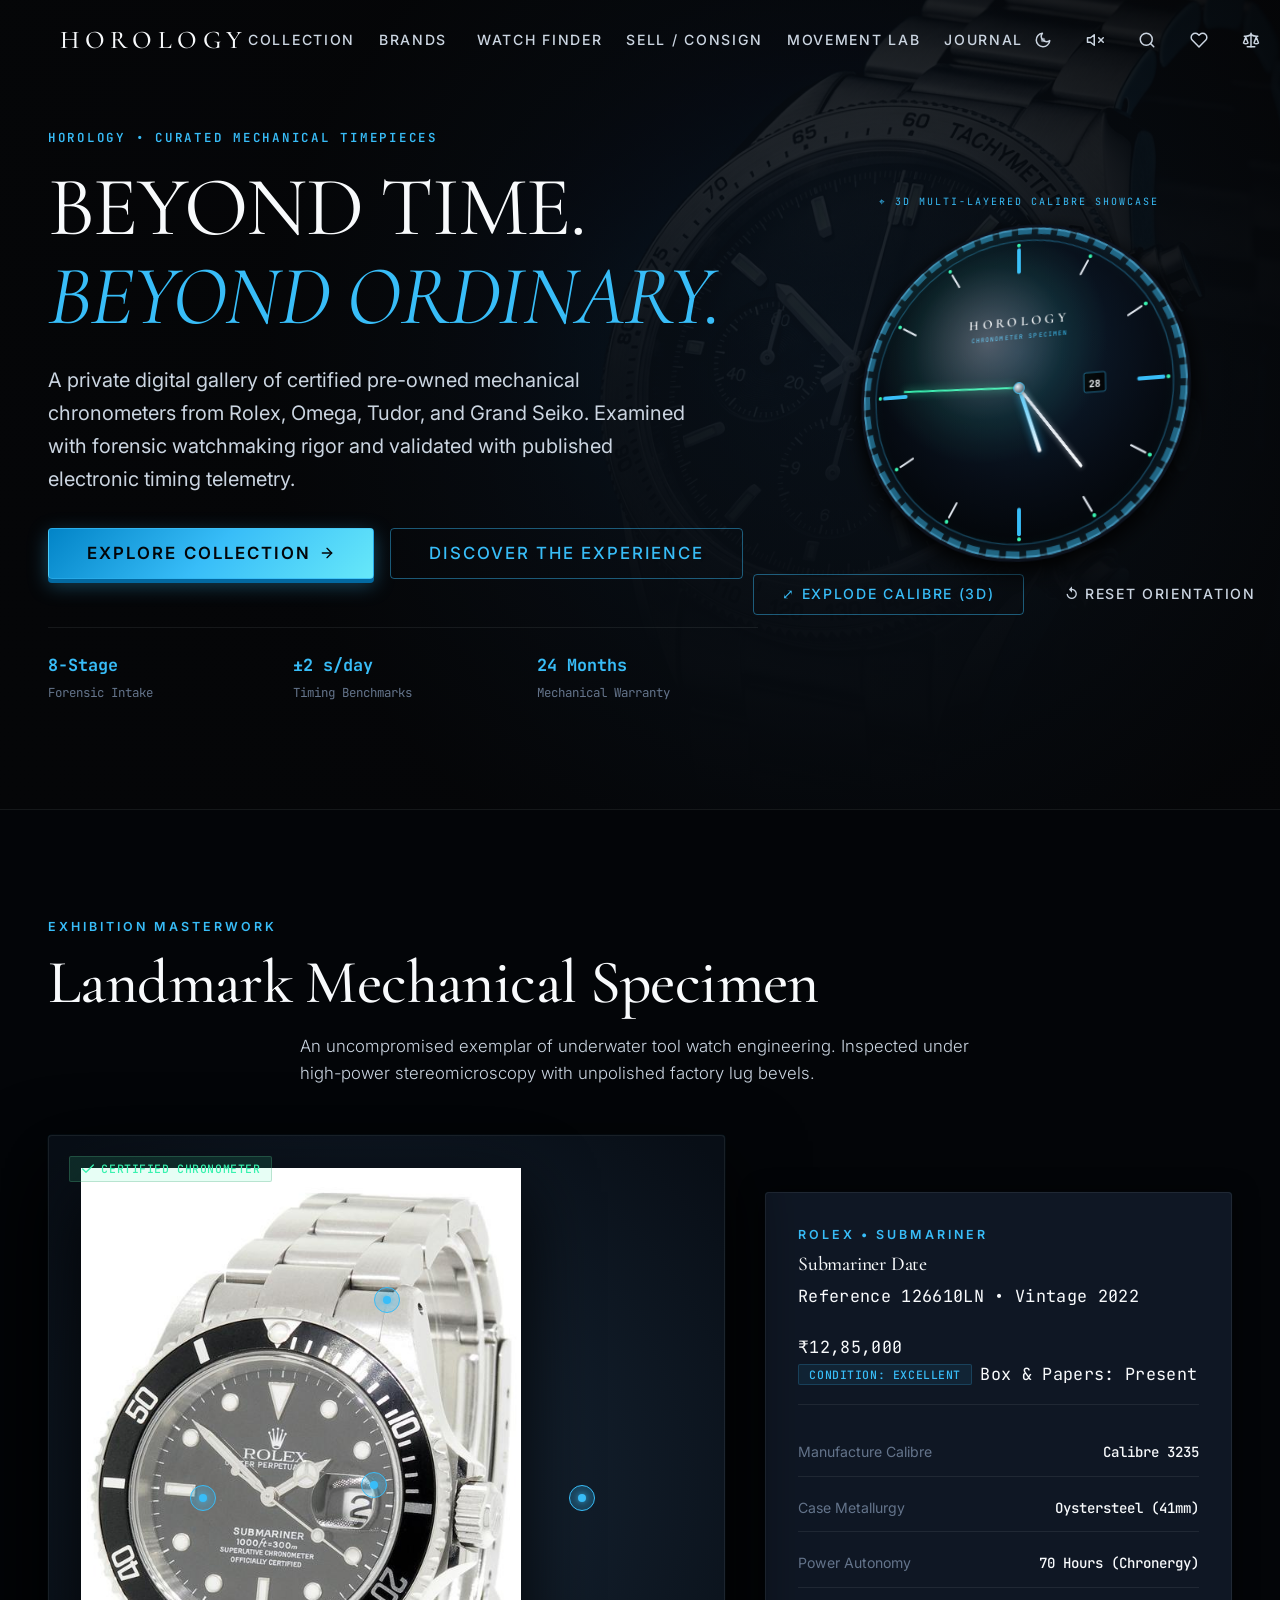
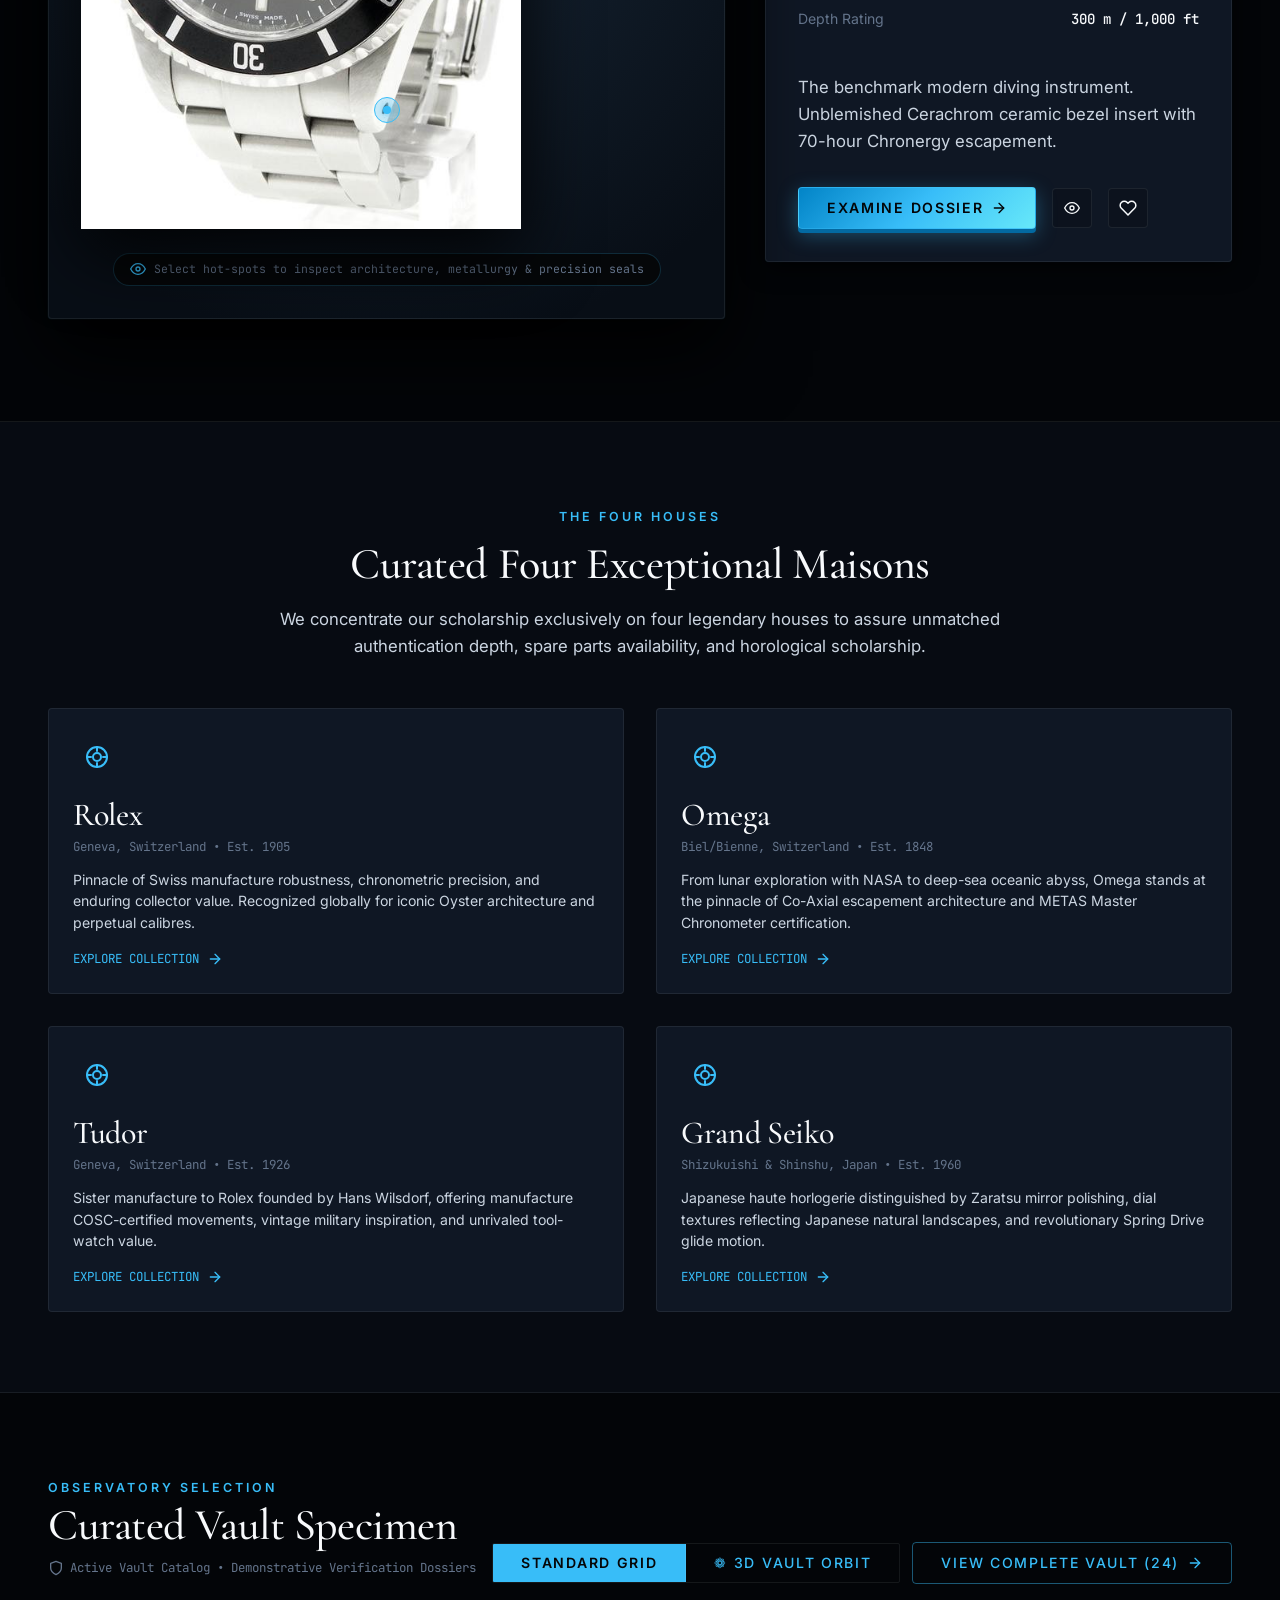
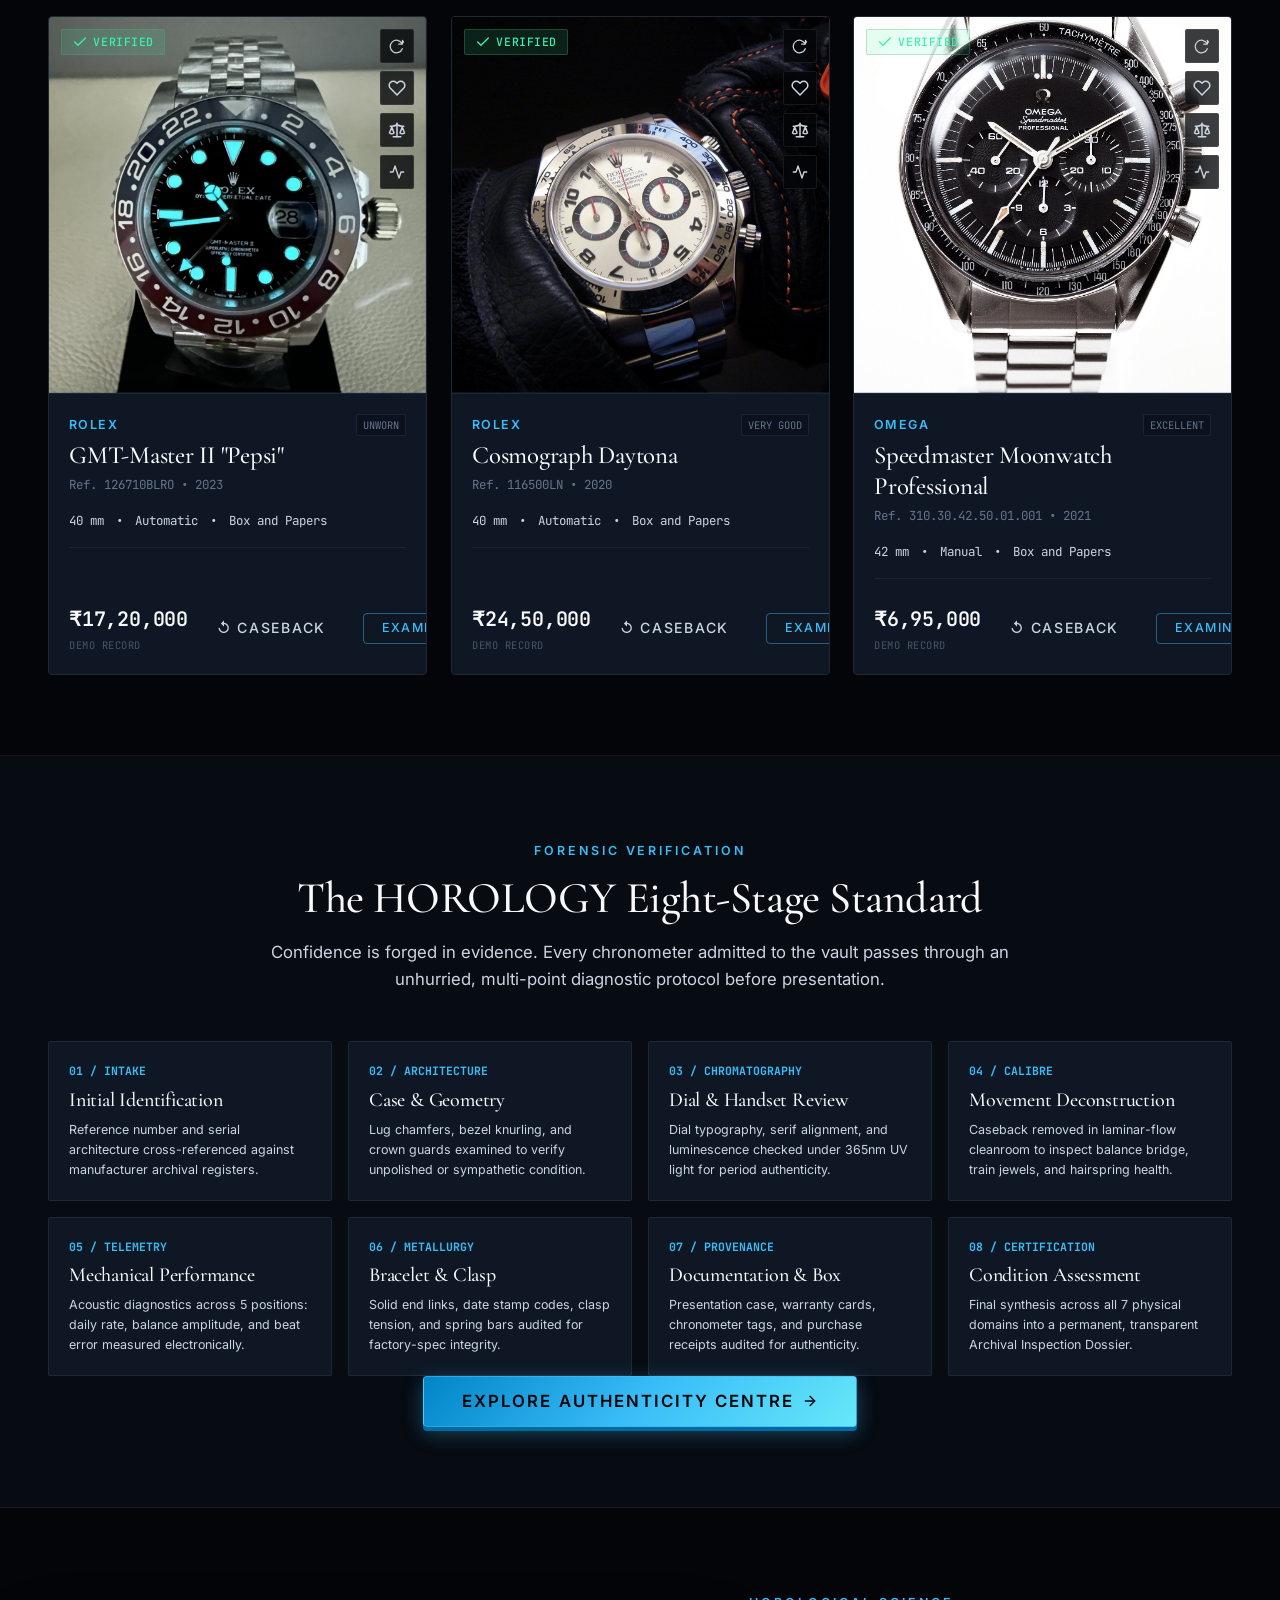
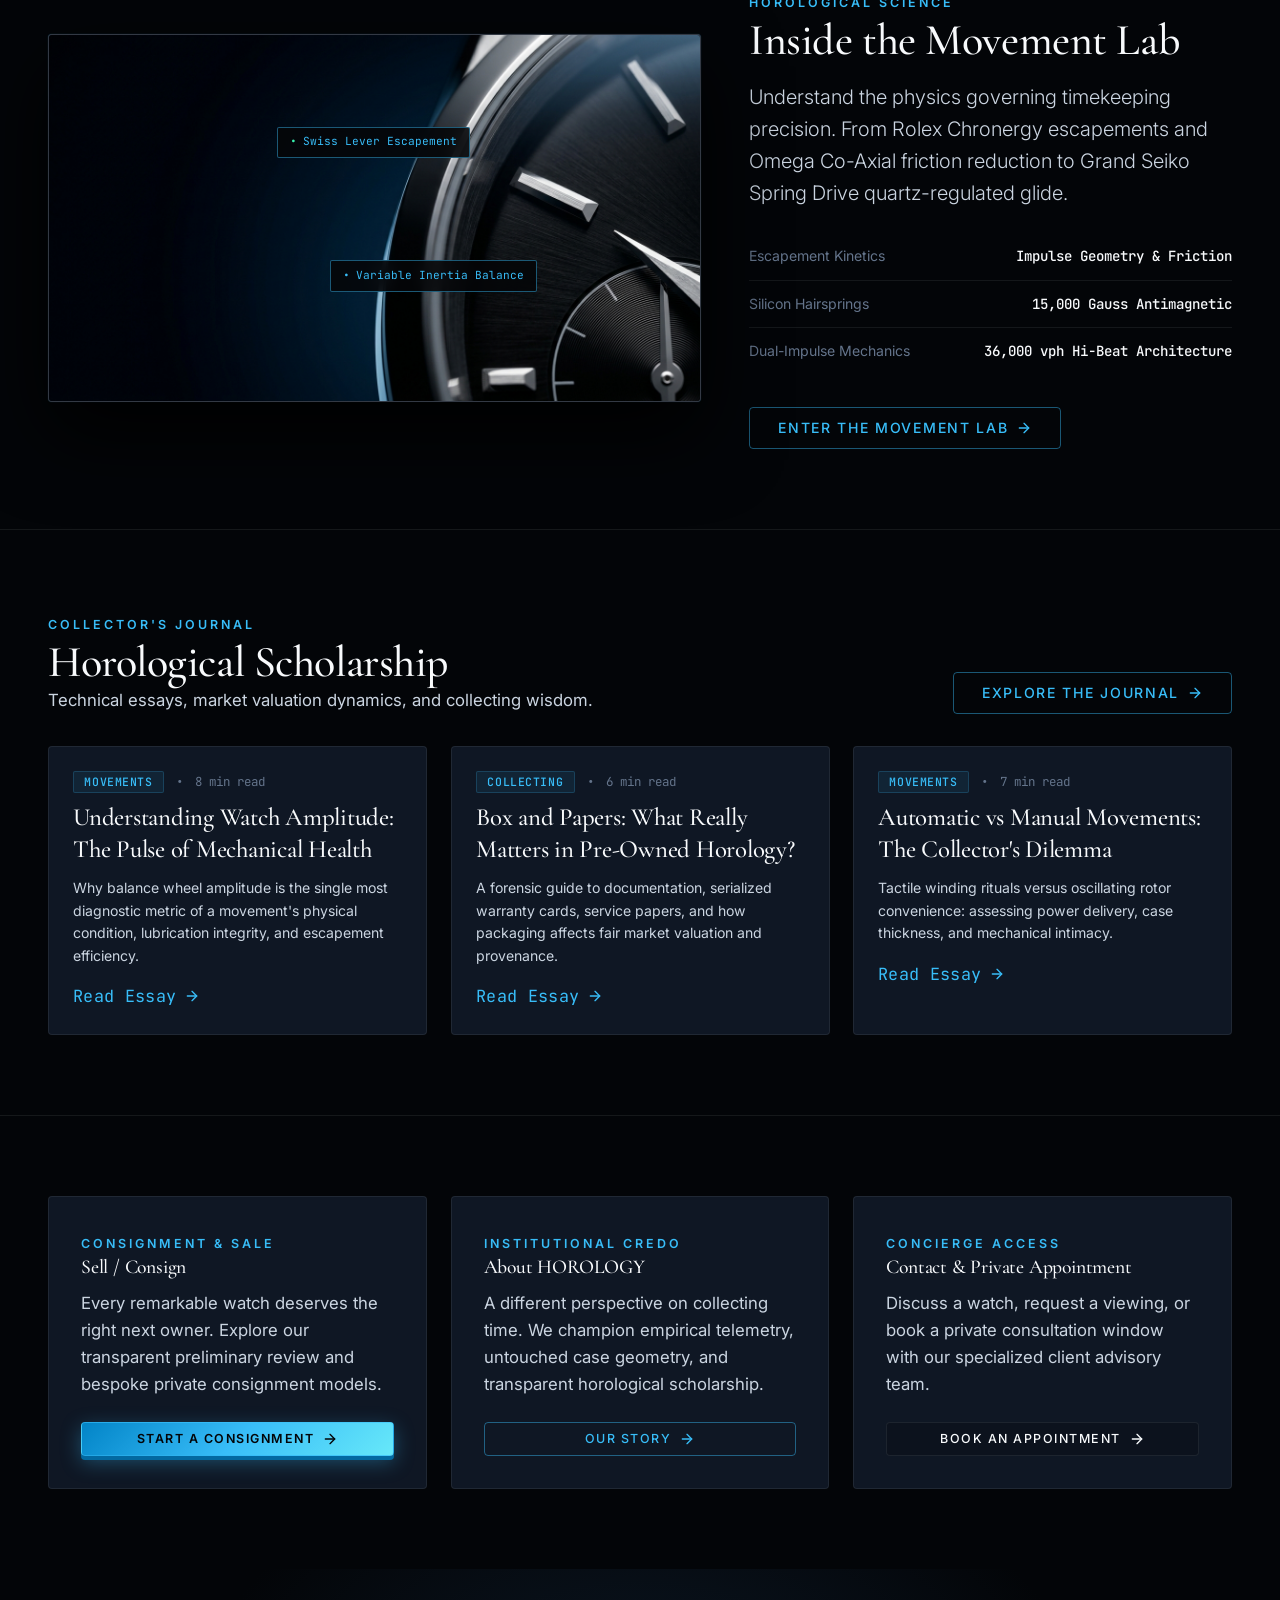
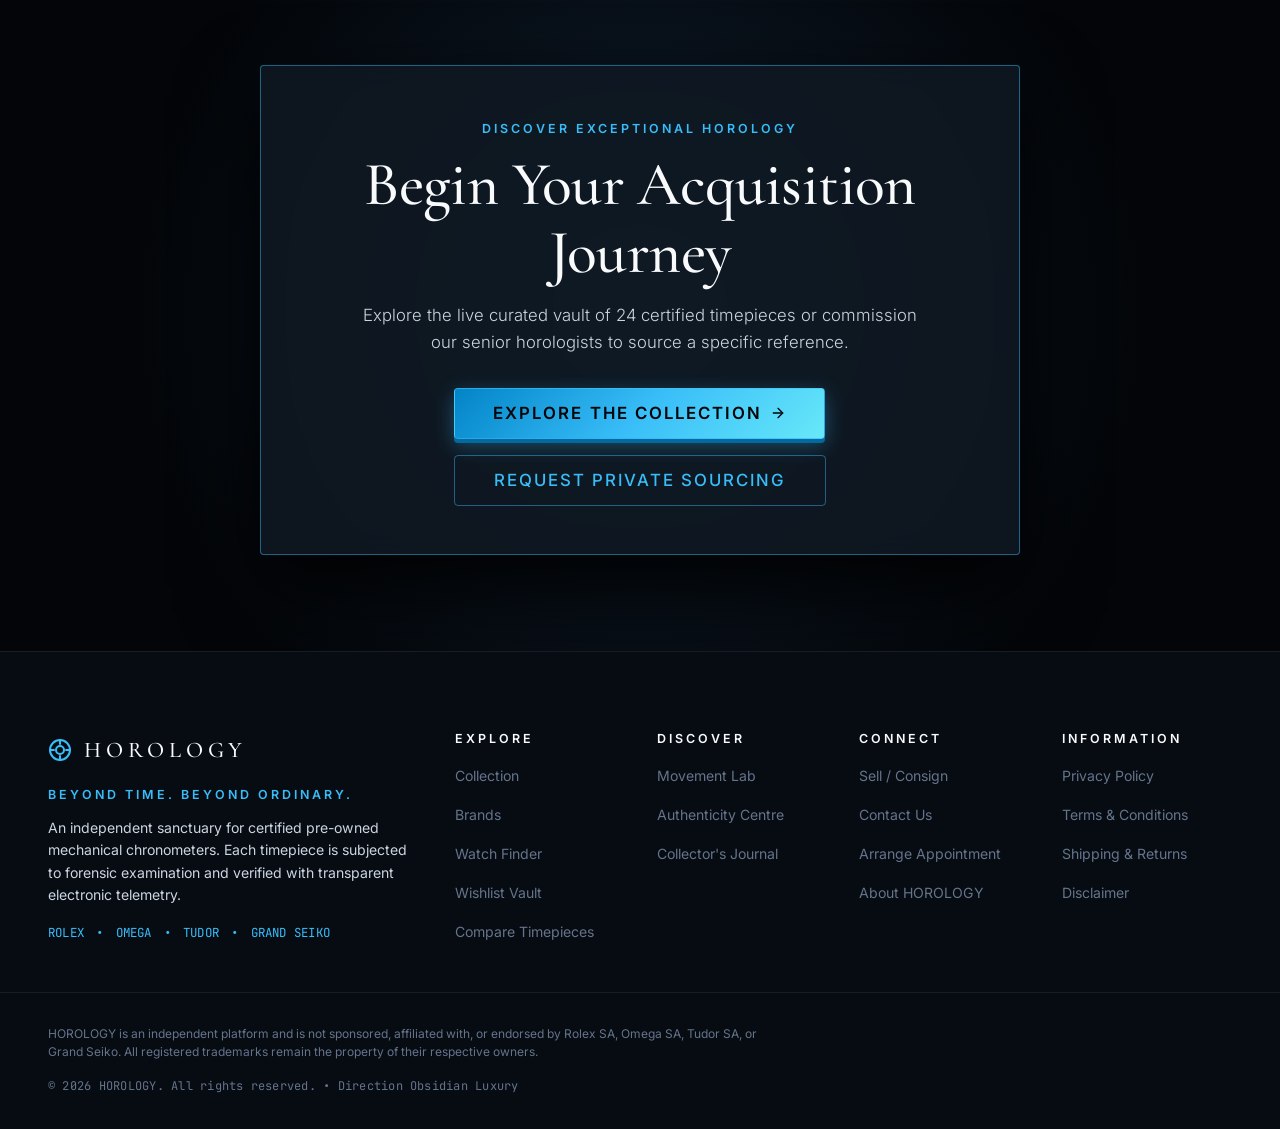
<file: index.html>
<!DOCTYPE html>
<html lang="en">
<head>
  <meta charset="UTF-8">
  <meta name="viewport" content="width=device-width, initial-scale=1.0">
  <title>HOROLOGY — Beyond Time. Beyond Ordinary.</title>
  <meta name="description" content="HOROLOGY: A considered sanctuary of certified pre-owned mechanical chronometers. Verified with forensic horological rigor and transparent timegrapher telemetry.">
  <meta name="theme-color" content="#050608">

  <!-- OpenGraph Metadata -->
  <meta property="og:title" content="HOROLOGY — Beyond Time. Beyond Ordinary.">
  <meta property="og:description" content="Certified luxury mechanical timepieces from Rolex, Omega, Tudor, and Grand Seiko. Forensic authentication & archival dossiers.">
  <meta property="og:type" content="website">
  <meta property="og:image" content="./assets/images/og/og-card-1200x630.png">

  <!-- Favicon SVG (Obsidian Luxury Balance Wheel Emblem) -->
  <link rel="icon" type="image/svg+xml" href="data:image/svg+xml,<svg xmlns='http://www.w3.org/2000/svg' viewBox='0 0 32 32'><rect width='32' height='32' fill='%23050608' rx='4'/><circle cx='16' cy='16' r='10' fill='none' stroke='%23D4AF37' stroke-width='2'/><circle cx='16' cy='16' r='3' fill='%23D4AF37'/><line x1='16' y1='6' x2='16' y2='10' stroke='%23D4AF37' stroke-width='2'/><line x1='16' y1='22' x2='16' y2='26' stroke='%23D4AF37' stroke-width='2'/><line x1='6' y1='16' x2='10' y2='16' stroke='%23D4AF37' stroke-width='2'/><line x1='22' y1='16' x2='26' y2='16' stroke='%23D4AF37' stroke-width='2'/></svg>">

  <!-- Google Fonts (Editorial Serif + Technical Sans + Chronometer Mono) -->
  <link rel="preconnect" href="https://fonts.googleapis.com">
  <link rel="preconnect" href="https://fonts.gstatic.com" crossorigin>
  <link href="https://fonts.googleapis.com/css2?family=Cormorant+Garamond:ital,wght@0,400;0,500;0,600;1,400;1,600&family=Inter:wght@300;400;500;600;700&family=JetBrains+Mono:wght@400;500;600&display=swap" rel="stylesheet">

  <!-- Cascade Layered Modular Stylesheets (Direction Obsidian Luxury) -->
  <link rel="stylesheet" href="./css/tokens.css">
  <link rel="stylesheet" href="./css/reset.css">
  <link rel="stylesheet" href="./css/typography.css">
  <link rel="stylesheet" href="./css/global.css">
  <link rel="stylesheet" href="./css/layout.css">
  <link rel="stylesheet" href="./css/components.css">
  <link rel="stylesheet" href="./css/home.css">
  <link rel="stylesheet" href="./css/marketplace.css">
  <link rel="stylesheet" href="./css/watch-detail.css">
  <link rel="stylesheet" href="./css/inspection-dossier.css">
  <link rel="stylesheet" href="./css/collector-tools.css">
  <link rel="stylesheet" href="./css/business-forms.css">
  <link rel="stylesheet" href="./css/navigation.css">
  <link rel="stylesheet" href="./css/animations.css">
  <link rel="stylesheet" href="./css/responsive.css">
  <link rel="stylesheet" href="./css/print.css">
</head>
<body class="site-wrapper">
  <!-- Accessibility Skip-to-Content Link -->
  <a href="#app" class="sr-only">Skip to main content</a>

  <!-- Application Initialization Loader (Fades out when router mounts) -->
  <div id="appLoader" class="app-loader" role="status" aria-live="polite" aria-label="Loading HOROLOGY">
    <div class="app-loader-content">
      <div class="brand-wordmark mb-3 animate-pulse" style="font-size: 2.2rem; justify-content: center;">
        <span style="color: var(--accent-primary); margin-right: 8px;">⌖</span>
        <span>HOROLOGY</span>
      </div>
      <p class="body-muted font-mono" style="font-size: var(--text-xs); letter-spacing: 0.15em; text-transform: uppercase;">
        Beyond Time. Beyond Ordinary.
      </p>
      <div id="loaderStatus" class="font-mono text-2xs" style="color: var(--text-muted); margin-top: 16px; min-height: 18px; font-size: 11px;">
        Initializing Observatory...
      </div>
      <div id="loaderRecovery" style="display: none; margin-top: 20px;">
        <p id="loaderErrorMessage" style="color: var(--accent-primary); font-size: 12px; font-family: var(--font-mono); margin-bottom: 14px; line-height: 1.5;">
          Initialization timeout. Click below to proceed.
        </p>
        <div style="display: flex; gap: 8px; justify-content: center; flex-wrap: wrap;">
          <button type="button" class="btn btn-primary btn-sm" id="btnForceDismissLoader" style="font-size: 11px;">
            Enter Observatory
          </button>
          <button type="button" class="btn btn-outline btn-sm" onclick="window.location.reload()" style="font-size: 11px;">
            Reload Page
          </button>
        </div>
      </div>
    </div>
  </div>

  <!-- Global Persistent Header Mount -->
  <header id="siteHeader" class="site-header" role="banner"></header>

  <!-- Global Search Overlay Portal -->
  <div id="searchOverlay" class="search-overlay"></div>

  <!-- Mobile Drawer Navigation Portal -->
  <div id="mobileDrawer" class="mobile-drawer"></div>

  <!-- Main View Container (Client Hash Router Mount) -->
  <main id="app" class="site-main" role="main" tabindex="-1"></main>

  <!-- Global Persistent Footer Mount -->
  <footer id="siteFooter" class="site-footer" role="contentinfo"></footer>

  <!-- Modal Dialog Portal -->
  <div id="modalPortal" class="modal-portal"></div>

  <!-- Accessible Toast Notification Region -->
  <div id="toastRegion" class="toast-container" aria-live="polite" aria-atomic="true"></div>

  <!-- Non-Module Inline Guardian Script (Guarantees Loader Dismissal & Diagnostics Even on Network/CORS Issues) -->
  <script>
    (function() {
      // Diagnostic check: running directly from file:// protocol
      if (window.location.protocol === 'file:') {
        var statusEl = document.getElementById('loaderStatus');
        var recoveryEl = document.getElementById('loaderRecovery');
        var errorMsg = document.getElementById('loaderErrorMessage');
        if (statusEl) statusEl.textContent = 'Local File Protocol Detected';
        if (errorMsg) {
          errorMsg.innerHTML = 'Browsers block JavaScript ES modules on <code>file:///</code> URLs.<br>Please open via a local server (e.g. <code>powershell -File .\\scratch\\server.ps1</code> or <code>npx serve</code>) or GitHub Pages.';
        }
        if (recoveryEl) recoveryEl.style.display = 'block';
      }

      // Safety timeout: If app hasn't signaled ready within 3.5s, surface recovery options
      setTimeout(function() {
        if (!window.__HOROLOGY_READY__) {
          var recoveryEl = document.getElementById('loaderRecovery');
          var statusEl = document.getElementById('loaderStatus');
          if (statusEl) statusEl.textContent = 'Initialization Timeout';
          if (recoveryEl) recoveryEl.style.display = 'block';
        }
      }, 3500);

      // Force Dismiss Button
      var forceBtn = document.getElementById('btnForceDismissLoader');
      if (forceBtn) {
        forceBtn.addEventListener('click', function() {
          var loader = document.getElementById('appLoader');
          if (loader) {
            loader.classList.add('app-loader-hidden');
            setTimeout(function() { loader.style.display = 'none'; }, 350);
          }
        });
      }
    })();
  </script>

  <!-- ES Module Application Bootstrap -->
  <script type="module" src="./js/app.js"></script>
</body>
</html>
</file>
<file: css/tokens.css>
/**
 * HOROLOGY — Design Tokens
 * Direction: OBSIDIAN TITANIUM & ICE CYAN EDITION (Strict Luxury Horology)
 * Ultra-Smooth Tactile Precision & Spatial Architecture
 * STRICTLY NO GOLD
 */

:root {
  /* =========================================================================
     1. SURFACES & FOUNDATION (Pitch Obsidian, Deep Basalt & Titanium Slate)
     ========================================================================= */
  --bg-primary: #030508;          /* Pure Pitch Obsidian Canvas */
  --bg-secondary: #070B12;        /* Deep Basalt Slate */
  --bg-surface: #0C121D;          /* Elevated Titanium Surface */
  --bg-card: #0F1724;             /* Specimen Stage / Card Base */
  --bg-inset: #05080E;            /* Inset Recessed Surface */
  --bg-surface-hover: #141F30;    /* Interactive Surface Lift */
  --bg-surface-active: #19283D;   /* Interactive Depressed State */
  --bg-overlay: rgba(3, 5, 8, 0.88);
  --bg-overlay-heavy: rgba(3, 5, 8, 0.96);
  --bg-glass: rgba(11, 18, 29, 0.88);
  --bg-glass-subtle: rgba(15, 23, 36, 0.70);

  /* =========================================================================
     2. TECHNICAL METALLIC ACCENTS (Brushed Platinum, Titanium, Ice Cyan & Lume)
     STRICTLY NO GOLD
     ========================================================================= */
  --accent-primary: #38BDF8;       /* Electric Ice Cyan — Primary Technical Accent */
  --accent-cyan: #38BDF8;          /* Canonical Ice Cyan */
  --accent-secondary: #E2E8F0;     /* Brushed Platinum / Titanium */
  --accent-platinum: #E2E8F0;      /* Canonical Brushed Platinum */
  --accent-lume: #38F2AF;          /* Super-LumiNova Precision Cyan-Green */
  --accent-steel: #94A3B8;         /* Polished Surgical Steel */
  --accent-subtle: rgba(56, 189, 248, 0.12); /* Subtle Ice Cyan Wash */
  --accent-hover: #67E8F9;         /* Luminous Aqua Cyan Hover */
  --accent-active: #0284C7;        /* Deep Cobalt Blue Pressed */
  --accent-glow: rgba(56, 189, 248, 0.28);
  --accent-petrol: #0B1E32;        /* Deep Petrol Basalt */
  --accent-petrol-glow: rgba(56, 189, 248, 0.15);

  /* Clean Forwarding Aliases (Never Render Gold) */
  --accent-gold: #38BDF8;          /* Remapped to Ice Cyan */
  --accent-rosegold: #E2E8F0;      /* Remapped to Brushed Platinum */
  --accent-gilt: #94A3B8;          /* Remapped to Polished Steel */

  /* =========================================================================
     3. TYPOGRAPHY COLORS (Pure White Alabaster, Icy Slate & Super-LumiNova)
     ========================================================================= */
  --text-primary: #F8FAFC;         /* Pure Crisp Alabaster White — Headings */
  --text-secondary: #CBD5E1;       /* Icy Titanium Slate — High Legibility */
  --text-body: #94A3B8;            /* Calm Cool Steel Body */
  --text-muted: #64748B;           /* Neutral Technical Metadata */
  --text-dim: #475569;             /* Hairline Sub-Markings & Annotations */
  --text-inverse: #030508;         /* Text on Bright Accents */
  --text-accent: #38BDF8;          /* Technical Ice Cyan Callouts */
  --text-cyan: #38BDF8;            /* Canonical Ice Cyan */
  --text-platinum: #E2E8F0;        /* Brushed Platinum Heading Accent */
  --text-lume: #38F2AF;            /* Super-LumiNova Precision Accent */
  --text-gold: #38BDF8;            /* Remapped from Gold to Technical Ice Cyan */
  --text-gilt: #E2E8F0;            /* Remapped from Gilt to Platinum */
  --text-rosegold: #CBD5E1;        /* Remapped from Rosegold to Titanium */

  /* =========================================================================
     4. BORDERS & FINE RULED SEPARATORS (Titanium Hairlines & Cyan Beams)
     ========================================================================= */
  --border-subtle: rgba(226, 232, 240, 0.08); /* Minimal Titanium Hairline */
  --border-strong: rgba(226, 232, 240, 0.18); /* Defined Titanium Perimeter */
  --border-hairline: rgba(56, 189, 248, 0.20); /* Cyan Hairline Accent */
  --border-accent: rgba(56, 189, 248, 0.45);   /* Electric Cyan Border */
  --border-platinum: rgba(226, 232, 240, 0.35); /* Brushed Platinum Border */
  --border-rosegold: rgba(226, 232, 240, 0.20);

  /* =========================================================================
     5. STATUS & VERIFICATION SEMANTICS
     ========================================================================= */
  --status-verified: #38F2AF;       /* Super-LumiNova Green-Cyan */
  --status-verified-bg: rgba(56, 242, 175, 0.12);
  --status-reserved: #38BDF8;       /* Electric Ice Reserved */
  --status-reserved-bg: rgba(56, 189, 248, 0.12);
  --status-archived: #64748B;
  --status-archived-bg: rgba(100, 116, 139, 0.12);
  --status-danger: #F43F5E;
  --status-danger-bg: rgba(244, 63, 94, 0.12);

  /* =========================================================================
     6. ATMOSPHERIC GRADIENTS & SAPPHIRE SPECULAR REFLECTIONS
     ========================================================================= */
  --gradient-obsidian-hero: radial-gradient(130% 90% at 50% -10%, #0B192A 0%, #030508 85%);
  --gradient-card-vignette: radial-gradient(circle at 50% 35%, rgba(20, 32, 48, 0.45) 0%, #0C121D 100%);
  --gradient-cyan-sheen: linear-gradient(135deg, rgba(56, 189, 248, 0.16) 0%, rgba(226, 232, 240, 0.05) 60%, transparent 100%);
  --gradient-sapphire: linear-gradient(115deg, transparent 20%, rgba(255, 255, 255, 0.12) 45%, rgba(56, 189, 248, 0.20) 50%, transparent 60%);
  --gradient-cyan-button: linear-gradient(135deg, #0284C7 0%, #38BDF8 50%, #67E8F9 100%);
  --gradient-platinum-button: linear-gradient(135deg, #F8FAFC 0%, #E2E8F0 50%, #CBD5E1 100%);
  --gradient-titanium-button: linear-gradient(135deg, #1E293B 0%, #0F172A 100%);
  --gradient-gold-sheen: var(--gradient-cyan-sheen);
  --gradient-gold-button: var(--gradient-cyan-button);

  /* =========================================================================
     7. TYPOGRAPHY STACKS & SCALES
     ========================================================================= */
  --font-serif: 'Cormorant Garamond', 'Instrument Serif', 'Times New Roman', Georgia, serif;
  --font-sans: 'Inter', 'Plus Jakarta Sans', -apple-system, BlinkMacSystemFont, 'Segoe UI', Roboto, sans-serif;
  --font-mono: 'JetBrains Mono', 'Space Mono', 'SF Mono', Menlo, Consolas, monospace;

  /* Fluid Typography Scale */
  --text-xs: clamp(0.72rem, 0.68rem + 0.2vw, 0.78rem);
  --text-sm: clamp(0.82rem, 0.78rem + 0.2vw, 0.88rem);
  --text-base: clamp(0.95rem, 0.9rem + 0.25vw, 1.05rem);
  --text-lg: clamp(1.12rem, 1.05rem + 0.35vw, 1.25rem);
  --text-xl: clamp(1.35rem, 1.25rem + 0.5vw, 1.55rem);
  --text-2xl: clamp(1.65rem, 1.5rem + 0.75vw, 2.0rem);
  --text-3xl: clamp(2.1rem, 1.85rem + 1.25vw, 2.75rem);
  --text-4xl: clamp(2.75rem, 2.3rem + 2.25vw, 3.85rem);
  --text-hero: clamp(3.2rem, 2.8rem + 3.2vw, 5.25rem);

  /* Letter Spacing */
  --tracking-tight: -0.02em;
  --tracking-normal: 0em;
  --tracking-wide: 0.05em;
  --tracking-wider: 0.12em;
  --tracking-widest: 0.24em;

  /* =========================================================================
     8. SPACING & CONTAINER SCALES
     ========================================================================= */
  --space-1: 0.25rem;  /* 4px */
  --space-2: 0.5rem;   /* 8px */
  --space-3: 0.75rem;  /* 12px */
  --space-4: 1rem;     /* 16px */
  --space-5: 1.25rem;  /* 20px */
  --space-6: 1.5rem;   /* 24px */
  --space-8: 2rem;     /* 32px */
  --space-10: 2.5rem;  /* 40px */
  --space-12: 3rem;    /* 48px */
  --space-16: 4rem;    /* 64px */
  --space-20: 5rem;    /* 80px */
  --space-24: 6rem;    /* 96px */
  --space-32: 8rem;    /* 128px */
  --space-editorial: clamp(5rem, 8vw, 12rem);

  /* Containers & Layout */
  --container-max: 1320px;
  --container-wide: 1540px;
  --container-narrow: 880px;
  --container-pad: clamp(1.25rem, 4vw, 3rem);

  /* Hairline Radii */
  --radius-xs: 2px;
  --radius-sm: 4px;
  --radius-md: 6px;
  --radius-lg: 8px;
  --radius-full: 9999px;

  /* =========================================================================
     9. ELEVATION, SHADOWS & LUMINESCENCE
     ========================================================================= */
  --shadow-card: 0 4px 24px rgba(0, 0, 0, 0.75), 0 0 1px rgba(56, 189, 248, 0.2);
  --shadow-card-hover: 0 18px 48px rgba(0, 0, 0, 0.9), 0 0 28px rgba(56, 189, 248, 0.25);
  --shadow-dropdown: 0 16px 44px rgba(0, 0, 0, 0.95), 0 0 0 1px var(--border-strong);
  --shadow-modal: 0 32px 80px rgba(0, 0, 0, 0.98), 0 0 1px var(--border-accent);
  --shadow-glow: 0 0 32px var(--accent-glow);
  --shadow-cyan-glow: 0 0 24px rgba(56, 189, 248, 0.45);
  --shadow-platinum-inset: inset 0 1px 0 rgba(255, 255, 255, 0.3);
  --shadow-gold-inset: var(--shadow-platinum-inset);

  /* =========================================================================
     10. MOTION TIMING & SPRINGS (Ultra-Smooth Horological Curves)
     ========================================================================= */
  --transition-fast: 160ms cubic-bezier(0.16, 1, 0.3, 1);
  --transition-base: 280ms cubic-bezier(0.16, 1, 0.3, 1);
  --transition-smooth: 420ms cubic-bezier(0.16, 1, 0.3, 1);
  --transition-slow: 700ms cubic-bezier(0.16, 1, 0.3, 1);
  --transition-drawer: 380ms cubic-bezier(0.2, 0.8, 0.2, 1);
  --ease-out-spring: cubic-bezier(0.16, 1, 0.3, 1);
  --ease-elastic: cubic-bezier(0.34, 1.56, 0.64, 1);

  /* =========================================================================
     11. LAYERING / Z-INDEX
     ========================================================================= */
  --z-base: 1;
  --z-sticky: 50;
  --z-header: 100;
  --z-dropdown: 150;
  --z-drawer: 200;
  --z-overlay: 300;
  --z-modal: 400;
  --z-toast: 500;

  /* =========================================================================
     12. BACKWARD COMPATIBILITY ALIASES (Clean Migration Layer)
     ========================================================================= */
  --color-bg-base: var(--bg-primary);
  --color-bg-surface: var(--bg-secondary);
  --color-bg-card: var(--bg-surface);
  --color-bg-card-hover: var(--bg-surface-hover);
  --color-accent-primary: var(--accent-primary);
  --color-accent-secondary: var(--accent-secondary);
  --color-accent-subtle: var(--accent-subtle);
  --color-text-primary: var(--text-primary);
  --color-text-secondary: var(--text-secondary);
  --color-text-muted: var(--text-muted);
  --color-text-inverse: var(--text-inverse);
  --color-border-default: var(--border-subtle);
  --color-border-hairline: var(--border-subtle);
  --color-status-verified: var(--status-verified);
  --color-status-reserved: var(--status-reserved);
  --gold: var(--accent-primary);
}
</file>
<file: css/typography.css>
/**
 * HOROLOGY — Typography Stylesheet
 * Direction C — Midnight Navy Editorial System
 */

/* Editorial Headings (Cormorant Garamond) */
h1,
h2,
h3,
h4,
h5,
h6,
.font-serif,
.heading-display,
.heading-1,
.heading-2,
.heading-3 {
  font-family: var(--font-serif);
  font-weight: 500;
  line-height: 1.15;
  color: var(--text-primary);
  letter-spacing: -0.01em;
}

.heading-display {
  font-size: var(--text-hero);
  font-weight: 400;
  letter-spacing: -0.02em;
  line-height: 1.05;
}

.heading-1 {
  font-size: var(--text-4xl);
  font-weight: 500;
  line-height: 1.1;
}

.heading-2 {
  font-size: var(--text-3xl);
  font-weight: 500;
  line-height: 1.15;
}

.heading-3 {
  font-size: var(--text-2xl);
  font-weight: 500;
  line-height: 1.25;
}

.heading-4 {
  font-size: var(--text-xl);
  font-weight: 600;
  line-height: 1.3;
}

/* Technical Monospace & Spec Data (JetBrains Mono) */
code,
kbd,
samp,
pre,
.font-mono,
.tabular-spec,
.timegrapher-readout,
.price-display,
.reference-badge,
.badge-mono {
  font-family: var(--font-mono);
  font-feature-settings: 'tnum' on, 'zero' on;
  letter-spacing: 0.02em;
}

/* Small Caps & Editorial Overlines */
.overline,
.section-kicker,
.meta-label {
  font-family: var(--font-sans);
  font-size: var(--text-xs);
  font-weight: 600;
  letter-spacing: var(--tracking-widest);
  text-transform: uppercase;
  color: var(--accent-primary);
  display: inline-block;
}

.brand-wordmark {
  font-family: var(--font-serif);
  font-size: 1.6rem;
  font-weight: 500;
  letter-spacing: 0.22em;
  text-transform: uppercase;
  color: var(--text-primary);
  display: inline-flex;
  align-items: center;
  gap: 0.75rem;
}

.lead-text {
  font-size: var(--text-lg);
  line-height: 1.6;
  color: var(--text-secondary);
  font-weight: 300;
  max-width: 720px;
  margin-left: auto;
  margin-right: auto;
}

.body-muted {
  color: var(--text-secondary);
  opacity: 1;
}

.text-accent,
.text-cyan {
  color: var(--accent-primary);
}

.text-platinum {
  color: var(--accent-secondary);
}

.text-lume {
  color: var(--accent-lume);
}

.text-verified {
  color: var(--status-verified);
}

.text-gold {
  color: var(--accent-primary); /* Remapped from gold to technical ice cyan */
}

.text-center {
  text-align: center;
}

.text-right {
  text-align: right;
}

.text-left {
  text-align: left;
}
</file>
<file: css/global.css>
﻿/**
 * HOROLOGY — Global Canvas & Utility Stylesheet
 * Direction: OBSIDIAN LUXURY EDITION (Phase 08)
 * Atmospheric Vignettes, Sapphire Crystal Refraction, Structural Rhythms
 */

body.site-wrapper {
  background-color: var(--bg-primary);
  color: var(--text-primary);
  display: flex;
  flex-direction: column;
  min-height: 100vh;
  position: relative;
  overflow-x: hidden;
}

.site-main {
  flex: 1 0 auto;
  position: relative;
  width: 100%;
  max-width: 100%;
  box-sizing: border-box;
  padding-top: 110px; /* Clearance for fixed navbar (80px) + 30px breathing room */
}

/* Homepage has its own full-bleed hero that integrates underneath the transparent header */
.site-main:has(.homepage-view),
.site-main.is-homepage {
  padding-top: 0;
}

/* Custom Luxury Scrollbars (Obsidian / Ice Cyan) */
::-webkit-scrollbar {
  width: 7px;
  height: 7px;
}

::-webkit-scrollbar-track {
  background: var(--bg-primary);
}

::-webkit-scrollbar-thumb {
  background: var(--border-subtle);
  border-radius: var(--radius-xs);
  border: 1px solid var(--bg-primary);
}

::-webkit-scrollbar-thumb:hover {
  background: var(--accent-primary);
}

/* Luxury Hairline Dividers */
.divider-subtle {
  height: 1px;
  background-color: var(--border-subtle);
  border: none;
  margin: var(--space-8) 0;
  width: 100%;
}

.divider-accent {
  height: 1px;
  background: linear-gradient(90deg, transparent, var(--accent-primary), transparent);
  border: none;
  margin: var(--space-8) 0;
  width: 100%;
  opacity: 0.7;
}

.divider-hairline {
  height: 1px;
  background-color: var(--border-hairline);
  border: none;
  margin: var(--space-6) 0;
  width: 100%;
}

/* Atmospheric Background Gradients */
.bg-deep {
  background-color: var(--bg-primary);
}

.bg-surface {
  background-color: var(--bg-surface);
}

.bg-secondary {
  background-color: var(--bg-secondary);
}

.bg-card {
  background-color: var(--bg-card);
}

.bg-inset {
  background-color: var(--bg-inset);
}

.bg-gradient-radial {
  background: radial-gradient(ellipse at 50% 15%, #0F1E2E 0%, var(--bg-primary) 80%);
}

.bg-gradient-hero {
  background: linear-gradient(180deg, rgba(5, 6, 8, 0.45) 0%, rgba(5, 6, 8, 0.96) 100%);
}

.bg-gradient-petrol {
  background: radial-gradient(100% 80% at 50% 0%, #0E1B28 0%, var(--bg-primary) 100%);
}

.bg-gradient-vignette {
  background: radial-gradient(circle at 50% 50%, transparent 40%, rgba(5, 6, 8, 0.85) 100%);
}

/* Section Spacing — High-End Editorial Hierarchy */
.section-spacer {
  padding-top: var(--space-20);
  padding-bottom: var(--space-20);
}

.section-spacer-sm {
  padding-top: var(--space-12);
  padding-bottom: var(--space-12);
}

.section-spacer-lg {
  padding-top: var(--space-24);
  padding-bottom: var(--space-24);
}

.section-spacer-editorial {
  padding-top: var(--space-editorial);
  padding-bottom: var(--space-editorial);
}

/* Flex Utilities */
.flex { display: flex; }
.inline-flex { display: inline-flex; }
.flex-col { flex-direction: column; }
.items-center { align-items: center; }
.items-start { align-items: flex-start; }
.items-end { align-items: flex-end; }
.justify-between { justify-content: space-between; }
.justify-center { justify-content: center; }
.justify-end { justify-content: flex-end; }
.flex-wrap { flex-wrap: wrap; }
.gap-1 { gap: var(--space-1); }
.gap-2 { gap: var(--space-2); }
.gap-3 { gap: var(--space-3); }
.gap-4 { gap: var(--space-4); }
.gap-6 { gap: var(--space-6); }
.gap-8 { gap: var(--space-8); }
.gap-12 { gap: var(--space-12); }

/* Grid & Positioning Helpers */
.grid { display: grid; }
.w-full { width: 100%; }
.min-w-0 { min-width: 0; }
.max-w-narrow { max-width: var(--container-narrow); margin-left: auto; margin-right: auto; }
.mx-auto { margin-left: auto; margin-right: auto; }
.relative { position: relative; }
.absolute { position: absolute; }
.overflow-hidden { overflow: hidden; }
.z-10 { position: relative; z-index: 10; }
.z-20 { position: relative; z-index: 20; }
.text-center { text-align: center; }
.text-left { text-align: left; }
.text-right { text-align: right; }
.block { display: block; }
.hidden { display: none; }

/* Spacing Helpers */
.p-8 { padding: var(--space-8); }
.p-6 { padding: var(--space-6); }
.p-5 { padding: var(--space-5); }
.p-4 { padding: var(--space-4); }
.p-3 { padding: var(--space-3); }
.p-2 { padding: var(--space-2); }
.py-2 { padding-top: var(--space-2); padding-bottom: var(--space-2); }
.py-3 { padding-top: var(--space-3); padding-bottom: var(--space-3); }
.py-4 { padding-top: var(--space-4); padding-bottom: var(--space-4); }
.pt-4 { padding-top: var(--space-4); }
.mt-4 { margin-top: var(--space-4); }
.mb-12 { margin-bottom: var(--space-12); }
.mb-10 { margin-bottom: var(--space-10); }
.mb-8 { margin-bottom: var(--space-8); }
.mb-6 { margin-bottom: var(--space-6); }
.mb-4 { margin-bottom: var(--space-4); }
.mb-3 { margin-bottom: var(--space-3); }
.mb-2 { margin-bottom: var(--space-2); }
.mb-1 { margin-bottom: var(--space-1); }

/* Borders & Dividers */
.border { border: 1px solid var(--border-subtle); }
.border-top { border-top: 1px solid var(--border-subtle); }

/* Image Framing & Ratio */
.aspect-16-9 { aspect-ratio: 16 / 9; }
.aspect-4-3 { aspect-ratio: 4 / 3; }
.aspect-1-1 { aspect-ratio: 1 / 1; }
.aspect-3-4 { aspect-ratio: 3 / 4; }
.object-cover { object-fit: cover; }
.object-contain { object-fit: contain; }

/* Section Header Motif */
.section-header {
  margin-bottom: var(--space-12);
}
.section-header.text-center {
  margin-left: auto;
  margin-right: auto;
  max-width: 760px;
}
.section-header .section-kicker {
  margin-bottom: var(--space-3);
}
.section-header h2 {
  margin-bottom: var(--space-4);
}
.section-header p {
  color: var(--text-secondary);
  font-size: var(--text-base);
  line-height: 1.6;
}

/* =========================================================================
   SAPPHIRE REFRACTION SPECULAR EFFECT (Phase 08 Micro-Interaction)
   ========================================================================= */
.sapphire-refraction {
  position: relative;
  overflow: hidden;
}

.sapphire-refraction::after {
  content: '';
  position: absolute;
  top: -50%;
  left: -50%;
  width: 200%;
  height: 200%;
  background: linear-gradient(
    115deg,
    transparent 35%,
    rgba(255, 255, 255, 0.04) 46%,
    rgba(56, 189, 248, 0.12) 50%,
    rgba(255, 255, 255, 0.04) 54%,
    transparent 65%
  );
  transform: translateX(-100%) rotate(25deg);
  pointer-events: none;
  transition: transform 900ms cubic-bezier(0.16, 1, 0.3, 1);
  opacity: 0;
  z-index: 2;
}

.sapphire-refraction:hover::after {
  transform: translateX(100%) rotate(25deg);
  opacity: 1;
}

@media (prefers-reduced-motion: reduce) {
  .sapphire-refraction::after {
    display: none;
  }
}

/* =========================================================================
   APPLICATION LOADING & LIFECYCLE OVERLAY
   ========================================================================= */
.app-loader {
  position: fixed;
  inset: 0;
  z-index: 99999;
  background-color: #050608;
  background-image: 
    radial-gradient(ellipse 80% 50% at 50% -20%, rgba(56, 189, 248, 0.08), transparent 70%),
    radial-gradient(circle 600px at 100% 40%, rgba(27, 52, 75, 0.3), transparent),
    radial-gradient(circle 500px at 0% 80%, rgba(16, 25, 35, 0.4), transparent);
  display: flex;
  align-items: center;
  justify-content: center;
  flex-direction: column;
  padding: 24px;
  transition: opacity 0.35s cubic-bezier(0.16, 1, 0.3, 1), visibility 0.35s ease;
  opacity: 1;
  visibility: visible;
}

.app-loader.app-loader-hidden {
  opacity: 0;
  visibility: hidden;
  pointer-events: none;
}

.app-loader-content {
  text-align: center;
  max-width: 480px;
}
</file>
<file: css/layout.css>
/**
 * HOROLOGY — Layout & Grid Stylesheet
 * 12-Column Responsive Layout & Container Rhythm
 */

.container {
  width: 100%;
  max-width: var(--container-max);
  margin-left: auto;
  margin-right: auto;
  padding-left: var(--container-pad);
  padding-right: var(--container-pad);
  box-sizing: border-box;
}

.container-wide {
  width: 100%;
  max-width: var(--container-wide);
  margin-left: auto;
  margin-right: auto;
  padding-left: var(--container-pad);
  padding-right: var(--container-pad);
  box-sizing: border-box;
}

.container-narrow {
  width: 100%;
  max-width: var(--container-narrow);
  margin-left: auto;
  margin-right: auto;
  padding-left: var(--container-pad);
  padding-right: var(--container-pad);
  box-sizing: border-box;
}

.container-fluid {
  width: 100%;
  padding-left: var(--container-pad);
  padding-right: var(--container-pad);
  box-sizing: border-box;
}

/* 12-Column Fluid Grid System */
.grid-12 {
  display: grid;
  grid-template-columns: repeat(12, minmax(0, 1fr));
  gap: var(--space-6);
  width: 100%;
  max-width: 100%;
  box-sizing: border-box;
}

.col-span-12 { grid-column: span 12 / span 12; min-width: 0; max-width: 100%; box-sizing: border-box; }
.col-span-8  { grid-column: span 8 / span 12; min-width: 0; max-width: 100%; box-sizing: border-box; }
.col-span-7  { grid-column: span 7 / span 12; min-width: 0; max-width: 100%; box-sizing: border-box; }
.col-span-6  { grid-column: span 6 / span 12; min-width: 0; max-width: 100%; box-sizing: border-box; }
.col-span-5  { grid-column: span 5 / span 12; min-width: 0; max-width: 100%; box-sizing: border-box; }
.col-span-4  { grid-column: span 4 / span 12; min-width: 0; max-width: 100%; box-sizing: border-box; }
.col-span-3  { grid-column: span 3 / span 12; min-width: 0; max-width: 100%; box-sizing: border-box; }

/* Grid Presets */
.grid-3 {
  display: grid;
  grid-template-columns: repeat(3, minmax(0, 1fr));
  gap: var(--space-4);
  width: 100%;
  box-sizing: border-box;
}

.grid-2 {
  display: grid;
  grid-template-columns: repeat(2, minmax(0, 1fr));
  gap: var(--space-6);
  width: 100%;
  box-sizing: border-box;
}

/* Dedicated Grid Presets */
.watch-grid {
  display: grid;
  grid-template-columns: repeat(auto-fill, minmax(280px, 1fr));
  gap: var(--space-6);
  width: 100%;
  box-sizing: border-box;
}

.brand-grid {
  display: grid;
  grid-template-columns: repeat(auto-fill, minmax(260px, 1fr));
  gap: var(--space-6);
  width: 100%;
  box-sizing: border-box;
}

.feature-grid {
  display: grid;
  grid-template-columns: repeat(auto-fit, minmax(240px, 1fr));
  gap: var(--space-6);
  width: 100%;
  box-sizing: border-box;
}

.feature-grid > * {
  min-width: 0;
  max-width: 100%;
  box-sizing: border-box;
}

.journal-grid {
  display: grid;
  grid-template-columns: repeat(auto-fill, minmax(320px, 1fr));
  gap: var(--space-8);
  width: 100%;
  box-sizing: border-box;
}

.journal-grid > * {
  min-width: 0;
  max-width: 100%;
  box-sizing: border-box;
}

/* Catalog Sidebar + Listing Layout */
.catalog-layout {
  display: grid;
  grid-template-columns: 280px 1fr;
  gap: var(--space-8);
  align-items: start;
  width: 100%;
  box-sizing: border-box;
}

/* Two-Column Editorial Layout */
.two-column-split {
  display: grid;
  grid-template-columns: 1fr 1fr;
  gap: var(--space-12);
  align-items: center;
  width: 100%;
  box-sizing: border-box;
}

.two-column-split > * {
  min-width: 0;
  max-width: 100%;
  box-sizing: border-box;
}

.watch-detail-layout {
  display: grid;
  grid-template-columns: 1.15fr 0.85fr;
  gap: var(--space-12);
  align-items: start;
  width: 100%;
  box-sizing: border-box;
}

.watch-detail-layout > * {
  min-width: 0;
  max-width: 100%;
  box-sizing: border-box;
}
}
</file>
<file: css/components.css>
﻿/**
 * HOROLOGY — Component Library Stylesheet
 * Direction: OBSIDIAN LUXURY EDITION (Phase 08)
 * Curated Vault Cards, Timing Telemetry Drawers, Interactive Hotspots, Metallic Hierarchy
 */

/* ==========================================================================
   Buttons (Metallic Hierarchy & Tactile Luxury)
   ========================================================================== */
.btn {
  display: inline-flex;
  align-items: center;
  justify-content: center;
  gap: var(--space-2);
  padding: 0.75rem 1.75rem;
  font-family: var(--font-sans);
  font-size: var(--text-sm);
  font-weight: 500;
  letter-spacing: var(--tracking-wider);
  text-transform: uppercase;
  border-radius: var(--radius-sm);
  transition: all var(--transition-base);
  text-decoration: none;
  line-height: 1;
  white-space: nowrap;
  user-select: none;
  border: 1px solid transparent;
  cursor: pointer;
}

.btn-primary,
.btn-cyan {
  background: var(--gradient-cyan-button);
  color: #030508;
  border-color: rgba(56, 189, 248, 0.6);
  font-weight: 600;
  position: relative;
  overflow: hidden;
  box-shadow: 0 4px 0 #0369a1, 0 6px 20px rgba(56, 189, 248, 0.35);
  transition: transform 0.15s cubic-bezier(0.16, 1, 0.3, 1), box-shadow 0.15s cubic-bezier(0.16, 1, 0.3, 1), background 0.2s ease;
  will-change: transform, box-shadow;
}

.btn-primary:hover,
.btn-cyan:hover {
  background: linear-gradient(135deg, #0ea5e9 0%, #38bdf8 50%, #67e8f9 100%);
  border-color: #67e8f9;
  transform: translateY(-2px);
  box-shadow: 0 6px 0 #0369a1, 0 12px 28px rgba(56, 189, 248, 0.5);
}

.btn-primary:active,
.btn-cyan:active {
  transform: translateY(3px);
  box-shadow: 0 1px 0 #0369a1, 0 3px 8px rgba(0, 0, 0, 0.5);
}

.btn-gold,
.btn-platinum {
  background: var(--gradient-platinum-button);
  color: #030508;
  border-color: #cbd5e1;
  font-weight: 600;
  position: relative;
  overflow: hidden;
  box-shadow: 0 4px 0 #94a3b8, 0 8px 22px rgba(226, 232, 240, 0.25);
  transition: transform 0.15s cubic-bezier(0.16, 1, 0.3, 1), box-shadow 0.15s cubic-bezier(0.16, 1, 0.3, 1), filter 0.2s ease;
  will-change: transform, box-shadow;
}

.btn-gold:hover,
.btn-platinum:hover {
  filter: brightness(1.08);
  transform: translateY(-2px);
  box-shadow: 0 6px 0 #94a3b8, 0 14px 30px rgba(226, 232, 240, 0.45);
}

.btn-gold:active,
.btn-platinum:active {
  transform: translateY(3px);
  box-shadow: 0 1px 0 #94a3b8, 0 4px 10px rgba(0, 0, 0, 0.4);
}

/* 3D Specular Highlight Sheen on Buttons (Tracks Cursor) */
.btn-primary::after,
.btn-cyan::after,
.btn-gold::after,
.btn-platinum::after {
  content: '';
  position: absolute;
  inset: 0;
  background: radial-gradient(circle 90px at var(--btn-x, 50%) var(--btn-y, 50%), rgba(255, 255, 255, 0.38) 0%, transparent 80%);
  pointer-events: none;
  opacity: 0;
  transition: opacity 0.25s ease;
  mix-blend-mode: overlay;
}

.btn-primary:hover::after,
.btn-cyan:hover::after,
.btn-gold:hover::after,
.btn-platinum:hover::after {
  opacity: 1;
}

/* 3D Floating Glassmorphic Tooltip */
.glass-tooltip-3d {
  position: absolute;
  padding: 8px 14px;
  background: rgba(6, 11, 16, 0.88);
  backdrop-filter: blur(14px);
  -webkit-backdrop-filter: blur(14px);
  border: 1px solid rgba(56, 189, 248, 0.35);
  border-radius: var(--radius-xs);
  box-shadow: 0 8px 24px rgba(0, 0, 0, 0.7), 0 0 12px rgba(56, 189, 248, 0.15);
  color: var(--text-primary);
  font-family: var(--font-mono);
  font-size: 0.72rem;
  letter-spacing: 0.05em;
  pointer-events: none;
  transform: translateZ(24px);
  z-index: 100;
  opacity: 0;
  transition: opacity 0.2s ease, transform 0.2s cubic-bezier(0.2, 0.8, 0.4, 1);
}

.has-glass-tooltip:hover .glass-tooltip-3d {
  opacity: 1;
  transform: translateZ(30px) translateY(-4px);
}

.btn-secondary {
  background-color: var(--bg-surface);
  color: var(--text-primary);
  border-color: var(--border-subtle);
}

.btn-secondary:hover {
  background-color: var(--bg-surface-hover);
  border-color: var(--border-accent);
  color: var(--accent-primary);
}

.btn-outline {
  background: transparent;
  color: var(--accent-primary);
  border-color: var(--border-accent);
}

.btn-outline:hover {
  background-color: var(--accent-subtle);
  border-color: var(--accent-primary);
  color: var(--text-primary);
  box-shadow: 0 0 16px rgba(56, 189, 248, 0.2);
}

.btn-ghost {
  background: transparent;
  color: var(--text-secondary);
  border-color: transparent;
}

.btn-ghost:hover {
  color: var(--text-primary);
  background-color: rgba(255, 255, 255, 0.05);
}

.btn-sm {
  padding: 0.5rem 1.1rem;
  font-size: var(--text-xs);
}

.btn-lg {
  padding: 1rem 2.4rem;
  font-size: var(--text-base);
}

.btn-icon {
  width: 40px;
  height: 40px;
  padding: 0;
  border-radius: var(--radius-sm);
  display: inline-flex;
  align-items: center;
  justify-content: center;
}

.btn:disabled,
.btn[aria-disabled="true"] {
  opacity: 0.45;
  cursor: not-allowed;
  pointer-events: none;
}

/* ==========================================================================
   Curated Vault Watch Cards (Phase 08 Redesign + 3D Flip Architecture)
   ========================================================================== */
.card-watch {
  background-color: transparent;
  border: none;
  border-radius: var(--radius-sm);
  perspective: 1200px;
  position: relative;
  box-sizing: border-box;
  height: 100%;
}

.card-watch-3d-flipper {
  position: relative;
  width: 100%;
  height: 100%;
  transform-style: preserve-3d;
  transition: transform 0.75s cubic-bezier(0.2, 0.8, 0.2, 1);
  will-change: transform;
}

.card-watch.is-flipped .card-watch-3d-flipper {
  transform: rotateY(180deg);
}

.card-face {
  backface-visibility: hidden;
  -webkit-backface-visibility: hidden;
  border-radius: var(--radius-sm);
  overflow: hidden;
  background-color: var(--bg-card);
  border: 1px solid var(--border-subtle);
  transition: border-color var(--transition-base), box-shadow var(--transition-base), transform var(--transition-base);
  box-sizing: border-box;
}

.card-face-front {
  transform: rotateY(0deg);
  display: flex;
  flex-direction: column;
  justify-content: space-between;
  height: 100%;
  transform-style: preserve-3d;
  box-shadow: 0 4px 16px rgba(0, 0, 0, 0.4);
}

.card-watch:hover .card-face-front {
  transform: translateY(-4px);
  border-color: rgba(56, 189, 248, 0.35);
  box-shadow: var(--shadow-card-hover);
}

/* Floating Elevated Status Badge (3D translateZ) */
.card-face-front .card-watch-status {
  transform: translateZ(24px);
  transform-style: preserve-3d;
  z-index: 10;
}

/* Back Face: Exhibition Sapphire Caseback */
.card-face-back {
  position: absolute;
  inset: 0;
  transform: rotateY(180deg);
  display: flex;
  flex-direction: column;
  justify-content: space-between;
  padding: var(--space-5);
  background: radial-gradient(circle at 50% 25%, #101925 0%, #06090f 100%);
  border: 1px solid rgba(56, 189, 248, 0.35);
  box-shadow: 0 10px 30px rgba(0, 0, 0, 0.7), inset 0 0 40px rgba(0, 0, 0, 0.8);
  z-index: 1;
}

.card-watch.is-flipped .card-face-back {
  z-index: 3;
  border-color: rgba(56, 189, 248, 0.65);
  box-shadow: 0 16px 40px rgba(0, 0, 0, 0.85), 0 0 24px rgba(56, 189, 248, 0.25);
}

/* Exhibition Caseback Components */
.caseback-view {
  display: flex;
  flex-direction: column;
  justify-content: space-between;
  height: 100%;
  gap: var(--space-3);
}

.caseback-porthole {
  position: relative;
  width: 140px;
  height: 140px;
  margin: 0 auto;
  border-radius: 50%;
  background: radial-gradient(circle at 50% 40%, #152233 0%, #080d14 75%);
  border: 4px dashed rgba(56, 189, 248, 0.4);
  box-shadow: inset 0 0 20px rgba(0, 0, 0, 0.9), 0 0 0 2px #050608, 0 6px 18px rgba(0, 0, 0, 0.6);
  display: flex;
  flex-direction: column;
  align-items: center;
  justify-content: center;
  overflow: hidden;
}

.caseback-porthole::before {
  content: '';
  position: absolute;
  inset: 6px;
  border-radius: 50%;
  border: 1px solid rgba(56, 189, 248, 0.25);
  background: repeating-radial-gradient(circle at 50% 50%, transparent 0, transparent 8px, rgba(56, 189, 248, 0.05) 9px, transparent 10px);
}

.caseback-rotor-ring {
  position: absolute;
  top: 10px;
  left: 10px;
  right: 10px;
  bottom: 10px;
  border-radius: 50%;
  border-top: 3px solid var(--accent-primary);
  border-right: 3px solid transparent;
  border-bottom: 3px solid transparent;
  border-left: 3px solid transparent;
  animation: balanceRotate 3s infinite ease-in-out;
}

.caseback-jewels-cluster {
  display: flex;
  gap: 8px;
  z-index: 2;
  margin-bottom: 6px;
}

.caseback-jewel {
  width: 9px;
  height: 9px;
  border-radius: 50%;
  background: radial-gradient(circle at 30% 30%, #f43f5e 0%, #881337 100%);
  border: 1px solid rgba(226, 232, 240, 0.4);
  box-shadow: 0 0 6px rgba(244, 63, 94, 0.6);
}

.caseback-aperture-label {
  text-align: center;
  z-index: 2;
  display: flex;
  flex-direction: column;
  align-items: center;
}

.caseback-aperture-label span {
  font-family: var(--font-mono);
  font-size: 0.58rem;
  color: var(--text-muted);
  letter-spacing: 0.12em;
}

.caseback-aperture-label strong {
  font-family: var(--font-mono);
  font-size: 0.72rem;
  color: var(--accent-primary);
  letter-spacing: 0.08em;
}

.caseback-telemetry-grid {
  display: grid;
  grid-template-columns: repeat(2, 1fr);
  gap: var(--space-2);
  background: rgba(5, 6, 8, 0.6);
  border: 1px solid var(--border-subtle);
  border-radius: var(--radius-xs);
  padding: var(--space-3);
}

.caseback-metric-item {
  display: flex;
  flex-direction: column;
}

.caseback-metric-item .metric-label {
  font-family: var(--font-mono);
  font-size: 0.58rem;
  color: var(--text-muted);
  letter-spacing: 0.08em;
}

.caseback-metric-item .metric-value {
  font-family: var(--font-mono);
  font-size: 0.82rem;
  font-weight: 700;
  color: var(--text-primary);
}

.caseback-metric-item .metric-sub {
  font-family: var(--font-mono);
  font-size: 0.56rem;
  color: var(--text-muted);
}

.caseback-power-bar {
  width: 100%;
  height: 4px;
  background: rgba(255, 255, 255, 0.1);
  border-radius: 2px;
  overflow: hidden;
  margin-top: 3px;
}

.caseback-power-fill {
  height: 100%;
  background: linear-gradient(90deg, #0284c7, #38bdf8, #38f2af);
  border-radius: 2px;
}

.caseback-footer {
  display: flex;
  align-items: center;
  justify-content: space-between;
  gap: var(--space-2);
  padding-top: var(--space-2);
  border-top: 1px solid rgba(255, 255, 255, 0.08);
}

.card-watch-media {
  position: relative;
  width: 100%;
  aspect-ratio: 1 / 1;
  background-color: #0b0f17;
  background-image: radial-gradient(circle at 50% 35%, #141c28 0%, #0b0f17 100%);
  overflow: hidden;
  display: flex;
  align-items: center;
  justify-content: center;
  border-bottom: 1px solid var(--border-subtle);
  flex-shrink: 0;
  box-sizing: border-box;
}

.card-watch-img-link {
  display: flex;
  align-items: center;
  justify-content: center;
  width: 100%;
  height: 100%;
}

.card-watch-img {
  width: 100%;
  height: 100%;
  object-fit: cover;
  transition: transform 0.4s cubic-bezier(0.16, 1, 0.3, 1);
  will-change: transform;
}

.card-watch:hover .card-watch-img {
  transform: scale(1.04);
}

.card-watch-actions {
  position: absolute;
  top: 12px;
  right: 12px;
  display: flex;
  flex-direction: column;
  gap: 8px;
  z-index: 10;
}

.action-badge-btn {
  width: 34px;
  height: 34px;
  border-radius: var(--radius-xs);
  background-color: rgba(5, 6, 8, 0.78);
  backdrop-filter: blur(8px);
  border: 1px solid var(--border-subtle);
  color: var(--text-secondary);
  display: inline-flex;
  align-items: center;
  justify-content: center;
  transition: all var(--transition-fast);
  cursor: pointer;
}

.action-badge-btn:hover {
  color: var(--accent-primary);
  border-color: var(--accent-primary);
  background-color: rgba(5, 6, 8, 0.95);
  box-shadow: 0 0 12px rgba(56, 189, 248, 0.2);
}

.action-badge-btn.active {
  color: var(--accent-secondary);
  border-color: rgba(183, 110, 121, 0.6);
  background-color: rgba(183, 110, 121, 0.15);
}

.card-watch-status {
  position: absolute;
  top: 12px;
  left: 12px;
  z-index: 10;
}

.card-watch-quickview-btn {
  position: absolute;
  bottom: 0;
  left: 0;
  right: 0;
  background: rgba(5, 6, 8, 0.9);
  backdrop-filter: blur(8px);
  border: none;
  border-top: 1px solid var(--border-subtle);
  color: var(--text-primary);
  font-family: var(--font-sans);
  font-size: var(--text-xs);
  letter-spacing: var(--tracking-wider);
  text-transform: uppercase;
  padding: 0.6rem;
  display: flex;
  align-items: center;
  justify-content: center;
  gap: 6px;
  transform: translateY(100%);
  transition: transform var(--transition-base), background-color var(--transition-fast);
  z-index: 12;
  cursor: pointer;
}

.card-watch:hover .card-watch-quickview-btn {
  transform: translateY(0);
}

.card-watch-quickview-btn:hover {
  background: var(--accent-primary);
  color: #050608;
  font-weight: 600;
}

/* ==========================================================================
   Timing Telemetry Drawer (Curated Vault Card Drawer)
   ========================================================================== */
.card-telemetry-drawer {
  position: absolute;
  inset: 0;
  width: 100%;
  height: 100%;
  background: rgba(5, 6, 8, 0.95);
  backdrop-filter: blur(12px);
  -webkit-backdrop-filter: blur(12px);
  border: 1px solid rgba(56, 189, 248, 0.3);
  padding: var(--space-4);
  display: flex;
  flex-direction: column;
  justify-content: space-between;
  box-sizing: border-box;
  transform: translateY(100%);
  transition: transform var(--transition-smooth), opacity var(--transition-smooth);
  opacity: 0;
  z-index: 15;
  pointer-events: none;
}

.card-watch:hover .card-telemetry-drawer,
.card-watch:focus-within .card-telemetry-drawer,
.card-watch.telemetry-open .card-telemetry-drawer {
  transform: translateY(0);
  opacity: 1;
  pointer-events: auto;
}

.card-telemetry-header {
  display: flex;
  align-items: center;
  justify-content: space-between;
  margin-bottom: var(--space-2);
}

.telemetry-title {
  font-family: var(--font-mono);
  font-size: 0.7rem;
  text-transform: uppercase;
  letter-spacing: 0.1em;
  color: var(--text-muted);
}

.telemetry-chip {
  font-family: var(--font-mono);
  font-size: 0.65rem;
  padding: 2px 6px;
  border-radius: var(--radius-xs);
  text-transform: uppercase;
  letter-spacing: 0.05em;
}

.telemetry-chip.verified {
  background: var(--status-verified-bg);
  color: var(--status-verified);
  border: 1px solid rgba(78, 168, 122, 0.3);
}

.telemetry-chip.unavail {
  background: rgba(56, 189, 248, 0.08);
  color: var(--accent-primary);
  border: 1px solid var(--border-hairline);
}

.card-telemetry-metrics {
  display: grid;
  grid-template-columns: repeat(3, 1fr);
  gap: var(--space-2);
  text-align: center;
  margin-bottom: var(--space-2);
}

.telemetry-metric {
  background: rgba(16, 25, 35, 0.7);
  border: 1px solid var(--border-subtle);
  border-radius: var(--radius-xs);
  padding: var(--space-1) var(--space-2);
}

.telemetry-metric-label {
  display: block;
  font-family: var(--font-sans);
  font-size: 0.65rem;
  color: var(--text-muted);
  text-transform: uppercase;
  letter-spacing: 0.05em;
}

.telemetry-metric-val {
  display: block;
  font-family: var(--font-mono);
  font-size: 0.85rem;
  font-weight: 600;
  color: var(--text-primary);
}

.telemetry-footer-note {
  font-family: var(--font-mono);
  font-size: 0.68rem;
  color: var(--text-dim);
  text-align: center;
}

.telemetry-unavail-body {
  padding: var(--space-1) 0;
}

.telemetry-unavail-text {
  font-family: var(--font-sans);
  font-size: 0.72rem;
  color: var(--text-muted);
  line-height: 1.4;
  margin: 0;
}

/* Card Body & Typography */
.card-watch-body {
  padding: var(--space-5);
  display: flex;
  flex-direction: column;
  justify-content: space-between;
  flex: 1 1 auto;
  background-color: var(--bg-card);
  box-sizing: border-box;
}

.card-watch-brand {
  font-family: var(--font-sans);
  font-size: var(--text-xs);
  text-transform: uppercase;
  letter-spacing: var(--tracking-wider);
  color: var(--accent-primary);
  font-weight: 600;
}

.card-watch-condition-pill {
  font-family: var(--font-mono);
  font-size: 0.68rem;
  color: var(--text-muted);
  background: var(--bg-surface);
  border: 1px solid var(--border-subtle);
  padding: 2px 6px;
  border-radius: var(--radius-xs);
}

.card-watch-title {
  font-family: var(--font-serif);
  font-size: var(--text-xl);
  font-weight: 500;
  color: var(--text-primary);
  margin-bottom: var(--space-1);
  line-height: 1.25;
}

.card-watch-title a {
  color: inherit;
  text-decoration: none;
  transition: color var(--transition-fast);
}

.card-watch-title a:hover {
  color: var(--accent-primary);
}

.card-watch-ref {
  font-family: var(--font-mono);
  font-size: var(--text-xs);
  color: var(--text-muted);
  margin-bottom: var(--space-4);
}

.card-watch-specs {
  display: flex;
  align-items: center;
  gap: var(--space-3);
  font-family: var(--font-mono);
  font-size: var(--text-xs);
  color: var(--text-secondary);
  margin-bottom: var(--space-4);
  padding-bottom: var(--space-4);
  border-bottom: 1px solid rgba(255, 255, 255, 0.05);
}

.card-watch-footer {
  margin-top: auto;
  display: flex;
  align-items: center;
  justify-content: space-between;
  padding-top: var(--space-2);
}

.card-watch-price {
  font-family: var(--font-mono);
  font-size: var(--text-lg);
  font-weight: 600;
  color: var(--text-primary);
  letter-spacing: -0.01em;
}

.card-watch-demo-label {
  font-family: var(--font-mono);
  font-size: 0.68rem;
  color: var(--text-dim);
  text-transform: uppercase;
}

/* ==========================================================================
   Brand Cards
   ========================================================================== */
.card-brand {
  background-color: var(--bg-card);
  border: 1px solid var(--border-subtle);
  border-radius: var(--radius-sm);
  padding: var(--space-6);
  display: flex;
  flex-direction: column;
  align-items: flex-start;
  transition: all var(--transition-base);
  text-decoration: none;
  position: relative;
  overflow: hidden;
}

.card-brand::before {
  content: '';
  position: absolute;
  top: 0;
  left: 0;
  right: 0;
  height: 2px;
  background: transparent;
  transition: background var(--transition-base);
}

.card-brand:hover {
  transform: translateY(-3px);
  border-color: rgba(56, 189, 248, 0.35);
  box-shadow: var(--shadow-card-hover);
}

.card-brand:hover::before {
  background: var(--accent-primary);
}

.card-brand-emblem {
  width: 48px;
  height: 48px;
  display: flex;
  align-items: center;
  justify-content: center;
  margin-bottom: var(--space-4);
  color: var(--accent-primary);
}

.card-brand-title {
  font-family: var(--font-serif);
  font-size: var(--text-2xl);
  font-weight: 500;
  color: var(--text-primary);
  margin-bottom: var(--space-1);
}

.card-brand-meta {
  font-family: var(--font-mono);
  font-size: var(--text-xs);
  color: var(--text-muted);
  margin-bottom: var(--space-3);
}

.card-brand-desc {
  font-size: var(--text-sm);
  color: var(--text-secondary);
  line-height: 1.5;
  margin-bottom: var(--space-4);
}

/* ==========================================================================
   Editorial Journal Cards
   ========================================================================== */
.card-editorial {
  background-color: var(--bg-card);
  border: 1px solid var(--border-subtle);
  border-radius: var(--radius-sm);
  overflow: hidden;
  display: flex;
  flex-direction: column;
  transition: all var(--transition-base);
  text-decoration: none;
}

.card-editorial:hover {
  transform: translateY(-3px);
  border-color: rgba(56, 189, 248, 0.35);
  box-shadow: var(--shadow-card-hover);
}

.card-editorial-media {
  aspect-ratio: 16 / 9;
  width: 100%;
  background-color: var(--bg-secondary);
  overflow: hidden;
}

.card-editorial-media img {
  width: 100%;
  height: 100%;
  object-fit: cover;
  transition: transform var(--transition-smooth);
}

.card-editorial:hover .card-editorial-media img {
  transform: scale(1.04);
}

.card-editorial-body {
  padding: var(--space-6);
  display: flex;
  flex-direction: column;
  flex: 1;
}

.card-editorial-meta {
  display: flex;
  align-items: center;
  gap: var(--space-3);
  font-family: var(--font-mono);
  font-size: var(--text-xs);
  color: var(--text-muted);
  margin-bottom: var(--space-2);
}

.card-editorial-title {
  font-family: var(--font-serif);
  font-size: var(--text-xl);
  font-weight: 500;
  color: var(--text-primary);
  margin-bottom: var(--space-3);
  line-height: 1.3;
}

.card-editorial-snippet {
  font-size: var(--text-sm);
  color: var(--text-secondary);
  line-height: 1.6;
}

/* ==========================================================================
   Interactive Watch Hotspots (Phase 08)
   ========================================================================== */
.hotspot-stage {
  position: relative;
  width: 100%;
  overflow: visible;
}

.hotspot-item {
  position: absolute;
  transform: translate(-50%, -50%);
  z-index: 25;
}

.hotspot-beacon {
  width: 26px;
  height: 26px;
  border-radius: 50%;
  background: rgba(56, 189, 248, 0.25);
  border: 1px solid var(--accent-primary);
  display: flex;
  align-items: center;
  justify-content: center;
  cursor: pointer;
  padding: 0;
  outline: none;
  transition: transform var(--transition-fast), background var(--transition-fast);
}

.hotspot-beacon:hover,
.hotspot-beacon:focus {
  transform: scale(1.18);
  background: rgba(56, 189, 248, 0.45);
}

.hotspot-beacon-dot {
  width: 8px;
  height: 8px;
  border-radius: 50%;
  background-color: var(--accent-primary);
  box-shadow: 0 0 6px rgba(56, 189, 248, 0.8);
}

.hotspot-popover {
  position: absolute;
  bottom: calc(100% + 12px);
  left: 50%;
  transform: translateX(-50%) translateY(6px);
  width: 250px;
  background: var(--bg-surface);
  border: 1px solid var(--border-accent);
  border-radius: var(--radius-xs);
  padding: var(--space-4);
  box-shadow: 0 12px 36px rgba(0, 0, 0, 0.9), 0 0 16px rgba(56, 189, 248, 0.15);
  opacity: 0;
  visibility: hidden;
  pointer-events: none;
  transition: opacity var(--transition-base), transform var(--transition-base), visibility var(--transition-base);
  z-index: 30;
}

.hotspot-item:hover .hotspot-popover,
.hotspot-item:focus-within .hotspot-popover,
.hotspot-item.active .hotspot-popover {
  opacity: 1;
  visibility: visible;
  pointer-events: auto;
  transform: translateX(-50%) translateY(0);
}

.hotspot-popover-title {
  font-family: var(--font-serif);
  font-size: var(--text-base);
  font-weight: 600;
  color: var(--text-primary);
  margin-bottom: var(--space-1);
}

.hotspot-popover-spec {
  font-family: var(--font-mono);
  font-size: 0.7rem;
  color: var(--accent-primary);
  margin-bottom: var(--space-2);
}

.hotspot-popover-desc {
  font-family: var(--font-sans);
  font-size: var(--text-xs);
  color: var(--text-secondary);
  line-height: 1.45;
  margin: 0;
}

/* ==========================================================================
   Status Badges
   ========================================================================== */
.badge {
  display: inline-flex;
  align-items: center;
  gap: 5px;
  padding: 0.25rem 0.65rem;
  font-family: var(--font-mono);
  font-size: 0.72rem;
  font-weight: 500;
  letter-spacing: 0.05em;
  text-transform: uppercase;
  border-radius: var(--radius-xs);
  border: 1px solid transparent;
  line-height: 1;
}

.badge-verified {
  background-color: var(--status-verified-bg);
  color: var(--status-verified);
  border-color: rgba(78, 168, 122, 0.3);
}

.badge-reserved {
  background-color: var(--status-reserved-bg);
  color: var(--status-reserved);
  border-color: rgba(56, 189, 248, 0.3);
}

.badge-archived {
  background-color: var(--status-archived-bg);
  color: var(--status-archived);
  border-color: rgba(118, 129, 148, 0.3);
}

.badge-danger {
  background-color: var(--status-danger-bg);
  color: var(--status-danger);
  border-color: rgba(217, 100, 100, 0.3);
}

.badge-subtle {
  background-color: rgba(56, 189, 248, 0.08);
  color: var(--accent-primary);
  border-color: var(--border-hairline);
}

/* ==========================================================================
   Breadcrumb
   ========================================================================== */
.breadcrumb-nav {
  padding: var(--space-4) 0;
  margin-bottom: var(--space-6);
}

.breadcrumb-list {
  display: flex;
  align-items: center;
  flex-wrap: wrap;
  gap: var(--space-2);
  font-family: var(--font-mono);
  font-size: var(--text-xs);
  color: var(--text-muted);
}

.breadcrumb-item {
  display: inline-flex;
  align-items: center;
  gap: var(--space-2);
}

.breadcrumb-item a {
  color: var(--text-muted);
  transition: color var(--transition-fast);
  text-decoration: none;
}

.breadcrumb-item a:hover {
  color: var(--accent-primary);
}

.breadcrumb-item[aria-current="page"] {
  color: var(--text-secondary);
}

.breadcrumb-sep {
  color: var(--border-strong);
}

/* ==========================================================================
   Specification Table & Rows
   ========================================================================== */
.spec-list {
  display: flex;
  flex-direction: column;
  width: 100%;
}

.spec-row {
  display: flex;
  justify-content: space-between;
  align-items: center;
  padding: var(--space-3) 0;
  border-bottom: 1px solid var(--border-subtle);
  font-size: var(--text-sm);
}

.spec-row:last-child {
  border-bottom: none;
}

.spec-label {
  color: var(--text-muted);
  font-family: var(--font-sans);
}

.spec-value {
  color: var(--text-primary);
  font-family: var(--font-mono);
  text-align: right;
  font-weight: 500;
}

/* ==========================================================================
   Form Controls
   ========================================================================== */
.form-group {
  display: flex;
  flex-direction: column;
  gap: var(--space-2);
  margin-bottom: var(--space-4);
}

.form-label {
  font-family: var(--font-sans);
  font-size: var(--text-xs);
  font-weight: 600;
  text-transform: uppercase;
  letter-spacing: var(--tracking-wider);
  color: var(--text-secondary);
}

.form-input,
.form-select,
.form-textarea {
  width: 100%;
  padding: 0.85rem 1rem;
  background-color: var(--bg-secondary);
  border: 1px solid var(--border-subtle);
  border-radius: var(--radius-sm);
  color: var(--text-primary);
  font-family: var(--font-sans);
  font-size: var(--text-sm);
  transition: border-color var(--transition-fast), box-shadow var(--transition-fast);
}

.form-input:focus,
.form-select:focus,
.form-textarea:focus {
  border-color: var(--accent-primary);
  outline: none;
  box-shadow: 0 0 0 2px rgba(56, 189, 248, 0.2);
}

.form-input::placeholder,
.form-textarea::placeholder {
  color: var(--text-dim);
}

.form-error {
  font-size: var(--text-xs);
  color: var(--status-danger);
  font-family: var(--font-mono);
}

/* ==========================================================================
   Modals & Portals
   ========================================================================== */
.modal-portal {
  position: fixed;
  inset: 0;
  z-index: var(--z-modal);
  display: flex;
  align-items: center;
  justify-content: center;
  padding: var(--space-4);
  visibility: hidden;
  opacity: 0;
  transition: opacity var(--transition-base), visibility var(--transition-base);
}

.modal-portal.open {
  visibility: visible;
  opacity: 1;
}

.modal-backdrop {
  position: absolute;
  inset: 0;
  background-color: var(--bg-overlay-heavy);
  backdrop-filter: blur(12px);
}

.modal-dialog {
  position: relative;
  background-color: var(--bg-surface);
  border: 1px solid var(--border-strong);
  border-radius: var(--radius-md);
  box-shadow: var(--shadow-modal);
  width: 100%;
  max-width: 640px;
  max-height: 90vh;
  overflow-y: auto;
  z-index: 10;
  display: flex;
  flex-direction: column;
}

.modal-header {
  padding: var(--space-5) var(--space-6);
  border-bottom: 1px solid var(--border-subtle);
  display: flex;
  align-items: center;
  justify-content: space-between;
}

.modal-title {
  font-family: var(--font-serif);
  font-size: var(--text-2xl);
  font-weight: 500;
  color: var(--text-primary);
}

.modal-body {
  padding: var(--space-6);
  flex: 1;
}

.modal-footer {
  padding: var(--space-4) var(--space-6);
  border-top: 1px solid var(--border-subtle);
  display: flex;
  align-items: center;
  justify-content: flex-end;
  gap: var(--space-3);
}

/* ==========================================================================
   Toast Notifications
   ========================================================================== */
.toast-container {
  position: fixed;
  bottom: var(--space-6);
  right: var(--space-6);
  z-index: var(--z-toast);
  display: flex;
  flex-direction: column;
  gap: var(--space-2);
  max-width: 420px;
  pointer-events: none;
}

.toast-item {
  background-color: var(--bg-surface);
  border: 1px solid var(--border-accent);
  border-radius: var(--radius-sm);
  padding: var(--space-4) var(--space-5);
  box-shadow: var(--shadow-card-hover);
  display: flex;
  align-items: center;
  gap: var(--space-3);
  color: var(--text-primary);
  font-size: var(--text-sm);
  pointer-events: auto;
  animation: toastSlideIn 250ms ease-out;
}

@keyframes toastSlideIn {
  from { transform: translateX(100%); opacity: 0; }
  to { transform: translateX(0); opacity: 1; }
}

/* ==========================================================================
   Empty, Loading & Error States
   ========================================================================== */
.empty-state {
  text-align: center;
  padding: var(--space-16) var(--space-6);
  background-color: var(--bg-surface);
  border: 1px dashed var(--border-strong);
  border-radius: var(--radius-sm);
  max-width: 640px;
  margin: var(--space-10) auto;
}

.empty-state-icon {
  width: 64px;
  height: 64px;
  margin: 0 auto var(--space-4);
  color: var(--accent-primary);
  opacity: 0.85;
}

.empty-state-title {
  font-family: var(--font-serif);
  font-size: var(--text-2xl);
  margin-bottom: var(--space-2);
  color: var(--text-primary);
}

.empty-state-desc {
  color: var(--text-muted);
  font-size: var(--text-sm);
  margin-bottom: var(--space-6);
  line-height: 1.5;
}

.skeleton {
  background: linear-gradient(90deg, #101923 25%, #162330 50%, #101923 75%);
  background-size: 200% 100%;
  animation: skeletonShimmer 1.8s infinite;
  border-radius: var(--radius-xs);
}

@keyframes skeletonShimmer {
  0% { background-position: 200% 0; }
  100% { background-position: -200% 0; }
}
</file>
<file: css/home.css>
/**
 * HOROLOGY — Scoped Stylesheet: Homepage (Phase 08)
 * Direction: OBSIDIAN LUXURY EDITION
 * Cinematic Hero, Asymmetric Masterwork Showcase, Interactive Hotspots, Editorial Rhythms
 */

/* ==========================================================================
   Section 01: Cinematic Hero
   ========================================================================== */
.home-hero-band {
  position: relative;
  min-height: clamp(620px, 90vh, 960px);
  display: flex;
  align-items: center;
  background-color: var(--bg-primary);
  overflow: hidden;
  border-bottom: 1px solid var(--border-subtle);
}

.home-hero-backdrop {
  position: absolute;
  inset: 0;
  z-index: 1;
}

.home-hero-bg-img {
  width: 100%;
  height: 100%;
  object-fit: cover;
  object-position: center 38%;
  filter: brightness(0.55) contrast(1.15);
  transform: scale(1.02);
  transition: transform var(--transition-slow);
}

.home-hero-scrim {
  position: absolute;
  inset: 0;
  background: radial-gradient(circle at 65% 45%, rgba(15, 31, 48, 0.45) 0%, rgba(5, 6, 8, 0.88) 60%, rgba(5, 6, 8, 0.98) 100%),
              linear-gradient(180deg, rgba(5, 6, 8, 0.4) 0%, rgba(5, 6, 8, 0.92) 75%, var(--bg-primary) 100%);
  pointer-events: none;
}

.home-hero-content {
  position: relative;
  z-index: 10;
  padding-top: var(--space-20);
  padding-bottom: var(--space-16);
  max-width: 820px;
}

.home-hero-eyebrow {
  margin-bottom: var(--space-4);
  letter-spacing: 0.22em;
  font-family: var(--font-mono);
}

.home-hero-title {
  font-size: var(--text-hero);
  font-weight: 400;
  line-height: 1.05;
  letter-spacing: -0.02em;
  margin-bottom: var(--space-6);
  color: var(--text-primary);
}

.home-hero-title em {
  font-style: italic;
  color: var(--accent-primary);
  font-family: var(--font-serif);
}

.home-hero-lead {
  font-size: var(--text-lg);
  line-height: 1.65;
  color: var(--text-secondary);
  margin-bottom: var(--space-8);
  max-width: 650px;
}

.home-hero-actions {
  display: flex;
  align-items: center;
  gap: var(--space-4);
  flex-wrap: wrap;
  margin-bottom: var(--space-12);
}

.home-hero-pillars {
  display: grid;
  grid-template-columns: repeat(3, 1fr);
  gap: var(--space-6);
  padding-top: var(--space-6);
  border-top: 1px solid var(--border-subtle);
  font-family: var(--font-mono);
  font-size: var(--text-xs);
  color: var(--text-muted);
}

.home-hero-pillar-item strong {
  display: block;
  font-size: var(--text-base);
  color: var(--accent-primary);
  margin-bottom: var(--space-1);
}

/* ==========================================================================
   Section 02: Featured Masterwork Showcase (Asymmetrical Museum Exhibit)
   ========================================================================== */
.home-masterwork-band {
  background-color: var(--bg-primary);
  border-bottom: 1px solid var(--border-subtle);
  position: relative;
  overflow: hidden;
}

.masterwork-asymmetric-grid {
  display: grid;
  grid-template-columns: 1.45fr 1fr;
  gap: var(--space-10);
  align-items: center;
}

.masterwork-stage-frame {
  position: relative;
  background: radial-gradient(circle at 50% 45%, #182737 0%, #080E16 85%);
  border: 1px solid var(--border-subtle);
  border-radius: var(--radius-sm);
  padding: var(--space-8);
  display: flex;
  flex-direction: column;
  align-items: center;
  justify-content: center;
  min-height: 520px;
  box-shadow: var(--shadow-modal);
}

.masterwork-stage-badge {
  position: absolute;
  top: var(--space-5);
  left: var(--space-5);
  z-index: 10;
}

.masterwork-image {
  width: 100%;
  max-width: 440px;
  height: auto;
  object-fit: contain;
  filter: drop-shadow(0 24px 36px rgba(0, 0, 0, 0.9));
  transition: transform var(--transition-smooth);
}

.masterwork-stage-frame:hover .masterwork-image {
  transform: scale(1.02);
}

.masterwork-hint-bar {
  margin-top: var(--space-6);
  font-family: var(--font-mono);
  font-size: 0.72rem;
  color: var(--text-muted);
  display: inline-flex;
  align-items: center;
  gap: 8px;
  padding: 0.4rem 1rem;
  background: rgba(5, 6, 8, 0.85);
  border: 1px solid var(--border-hairline);
  border-radius: var(--radius-full);
}

.masterwork-info-panel {
  padding: var(--space-8);
  background: var(--bg-card);
  border: 1px solid var(--border-subtle);
  border-radius: var(--radius-sm);
  display: flex;
  flex-direction: column;
  box-shadow: var(--shadow-card);
}

.masterwork-price-block {
  padding-bottom: var(--space-4);
  border-bottom: 1px solid var(--border-subtle);
}

.masterwork-specs-checklist {
  display: flex;
  flex-direction: column;
  gap: var(--space-2);
}

/* ==========================================================================
   Section 03: Asymmetric Manufacturer Showcase Grid
   ========================================================================== */
.home-brands-band {
  background-color: var(--bg-secondary);
  border-bottom: 1px solid var(--border-subtle);
}

.brands-asymmetric-grid {
  display: grid;
  grid-template-columns: repeat(2, 1fr);
  gap: var(--space-8);
}

/* ==========================================================================
   Section 04: Featured Curated Timepieces (Watch Grid)
   ========================================================================== */
.home-featured-band {
  background-color: var(--bg-primary);
  border-bottom: 1px solid var(--border-subtle);
}

.featured-demo-notice {
  font-family: var(--font-mono);
  font-size: var(--text-xs);
  color: var(--text-muted);
  display: inline-flex;
  align-items: center;
  gap: 6px;
  margin-top: var(--space-2);
}

.home-featured-band .watch-grid {
  display: grid;
  grid-template-columns: repeat(3, minmax(0, 1fr));
  gap: var(--space-6);
  width: 100%;
}

.home-featured-band .watch-grid .card-watch {
  height: 100%;
  display: flex;
  flex-direction: column;
  justify-content: space-between;
}

/* ==========================================================================
   Section 05: The HOROLOGY Standard (8-Stage Forensic Timeline)
   ========================================================================== */
.home-standard-band {
  background-color: var(--bg-secondary);
  border-bottom: 1px solid var(--border-subtle);
  position: relative;
}

.standard-schematic-grid {
  display: grid;
  grid-template-columns: repeat(4, 1fr);
  gap: var(--space-4);
  margin-top: var(--space-8);
}

.standard-schematic-item {
  padding: var(--space-5);
  background-color: var(--bg-card);
  border: 1px solid var(--border-subtle);
  border-radius: var(--radius-xs);
  position: relative;
  overflow: hidden;
  transition: border-color var(--transition-fast), transform var(--transition-fast);
}

.standard-schematic-item:hover {
  border-color: var(--border-accent);
  transform: translateY(-2px);
}

.standard-schematic-num {
  font-family: var(--font-mono);
  font-size: 0.72rem;
  font-weight: 700;
  color: var(--accent-primary);
  margin-bottom: var(--space-2);
}

.standard-schematic-title {
  font-family: var(--font-serif);
  font-size: var(--text-lg);
  font-weight: 500;
  color: var(--text-primary);
  margin-bottom: var(--space-2);
}

.standard-schematic-desc {
  font-size: var(--text-xs);
  color: var(--text-secondary);
  line-height: 1.6;
}

/* ==========================================================================
   Section 06: Movement Lab Preview
   ========================================================================== */
.home-movement-band {
  background-color: var(--bg-primary);
  border-bottom: 1px solid var(--border-subtle);
}

.movement-preview-split {
  display: grid;
  grid-template-columns: 1.15fr 0.85fr;
  gap: var(--space-12);
  align-items: center;
}

.movement-preview-stage {
  position: relative;
  border: 1px solid var(--border-strong);
  border-radius: var(--radius-sm);
  overflow: hidden;
  box-shadow: var(--shadow-modal);
  background-color: var(--bg-surface);
}

.movement-pin {
  position: absolute;
  padding: 0.35rem 0.75rem;
  background-color: rgba(5, 6, 8, 0.88);
  backdrop-filter: blur(8px);
  border: 1px solid var(--border-accent);
  border-radius: var(--radius-xs);
  font-family: var(--font-mono);
  font-size: 0.7rem;
  color: var(--accent-primary);
  display: flex;
  align-items: center;
  gap: 6px;
}

/* ==========================================================================
   Section 07: Editorial Preview Strip
   ========================================================================== */
.home-journal-band {
  background-color: var(--bg-primary);
  border-bottom: 1px solid var(--border-subtle);
}

.journal-grid {
  display: grid;
  grid-template-columns: repeat(3, 1fr);
  gap: var(--space-6);
}

/* ==========================================================================
   Section 09: Final Architectural Closing Chamber
   ========================================================================== */
.home-closing-chamber {
  background: radial-gradient(circle at 50% 50%, #0F1F30 0%, var(--bg-primary) 70%);
  padding-top: var(--space-24);
  padding-bottom: var(--space-24);
  text-align: center;
  position: relative;
}

.closing-chamber-box {
  max-width: 760px;
  margin: 0 auto;
  padding: var(--space-12) var(--space-8);
  border: 1px solid var(--border-accent);
  border-radius: var(--radius-sm);
  background-color: rgba(16, 25, 35, 0.85);
  backdrop-filter: blur(14px);
  box-shadow: var(--shadow-modal);
}

/* Responsive adjustments for homepage */
@media (max-width: 1024px) {
  .masterwork-asymmetric-grid {
    grid-template-columns: 1fr;
    gap: var(--space-8);
  }

  .brands-asymmetric-grid {
    grid-template-columns: 1fr;
  }

  .home-featured-band .watch-grid {
    grid-template-columns: repeat(3, minmax(0, 1fr));
  }

  @media (max-width: 900px) {
    .home-featured-band .watch-grid {
      grid-template-columns: 1fr;
      max-width: 520px;
      margin-left: auto;
      margin-right: auto;
    }
  }

  .standard-schematic-grid {
    grid-template-columns: repeat(2, 1fr);
  }

  .movement-preview-split {
    grid-template-columns: 1fr;
  }

  .journal-grid {
    grid-template-columns: repeat(2, 1fr);
  }
}

@media (max-width: 640px) {
  .watch-grid {
    grid-template-columns: 1fr;
  }

  .standard-schematic-grid {
    grid-template-columns: 1fr;
  }

  .journal-grid {
    grid-template-columns: 1fr;
  }

  .home-hero-pillars {
    grid-template-columns: 1fr;
    gap: var(--space-4);
  }

  .home-hero-layout {
    grid-template-columns: 1fr !important;
    gap: var(--space-8) !important;
  }

  .home-hero-chronometer-col {
    display: none !important;
  }
}
</file>
<file: css/marketplace.css>
﻿/**
 * HOROLOGY — Scoped Stylesheet: Watch Collection & Marketplace
 * Direction C — Midnight Navy Precision
 */

/* ==========================================================================
   Collection Header & Control Bar
   ========================================================================== */
.marketplace-header {
  margin-bottom: var(--space-8);
}

.marketplace-toolbar {
  display: flex;
  align-items: center;
  gap: var(--space-4);
  margin-bottom: var(--space-6);
  flex-wrap: wrap;
}

.marketplace-search-box {
  position: relative;
  flex: 1 1 320px;
}

.marketplace-search-input {
  width: 100%;
  padding: 0.85rem 2.75rem 0.85rem 2.75rem;
  background-color: var(--bg-surface);
  border: 1px solid var(--border-subtle);
  border-radius: var(--radius-sm);
  color: var(--text-primary);
  font-family: var(--font-sans);
  font-size: var(--text-sm);
  transition: all var(--transition-fast);
}

.marketplace-search-input:focus {
  border-color: var(--accent-primary);
  outline: none;
  box-shadow: 0 0 0 2px rgba(56, 189, 248, 0.2);
}

.marketplace-search-icon {
  position: absolute;
  left: 1rem;
  top: 50%;
  transform: translateY(-50%);
  color: var(--text-muted);
  pointer-events: none;
}

.marketplace-search-clear {
  position: absolute;
  right: 0.85rem;
  top: 50%;
  transform: translateY(-50%);
  color: var(--text-muted);
  width: 24px;
  height: 24px;
  display: flex;
  align-items: center;
  justify-content: center;
  border-radius: var(--radius-xs);
  transition: color var(--transition-fast);
}

.marketplace-search-clear:hover {
  color: var(--text-primary);
}

.marketplace-sort-wrapper {
  display: flex;
  align-items: center;
  gap: var(--space-2);
}

.marketplace-sort-select {
  padding: 0.85rem 2.25rem 0.85rem 1rem;
  background-color: var(--bg-surface);
  border: 1px solid var(--border-subtle);
  border-radius: var(--radius-sm);
  color: var(--text-primary);
  font-family: var(--font-mono);
  font-size: var(--text-xs);
  cursor: pointer;
  appearance: none;
  background-image: url("data:image/svg+xml,%3Csvg xmlns='http://www.w3.org/2000/svg' width='10' height='6' viewBox='0 0 10 6'%3E%3Cpath fill='none' stroke='%23D4AF37' stroke-width='1.5' d='M1 1l4 4 4-4'/%3E%3C/svg%3E");
  background-repeat: no-repeat;
  background-position: right 1rem center;
}

.marketplace-mobile-filter-btn {
  display: none;
}

/* ==========================================================================
   Active Filter Summary Strip
   ========================================================================== */
.active-filters-bar {
  display: flex;
  align-items: center;
  flex-wrap: wrap;
  gap: var(--space-2);
  margin-bottom: var(--space-8);
  padding: var(--space-3) var(--space-4);
  background-color: var(--bg-surface);
  border: 1px solid var(--border-subtle);
  border-radius: var(--radius-xs);
}

.active-filter-chip {
  display: inline-flex;
  align-items: center;
  gap: 6px;
  padding: 0.25rem 0.65rem;
  background-color: var(--bg-secondary);
  border: 1px solid var(--border-strong);
  border-radius: var(--radius-xs);
  font-family: var(--font-mono);
  font-size: 0.72rem;
  color: var(--text-primary);
  line-height: 1;
}

.active-filter-chip-remove {
  color: var(--text-muted);
  cursor: pointer;
  display: inline-flex;
  align-items: center;
  transition: color var(--transition-fast);
}

.active-filter-chip-remove:hover {
  color: var(--status-danger);
}

.active-filters-clear-btn {
  font-family: var(--font-mono);
  font-size: var(--text-xs);
  color: var(--accent-primary);
  text-decoration: underline;
  margin-left: auto;
  cursor: pointer;
}

/* ==========================================================================
   Desktop Filter Sidebar & Collapsible Accordions
   ========================================================================== */
.marketplace-layout {
  display: grid;
  grid-template-columns: 280px 1fr;
  gap: var(--space-8);
  align-items: start;
}

.filter-sidebar {
  position: sticky;
  top: 96px;
  background-color: var(--bg-surface);
  border: 1px solid var(--border-subtle);
  border-radius: var(--radius-sm);
  padding: var(--space-5);
  max-height: calc(100vh - 120px);
  overflow-y: auto;
}

.filter-group {
  border-bottom: 1px solid var(--border-subtle);
  padding: var(--space-4) 0;
}

.filter-group:last-child {
  border-bottom: none;
}

.filter-group-header {
  display: flex;
  align-items: center;
  justify-content: space-between;
  width: 100%;
  font-family: var(--font-sans);
  font-size: var(--text-xs);
  font-weight: 600;
  text-transform: uppercase;
  letter-spacing: var(--tracking-wider);
  color: var(--text-primary);
  cursor: pointer;
  user-select: none;
}

.filter-group-header::-webkit-details-marker {
  display: none;
}

.filter-options-list {
  display: flex;
  flex-direction: column;
  gap: var(--space-2);
  margin-top: var(--space-3);
}

.filter-checkbox-label {
  display: flex;
  align-items: center;
  justify-content: space-between;
  font-size: var(--text-sm);
  color: var(--text-secondary);
  cursor: pointer;
  user-select: none;
  transition: color var(--transition-fast);
}

.filter-checkbox-label:hover {
  color: var(--text-primary);
}

.filter-checkbox-custom {
  display: flex;
  align-items: center;
  gap: var(--space-2);
}

.filter-checkbox {
  width: 16px;
  height: 16px;
  border-radius: 2px;
  accent-color: var(--accent-primary);
  cursor: pointer;
}

.filter-count-badge {
  font-family: var(--font-mono);
  font-size: 0.72rem;
  color: var(--text-muted);
}

/* Preset Buttons */
.preset-chips-grid {
  display: grid;
  grid-template-columns: 1fr 1fr;
  gap: var(--space-2);
  margin-top: var(--space-2);
}

.preset-chip-btn {
  padding: 0.35rem 0.5rem;
  background-color: var(--bg-secondary);
  border: 1px solid var(--border-subtle);
  border-radius: var(--radius-xs);
  font-family: var(--font-mono);
  font-size: 0.68rem;
  color: var(--text-secondary);
  text-align: center;
  cursor: pointer;
  transition: all var(--transition-fast);
}

.preset-chip-btn:hover {
  border-color: var(--accent-primary);
  color: var(--text-primary);
}

.preset-chip-btn.active {
  background-color: var(--accent-subtle);
  border-color: var(--accent-primary);
  color: var(--accent-primary);
  font-weight: 600;
}

/* Custom Min-Max Inputs */
.range-inputs-row {
  display: grid;
  grid-template-columns: 1fr auto 1fr;
  gap: var(--space-2);
  align-items: center;
  margin-top: var(--space-3);
}

.range-input {
  width: 100%;
  padding: 0.4rem 0.5rem;
  background-color: var(--bg-secondary);
  border: 1px solid var(--border-subtle);
  border-radius: var(--radius-xs);
  color: var(--text-primary);
  font-family: var(--font-mono);
  font-size: var(--text-xs);
}

/* ==========================================================================
   Product Card Extensions (Quick View Trigger & Badges)
   ========================================================================== */
.card-watch-img-link {
  display: block;
  width: 100%;
  height: 100%;
}

.card-watch-quickview-btn {
  position: absolute;
  bottom: 0;
  left: 0;
  right: 0;
  background: rgba(7, 17, 31, 0.92);
  backdrop-filter: blur(8px);
  border-top: 1px solid var(--border-accent);
  color: var(--accent-primary);
  padding: 0.65rem 1rem;
  font-family: var(--font-sans);
  font-size: var(--text-xs);
  font-weight: 600;
  letter-spacing: var(--tracking-wider);
  text-transform: uppercase;
  display: flex;
  align-items: center;
  justify-content: center;
  gap: 6px;
  transform: translateY(100%);
  transition: transform var(--transition-base);
  z-index: 10;
}

.card-watch:hover .card-watch-quickview-btn,
.card-watch:focus-within .card-watch-quickview-btn {
  transform: translateY(0);
}

.card-watch-condition-pill {
  font-family: var(--font-mono);
  font-size: 0.65rem;
  color: var(--text-muted);
  text-transform: uppercase;
}

.card-watch-demo-label {
  font-family: var(--font-mono);
  font-size: 0.65rem;
  color: var(--text-dim);
  text-transform: uppercase;
  letter-spacing: 0.05em;
  display: block;
  margin-top: 2px;
}

/* ==========================================================================
   Client-Side Pagination
   ========================================================================== */
.marketplace-pagination {
  display: flex;
  align-items: center;
  justify-content: space-between;
  margin-top: var(--space-12);
  padding-top: var(--space-8);
  border-top: 1px solid var(--border-subtle);
  flex-wrap: wrap;
  gap: var(--space-4);
}

.pagination-pages {
  display: flex;
  align-items: center;
  gap: var(--space-2);
}

.pagination-btn {
  min-width: 36px;
  height: 36px;
  padding: 0 8px;
  display: inline-flex;
  align-items: center;
  justify-content: center;
  background-color: var(--bg-surface);
  border: 1px solid var(--border-subtle);
  border-radius: var(--radius-xs);
  font-family: var(--font-mono);
  font-size: var(--text-xs);
  color: var(--text-secondary);
  transition: all var(--transition-fast);
}

.pagination-btn:hover:not(:disabled) {
  border-color: var(--accent-primary);
  color: var(--text-primary);
}

.pagination-btn.active {
  background-color: var(--accent-primary);
  border-color: var(--accent-primary);
  color: var(--bg-primary);
  font-weight: 700;
}

.pagination-btn:disabled {
  opacity: 0.35;
  cursor: not-allowed;
}

/* ==========================================================================
   Product Quick View Modal Dialog
   ========================================================================== */
.quick-view-dialog {
  max-width: 860px;
  width: 95%;
  background-color: var(--bg-surface);
  border: 1px solid var(--border-strong);
  border-radius: var(--radius-sm);
  box-shadow: var(--shadow-modal);
  position: relative;
  overflow: hidden;
}

.quick-view-close-btn {
  position: absolute;
  top: 1rem;
  right: 1rem;
  width: 36px;
  height: 36px;
  display: flex;
  align-items: center;
  justify-content: center;
  border-radius: var(--radius-xs);
  background-color: rgba(7, 17, 31, 0.8);
  border: 1px solid var(--border-subtle);
  color: var(--text-muted);
  z-index: 20;
  transition: color var(--transition-fast);
}

.quick-view-close-btn:hover {
  color: var(--text-primary);
  border-color: var(--accent-primary);
}

.quick-view-grid {
  display: grid;
  grid-template-columns: 1fr 1fr;
}

.quick-view-media-stage {
  background-color: var(--bg-secondary);
  padding: var(--space-8);
  display: flex;
  flex-direction: column;
  align-items: center;
  justify-content: center;
  position: relative;
  border-right: 1px solid var(--border-subtle);
}

.quick-view-badge-slot {
  position: absolute;
  top: 1.25rem;
  left: 1.25rem;
  z-index: 10;
}

.quick-view-image-frame {
  aspect-ratio: 1 / 1;
  width: 100%;
  max-width: 340px;
  display: flex;
  align-items: center;
  justify-content: center;
}

.quick-view-img {
  width: 100%;
  height: 100%;
  object-fit: contain;
}

.quick-view-disclosure {
  font-family: var(--font-mono);
  font-size: 0.68rem;
  color: var(--text-dim);
  text-align: center;
  margin-top: var(--space-4);
}

.quick-view-info-stage {
  padding: var(--space-8);
  display: flex;
  flex-direction: column;
}

.quick-view-title {
  font-family: var(--font-serif);
  font-size: var(--text-2xl);
  font-weight: 500;
  color: var(--text-primary);
  margin-bottom: var(--space-1);
}

.quick-view-meta {
  display: flex;
  align-items: center;
  gap: var(--space-2);
  font-family: var(--font-mono);
  font-size: var(--text-xs);
  color: var(--text-muted);
  margin-bottom: var(--space-4);
}

.quick-view-price {
  font-family: var(--font-mono);
  font-size: var(--text-2xl);
  font-weight: 700;
  color: var(--text-primary);
  margin-bottom: var(--space-4);
}

.quick-view-summary {
  font-size: var(--text-sm);
  color: var(--text-secondary);
  line-height: 1.6;
  margin-bottom: var(--space-6);
}

.quick-view-spec-table {
  display: flex;
  flex-direction: column;
  margin-bottom: var(--space-8);
}

.quick-view-actions {
  display: flex;
  align-items: center;
  gap: var(--space-3);
  margin-top: auto;
}

/* ==========================================================================
   Brand Page Specialized Styling
   ========================================================================== */
.brand-hero-section {
  position: relative;
  background-color: var(--bg-secondary);
  border-bottom: 1px solid var(--border-subtle);
  padding: var(--space-16) 0 var(--space-12);
}

.brand-non-affiliation-notice {
  font-family: var(--font-mono);
  font-size: 0.72rem;
  color: var(--text-dim);
  max-width: 680px;
  line-height: 1.5;
  margin-top: var(--space-4);
  padding: 0.5rem 0.75rem;
  background-color: rgba(7, 17, 31, 0.45);
  border-left: 2px solid var(--border-subtle);
  border-radius: var(--radius-xs);
}

.brand-family-pills-bar {
  display: flex;
  align-items: center;
  gap: var(--space-2);
  overflow-x: auto;
  padding-bottom: var(--space-3);
  margin-bottom: var(--space-8);
}

.brand-family-pill {
  padding: 0.5rem 1rem;
  background-color: var(--bg-surface);
  border: 1px solid var(--border-subtle);
  border-radius: var(--radius-full);
  font-family: var(--font-mono);
  font-size: var(--text-xs);
  color: var(--text-secondary);
  cursor: pointer;
  white-space: nowrap;
  transition: all var(--transition-fast);
}

.brand-family-pill:hover,
.brand-family-pill.active {
  background-color: var(--accent-subtle);
  border-color: var(--accent-primary);
  color: var(--accent-primary);
}

/* Mobile Slide-Over Filter Drawer */
.mobile-filter-drawer {
  position: fixed;
  inset: 0;
  z-index: var(--z-drawer);
  visibility: hidden;
  opacity: 0;
  transition: opacity var(--transition-base), visibility var(--transition-base);
}

.mobile-filter-drawer.open {
  visibility: visible;
  opacity: 1;
}

.mobile-filter-drawer-panel {
  position: absolute;
  top: 0;
  left: 0;
  bottom: 0;
  width: 85%;
  max-width: 360px;
  background-color: var(--bg-secondary);
  border-right: 1px solid var(--border-strong);
  display: flex;
  flex-direction: column;
  transform: translateX(-100%);
  transition: transform var(--transition-smooth);
}

.mobile-filter-drawer.open .mobile-filter-drawer-panel {
  transform: translateX(0);
}

.mobile-filter-drawer-header {
  padding: var(--space-5) var(--space-6);
  border-bottom: 1px solid var(--border-subtle);
  display: flex;
  align-items: center;
  justify-content: space-between;
}

.mobile-filter-drawer-body {
  padding: var(--space-6);
  flex: 1;
  overflow-y: auto;
}

.mobile-filter-drawer-footer {
  padding: var(--space-4) var(--space-6);
  border-top: 1px solid var(--border-subtle);
  display: flex;
  align-items: center;
  gap: var(--space-3);
}

/* Responsive Rules */
@media (max-width: 1024px) {
  .marketplace-layout {
    grid-template-columns: 1fr;
  }

  .filter-sidebar {
    display: none;
  }

  .marketplace-mobile-filter-btn {
    display: inline-flex;
  }

  .quick-view-grid {
    grid-template-columns: 1fr;
  }

  .quick-view-media-stage {
    border-right: none;
    border-bottom: 1px solid var(--border-subtle);
    padding: var(--space-6);
  }
}
</file>
<file: css/watch-detail.css>
﻿/**
 * HOROLOGY — Scoped Stylesheet: Watch Detail & Inspection Dossier (Phase 04)
 * Direction C — Midnight Navy Edition
 */

/* ==========================================================================
   1. EDITORIAL PRODUCT HERO & LAYOUT
   ========================================================================== */
.watch-detail-container {
  padding-top: var(--space-6);
  padding-bottom: var(--space-16);
}

.watch-hero-layout {
  display: grid;
  grid-template-columns: 58% 1fr;
  gap: var(--space-10);
  align-items: start;
  margin-top: var(--space-4);
  margin-bottom: var(--space-16);
}

@media (max-width: 1024px) {
  .watch-hero-layout {
    grid-template-columns: 1fr;
    gap: var(--space-8);
  }
}

/* ==========================================================================
   2. INTERACTIVE GALLERY STAGE & CONTROLS
   ========================================================================== */
.watch-gallery {
  position: relative;
  display: flex;
  flex-direction: column;
  gap: var(--space-4);
}

.gallery-stage {
  position: relative;
  width: 100%;
  aspect-ratio: 1 / 1;
  background-color: var(--surface-secondary);
  border: 1px solid var(--border-subtle);
  border-radius: var(--radius-sm);
  overflow: hidden;
  display: flex;
  align-items: center;
  justify-content: center;
  cursor: crosshair;
  touch-action: pan-y;
  user-select: none;
}

@media (max-width: 768px) {
  .gallery-stage {
    aspect-ratio: 4 / 5;
    max-height: 62vh;
  }
}

.gallery-main-img {
  width: 100%;
  height: 100%;
  object-fit: contain;
  padding: var(--space-6);
  transition: opacity 250ms cubic-bezier(0.22, 1, 0.36, 1);
}

/* Interactive Loupe Zoom Overlay */
.gallery-loupe {
  position: absolute;
  width: 150px;
  height: 150px;
  border-radius: 50%;
  border: 2px solid var(--accent);
  box-shadow: 0 0 25px rgba(0, 0, 0, 0.8), inset 0 0 15px rgba(56, 189, 248, 0.25);
  pointer-events: none;
  display: none;
  z-index: 25;
  background-repeat: no-repeat;
  background-color: var(--canvas);
}

/* Gallery Controls & Overlay Pills */
.gallery-overlay-top {
  position: absolute;
  top: var(--space-4);
  left: var(--space-4);
  right: var(--space-4);
  display: flex;
  justify-content: space-between;
  align-items: center;
  pointer-events: none;
  z-index: 10;
}

.gallery-overlay-top > * {
  pointer-events: auto;
}

.gallery-category-pill {
  font-family: var(--font-mono);
  font-size: var(--text-2xs);
  letter-spacing: 0.12em;
  text-transform: uppercase;
  color: var(--accent);
  background: rgba(7, 17, 31, 0.85);
  border: 1px solid var(--border-subtle);
  padding: 4px 10px;
  border-radius: var(--radius-full);
  backdrop-filter: blur(8px);
}

.gallery-fullscreen-btn {
  background: rgba(7, 17, 31, 0.85);
  border: 1px solid var(--border-subtle);
  color: var(--text-secondary);
  padding: 8px;
  border-radius: var(--radius-sm);
  cursor: pointer;
  display: flex;
  align-items: center;
  justify-content: center;
  transition: all 200ms ease;
  backdrop-filter: blur(8px);
}

.gallery-fullscreen-btn:hover {
  color: var(--accent);
  border-color: var(--accent);
  background: var(--surface-elevated);
}

.gallery-nav-btn {
  position: absolute;
  top: 50%;
  transform: translateY(-50%);
  width: 44px;
  height: 44px;
  border-radius: 50%;
  background: rgba(7, 17, 31, 0.8);
  border: 1px solid var(--border-subtle);
  color: var(--text-primary);
  display: flex;
  align-items: center;
  justify-content: center;
  cursor: pointer;
  z-index: 10;
  transition: all 200ms ease;
  backdrop-filter: blur(8px);
}

.gallery-nav-btn:hover {
  background: var(--surface-elevated);
  border-color: var(--accent);
  color: var(--accent);
}

.gallery-nav-prev {
  left: var(--space-3);
}

.gallery-nav-next {
  right: var(--space-3);
}

.gallery-counter-pill {
  position: absolute;
  bottom: var(--space-4);
  right: var(--space-4);
  font-family: var(--font-mono);
  font-size: var(--text-2xs);
  color: var(--text-muted);
  background: rgba(7, 17, 31, 0.85);
  border: 1px solid var(--border-subtle);
  padding: 4px 10px;
  border-radius: var(--radius-full);
  backdrop-filter: blur(8px);
  z-index: 10;
}

/* Thumbnail Rail */
.gallery-thumbnails {
  display: flex;
  gap: var(--space-3);
  overflow-x: auto;
  padding-bottom: var(--space-2);
  scrollbar-width: thin;
}

.gallery-thumb {
  position: relative;
  width: 72px;
  height: 72px;
  flex-shrink: 0;
  border-radius: var(--radius-sm);
  background-color: var(--surface-secondary);
  border: 1px solid var(--border-subtle);
  cursor: pointer;
  overflow: hidden;
  display: flex;
  align-items: center;
  justify-content: center;
  padding: 4px;
  transition: all 200ms ease;
}

.gallery-thumb img {
  width: 100%;
  height: 100%;
  object-fit: contain;
}

.gallery-thumb:hover {
  border-color: var(--border-strong);
}

.gallery-thumb.active {
  border-color: var(--accent);
  box-shadow: 0 0 12px rgba(56, 189, 248, 0.35);
}

.gallery-thumb-placeholder {
  display: flex;
  flex-direction: column;
  align-items: center;
  justify-content: center;
  gap: 2px;
  color: var(--text-muted);
  font-family: var(--font-mono);
  font-size: 8px;
  text-align: center;
}

/* ==========================================================================
   3. STICKY IDENTITY & ACTION PANEL
   ========================================================================== */
.watch-identity-panel {
  position: sticky;
  top: 96px;
  background: var(--surface);
  border: 1px solid var(--border-subtle);
  border-radius: var(--radius-sm);
  padding: var(--space-8);
  box-shadow: var(--shadow-card);
}

@media (max-width: 1024px) {
  .watch-identity-panel {
    position: static;
  }
}

.watch-identity-eyebrow {
  display: flex;
  align-items: center;
  justify-content: space-between;
  margin-bottom: var(--space-2);
}

.watch-brand-tag {
  font-family: var(--font-mono);
  font-size: var(--text-xs);
  letter-spacing: 0.15em;
  text-transform: uppercase;
  color: var(--accent);
}

.watch-origin-tag {
  font-family: var(--font-mono);
  font-size: var(--text-2xs);
  color: var(--text-muted);
}

.watch-title-display {
  font-family: var(--font-display);
  font-size: clamp(2rem, 3.2vw, 2.75rem);
  font-weight: 500;
  line-height: 1.15;
  color: var(--text-primary);
  margin-bottom: var(--space-2);
}

.watch-reference-meta {
  font-family: var(--font-mono);
  font-size: var(--text-xs);
  color: var(--text-muted);
  margin-bottom: var(--space-5);
  letter-spacing: 0.05em;
}

.watch-badge-cluster {
  display: flex;
  flex-wrap: wrap;
  gap: var(--space-2);
  margin-bottom: var(--space-6);
}

.watch-price-box {
  margin-bottom: var(--space-6);
  padding-bottom: var(--space-6);
  border-bottom: 1px solid var(--border-subtle);
}

.watch-price-num {
  font-family: var(--font-display);
  font-size: 2.3rem;
  font-weight: 600;
  color: var(--text-primary);
  line-height: 1.1;
  margin-bottom: 4px;
}

.watch-price-subtext {
  font-size: var(--text-xs);
  color: var(--text-muted);
}

.watch-summary-prose {
  font-size: var(--text-sm);
  color: var(--text-secondary);
  line-height: 1.6;
  margin-bottom: var(--space-6);
}

.watch-action-cluster {
  display: flex;
  gap: var(--space-3);
  margin-bottom: var(--space-6);
  flex-wrap: wrap;
}

.watch-action-cluster .btn-primary {
  flex: 1 1 200px;
  min-height: 48px;
}

.watch-secondary-actions {
  display: flex;
  gap: var(--space-2);
}

.watch-trust-pills {
  display: grid;
  grid-template-columns: 1fr 1fr;
  gap: var(--space-3);
  padding: var(--space-4);
  background: var(--surface-secondary);
  border-radius: var(--radius-xs);
  border: 1px solid var(--border-subtle);
}

.trust-pill-item {
  display: flex;
  align-items: center;
  gap: var(--space-2);
  font-size: var(--text-xs);
  color: var(--text-secondary);
}

.trust-pill-item svg {
  color: var(--accent);
  flex-shrink: 0;
}

/* ==========================================================================
   4. SECTION B — WATCH OVERVIEW
   ========================================================================== */
.watch-overview-grid {
  display: grid;
  grid-template-columns: 3fr 2fr;
  gap: var(--space-8);
  margin-bottom: var(--space-16);
}

@media (max-width: 900px) {
  .watch-overview-grid {
    grid-template-columns: 1fr;
  }
}

.overview-card {
  background: var(--surface);
  border: 1px solid var(--border-subtle);
  border-radius: var(--radius-sm);
  padding: var(--space-8);
}

.overview-char-list {
  display: flex;
  flex-direction: column;
  gap: var(--space-3);
  margin-top: var(--space-5);
}

.overview-char-item {
  display: flex;
  align-items: flex-start;
  gap: var(--space-3);
  font-size: var(--text-sm);
  color: var(--text-secondary);
}

.overview-char-item svg {
  color: var(--accent);
  margin-top: 3px;
  flex-shrink: 0;
}

.historical-context-panel {
  background: var(--surface-secondary);
  border-left: 3px solid var(--accent);
  padding: var(--space-6);
  border-radius: 0 var(--radius-sm) var(--radius-sm) 0;
  margin-top: var(--space-6);
}

/* ==========================================================================
   5. SECTION C — TECHNICAL SPECIFICATIONS MATRIX
   ========================================================================== */
.specs-matrix-section {
  margin-bottom: var(--space-16);
}

.specs-grid-layout {
  display: grid;
  grid-template-columns: repeat(2, 1fr);
  gap: var(--space-6);
}

@media (max-width: 768px) {
  .specs-grid-layout {
    grid-template-columns: 1fr;
  }
}

.specs-group-card {
  background: var(--surface);
  border: 1px solid var(--border-subtle);
  border-radius: var(--radius-sm);
  overflow: hidden;
}

.specs-group-header {
  padding: var(--space-4) var(--space-6);
  background: var(--surface-secondary);
  border-bottom: 1px solid var(--border-subtle);
  font-family: var(--font-mono);
  font-size: var(--text-xs);
  letter-spacing: 0.1em;
  text-transform: uppercase;
  color: var(--accent);
  display: flex;
  align-items: center;
  justify-content: space-between;
}

.specs-group-body {
  padding: var(--space-2) var(--space-6);
}

.spec-matrix-row {
  display: flex;
  justify-content: space-between;
  padding: var(--space-3) 0;
  border-bottom: 1px solid var(--border-subtle);
  font-size: var(--text-sm);
}

.spec-matrix-row:last-child {
  border-bottom: none;
}

.spec-matrix-label {
  color: var(--text-muted);
  font-family: var(--font-sans);
}

.spec-matrix-val {
  color: var(--text-primary);
  font-family: var(--font-mono);
  text-align: right;
  max-width: 60%;
}

/* Mobile Spec Accordions */
@media (max-width: 768px) {
  .specs-group-card {
    border-radius: var(--radius-sm);
  }
  .specs-group-header {
    cursor: pointer;
  }
}

/* ==========================================================================
   6. SECTION D — MOVEMENT INTELLIGENCE
   ========================================================================== */
.movement-intelligence-grid {
  display: grid;
  grid-template-columns: 1fr 1fr;
  gap: var(--space-8);
  margin-bottom: var(--space-16);
}

@media (max-width: 900px) {
  .movement-intelligence-grid {
    grid-template-columns: 1fr;
  }
}

.movement-specs-card {
  background: var(--surface);
  border: 1px solid var(--border-subtle);
  border-radius: var(--radius-sm);
  padding: var(--space-8);
}

.movement-telemetry-notice {
  margin-top: var(--space-6);
  padding: var(--space-4);
  background: rgba(56, 189, 248, 0.06);
  border: 1px solid var(--border-hairline);
  border-radius: var(--radius-xs);
  font-size: var(--text-xs);
  color: var(--text-secondary);
  line-height: 1.5;
}

.movement-telemetry-notice strong {
  color: var(--accent);
}

/* ==========================================================================
   7. SECTION E — CONDITION ASSESSMENT
   ========================================================================== */
.condition-section {
  margin-bottom: var(--space-16);
}

.condition-rubric-card {
  background: var(--surface);
  border: 1px solid var(--border-subtle);
  border-radius: var(--radius-sm);
  padding: var(--space-8);
  margin-bottom: var(--space-6);
}

/* Expandable HOROLOGY Condition Grading Scale */
.grading-scale-toggle-btn {
  background: transparent;
  border: 1px solid var(--border-subtle);
  color: var(--accent);
  padding: 6px 14px;
  font-family: var(--font-mono);
  font-size: var(--text-xs);
  border-radius: var(--radius-xs);
  cursor: pointer;
  display: inline-flex;
  align-items: center;
  gap: var(--space-2);
  transition: all 200ms ease;
  margin-bottom: var(--space-4);
}

.grading-scale-toggle-btn:hover {
  background: var(--surface-secondary);
  border-color: var(--accent);
}

.grading-scale-panel {
  background: var(--surface-secondary);
  border: 1px solid var(--border-subtle);
  border-radius: var(--radius-xs);
  padding: var(--space-6);
  margin-bottom: var(--space-6);
  display: none;
}

.grading-scale-tier {
  margin-bottom: var(--space-3);
  padding-bottom: var(--space-3);
  border-bottom: 1px solid var(--border-subtle);
}

.grading-scale-tier:last-child {
  margin-bottom: 0;
  padding-bottom: 0;
  border-bottom: none;
}

.grading-tier-header {
  display: flex;
  align-items: center;
  gap: var(--space-3);
  margin-bottom: 4px;
}

.grading-tier-title {
  font-family: var(--font-mono);
  font-size: var(--text-xs);
  font-weight: 600;
  color: var(--accent);
}

.grading-tier-desc {
  font-size: var(--text-xs);
  color: var(--text-secondary);
  line-height: 1.45;
}

/* Gallery Cross-Jump Button */
.gallery-jump-btn {
  background: transparent;
  border: 1px solid var(--border-subtle);
  color: var(--text-muted);
  font-family: var(--font-mono);
  font-size: var(--text-2xs);
  padding: 2px 8px;
  border-radius: var(--radius-xs);
  cursor: pointer;
  display: inline-flex;
  align-items: center;
  gap: 4px;
  transition: all 150ms ease;
  margin-top: 6px;
}

.gallery-jump-btn:hover {
  color: var(--accent-primary);
  border-color: var(--accent-primary);
  background: rgba(56, 189, 248, 0.12);
}

.condition-disclaimer-banner {
  background: var(--surface-secondary);
  border-left: 3px solid var(--accent-primary);
  padding: var(--space-4) var(--space-6);
  border-radius: 0 var(--radius-xs) var(--radius-xs) 0;
  font-size: var(--text-xs);
  color: var(--text-muted);
  margin-bottom: var(--space-6);
}

.component-grades-grid {
  display: grid;
  grid-template-columns: repeat(2, 1fr);
  gap: var(--space-4);
}

@media (max-width: 768px) {
  .component-grades-grid {
    grid-template-columns: 1fr;
  }
}

.component-grade-box {
  background: var(--surface-secondary);
  border: 1px solid var(--border-subtle);
  border-radius: var(--radius-xs);
  padding: var(--space-4);
}

.component-grade-title {
  font-family: var(--font-mono);
  font-size: var(--text-xs);
  letter-spacing: 0.08em;
  text-transform: uppercase;
  color: var(--accent);
  margin-bottom: 4px;
}

.component-grade-detail {
  font-size: var(--text-xs);
  color: var(--text-secondary);
  line-height: 1.45;
}

/* ==========================================================================
   8. SECTION F — HOROLOGY INSPECTION DOSSIER PREVIEW CARD
   ========================================================================== */
.dossier-preview-banner {
  background: linear-gradient(135deg, var(--surface) 0%, var(--surface-secondary) 100%);
  border: 1px solid var(--border-strong);
  border-radius: var(--radius-sm);
  padding: var(--space-8);
  margin-bottom: var(--space-16);
  position: relative;
  overflow: hidden;
}

.dossier-preview-banner::before {
  content: '';
  position: absolute;
  top: 0;
  right: 0;
  width: 320px;
  height: 100%;
  background: radial-gradient(circle at right, rgba(56, 189, 248, 0.08) 0%, transparent 70%);
  pointer-events: none;
}

.dossier-preview-content {
  display: flex;
  justify-content: space-between;
  align-items: center;
  gap: var(--space-8);
  flex-wrap: wrap;
}

.dossier-preview-left {
  max-width: 680px;
}

.dossier-status-pill-row {
  display: flex;
  gap: var(--space-3);
  margin-bottom: var(--space-3);
  flex-wrap: wrap;
}

/* ==========================================================================
   9. SECTION G — RELATED WATCHES
   ========================================================================== */
.related-watches-section {
  margin-bottom: var(--space-16);
}

.related-watches-grid {
  display: grid;
  grid-template-columns: repeat(4, 1fr);
  gap: var(--space-6);
  margin-top: var(--space-8);
}

@media (max-width: 1200px) {
  .related-watches-grid {
    grid-template-columns: repeat(2, 1fr);
  }
}

@media (max-width: 640px) {
  .related-watches-grid {
    grid-template-columns: 1fr;
  }
}

/* ==========================================================================
   10. FULLSCREEN LIGHTBOX MODAL
   ========================================================================== */
.lightbox-modal {
  position: fixed;
  inset: 0;
  z-index: 1200;
  background: rgba(7, 17, 31, 0.96);
  backdrop-filter: blur(16px);
  display: flex;
  flex-direction: column;
  padding: var(--space-6);
}

.lightbox-header {
  display: flex;
  justify-content: space-between;
  align-items: center;
  color: var(--text-primary);
  margin-bottom: var(--space-4);
}

.lightbox-stage {
  flex: 1;
  display: flex;
  align-items: center;
  justify-content: center;
  position: relative;
  overflow: hidden;
}

.lightbox-img {
  max-width: 85vw;
  max-height: 80vh;
  object-fit: contain;
  transition: transform 250ms ease;
}

.lightbox-close-btn {
  background: rgba(255, 255, 255, 0.1);
  border: 1px solid var(--border-subtle);
  color: var(--text-primary);
  padding: 8px;
  border-radius: var(--radius-sm);
  cursor: pointer;
  transition: all 200ms ease;
}

.lightbox-close-btn:hover {
  background: var(--surface-elevated);
  border-color: var(--accent);
  color: var(--accent);
}

/* ==========================================================================
   11. INQUIRY MODAL (DEMONSTRATION DISCLOSURE)
   ========================================================================== */
.inquiry-dialog {
  max-width: 560px;
  width: 90vw;
  background: var(--surface);
  border: 1px solid var(--border-strong);
  border-radius: var(--radius-sm);
  padding: var(--space-8);
  box-shadow: var(--shadow-modal);
  position: relative;
}

.inquiry-honesty-banner {
  background: rgba(56, 189, 248, 0.08);
  border: 1px solid rgba(56, 189, 248, 0.25);
  border-radius: var(--radius-xs);
  padding: var(--space-3) var(--space-4);
  margin-bottom: var(--space-6);
  font-size: var(--text-xs);
  color: var(--accent);
  line-height: 1.4;
}

.inquiry-form-group {
  margin-bottom: var(--space-4);
}

.inquiry-form-group label {
  display: block;
  font-family: var(--font-mono);
  font-size: var(--text-xs);
  color: var(--text-secondary);
  margin-bottom: 6px;
  text-transform: uppercase;
  letter-spacing: 0.05em;
}

.inquiry-form-group input,
.inquiry-form-group select,
.inquiry-form-group textarea {
  width: 100%;
  background: var(--surface-secondary);
  border: 1px solid var(--border-subtle);
  border-radius: var(--radius-xs);
  padding: 10px 14px;
  color: var(--text-primary);
  font-family: var(--font-sans);
  font-size: var(--text-sm);
  outline: none;
  transition: border-color 200ms ease;
}

.inquiry-form-group input:focus,
.inquiry-form-group select:focus,
.inquiry-form-group textarea:focus {
  border-color: var(--accent);
}

/* ==========================================================================
   12. INSPECTION DOSSIER FULL VIEW STYLING (pages/dossier.js)
   ========================================================================== */
.dossier-full-page {
  padding-top: var(--space-6);
  padding-bottom: var(--space-16);
}

.dossier-top-bar {
  display: flex;
  justify-content: space-between;
  align-items: center;
  padding: var(--space-4) 0;
  margin-bottom: var(--space-6);
  border-bottom: 1px solid var(--border-subtle);
  flex-wrap: wrap;
  gap: var(--space-4);
}

.dossier-main-card {
  background: var(--surface);
  border: 1px solid var(--border-strong);
  border-radius: var(--radius-sm);
  padding: var(--space-10);
  box-shadow: var(--shadow-card);
}

.dossier-section-block {
  margin-top: var(--space-10);
  padding-top: var(--space-10);
  border-top: 1px solid var(--border-subtle);
}

.telemetry-honest-card {
  background: var(--surface-secondary);
  border: 1px solid var(--border-subtle);
  border-radius: var(--radius-sm);
  padding: var(--space-6);
  margin-bottom: var(--space-6);
}

.telemetry-metric-grid {
  display: grid;
  grid-template-columns: repeat(3, 1fr);
  gap: var(--space-4);
  margin-top: var(--space-4);
}

@media (max-width: 768px) {
  .telemetry-metric-grid {
    grid-template-columns: 1fr;
  }
}

.telemetry-metric-box {
  background: var(--surface);
  border: 1px solid var(--border-subtle);
  border-radius: var(--radius-xs);
  padding: var(--space-5);
  text-align: center;
}

.telemetry-val-pending {
  font-family: var(--font-mono);
  font-size: var(--text-sm);
  color: var(--accent);
  padding: 8px 12px;
  background: rgba(56, 189, 248, 0.08);
  border-radius: var(--radius-xs);
  display: inline-block;
  margin: var(--space-2) 0;
}

.authenticity-table {
  width: 100%;
  border-collapse: collapse;
  font-size: var(--text-sm);
  margin-top: var(--space-4);
}

.authenticity-table th,
.authenticity-table td {
  padding: var(--space-4);
  border-bottom: 1px solid var(--border-subtle);
  text-align: left;
}

.authenticity-table th {
  font-family: var(--font-mono);
  font-size: var(--text-xs);
  letter-spacing: 0.08em;
  text-transform: uppercase;
  color: var(--text-muted);
  background: var(--surface-secondary);
}

.doc-inventory-grid {
  display: grid;
  grid-template-columns: repeat(2, 1fr);
  gap: var(--space-4);
  margin-top: var(--space-4);
}

@media (max-width: 768px) {
  .doc-inventory-grid {
    grid-template-columns: 1fr;
  }
}

.doc-inventory-item {
  display: flex;
  align-items: center;
  justify-content: space-between;
  padding: var(--space-4);
  background: var(--surface-secondary);
  border: 1px solid var(--border-subtle);
  border-radius: var(--radius-xs);
}
</file>
<file: css/inspection-dossier.css>
﻿/**
 * HOROLOGY — Scoped Stylesheet: Dedicated Inspection Dossier (Phase 08)
 * Canonical Route: #/inspection/:watchId
 * Direction: OBSIDIAN LUXURY EDITION
 * Eight-Stage Diagnostic Timeline, Microscopic Loupe & Archival Print Engine
 */

/* ==========================================================================
   1. SCREEN VIEW: DOSSIER ARCHIVAL SHEET
   ========================================================================== */
.dossier-full-page {
  padding-top: var(--space-6);
  padding-bottom: var(--space-16);
}

.dossier-top-bar {
  display: flex;
  justify-content: space-between;
  align-items: center;
  padding: var(--space-4) 0;
  margin-bottom: var(--space-6);
  border-bottom: 1px solid var(--border-subtle);
  flex-wrap: wrap;
  gap: var(--space-4);
}

.nfc-motif-badge {
  display: inline-flex;
  align-items: center;
  gap: 8px;
  padding: 0.4rem 0.85rem;
  background-color: var(--bg-surface);
  border: 1px solid var(--border-hairline);
  border-radius: var(--radius-xs);
}

.nfc-dot {
  width: 7px;
  height: 7px;
  border-radius: 50%;
  background-color: var(--accent-primary);
  box-shadow: 0 0 6px rgba(56, 189, 248, 0.6);
}

.dossier-main-card {
  background: var(--bg-surface);
  border: 1px solid var(--border-strong);
  border-radius: var(--radius-sm);
  padding: clamp(var(--space-6), 4vw, var(--space-12));
  box-shadow: var(--shadow-modal);
  position: relative;
}

.dossier-header-region {
  padding-bottom: var(--space-8);
  border-bottom: 1px solid var(--border-subtle);
}

.dossier-meta-banner {
  display: grid;
  grid-template-columns: repeat(auto-fit, minmax(180px, 1fr));
  gap: var(--space-4);
  padding: var(--space-4);
  background: var(--bg-secondary);
  border: 1px solid var(--border-subtle);
  border-radius: var(--radius-xs);
  margin-top: var(--space-6);
}

.dossier-section-block {
  margin-top: var(--space-10);
  padding-top: var(--space-10);
  border-top: 1px solid var(--border-subtle);
}

/* ==========================================================================
   Eight-Stage Diagnostic Timeline (Phase 08)
   ========================================================================== */
.diagnostic-timeline {
  display: grid;
  grid-template-columns: repeat(2, 1fr);
  gap: var(--space-4);
  margin-top: var(--space-6);
}

@media (max-width: 900px) {
  .diagnostic-timeline {
    grid-template-columns: 1fr;
  }
}

.timeline-stage-card {
  background: var(--bg-card);
  border: 1px solid var(--border-subtle);
  border-radius: var(--radius-xs);
  padding: var(--space-5);
  display: flex;
  gap: var(--space-4);
  transition: border-color var(--transition-fast), transform var(--transition-fast);
}

.timeline-stage-card:hover {
  border-color: var(--border-accent);
  transform: translateY(-2px);
}

.timeline-stage-num {
  font-family: var(--font-mono);
  font-size: 1.25rem;
  font-weight: 700;
  color: var(--accent-primary);
  line-height: 1;
  min-width: 32px;
}

.timeline-stage-body {
  flex: 1;
}

.timeline-stage-title {
  font-family: var(--font-serif);
  font-size: var(--text-lg);
  font-weight: 600;
  color: var(--text-primary);
  margin: 0;
}

.timeline-stage-purpose {
  font-size: 0.72rem;
  color: var(--text-muted);
  margin-bottom: var(--space-2);
  line-height: 1.4;
}

.timeline-stage-finding {
  font-size: 0.78rem;
  color: var(--text-secondary);
  line-height: 1.45;
  margin-bottom: var(--space-1);
}

.timeline-stage-finding strong {
  color: var(--text-primary);
}

.timeline-stage-notes {
  font-size: 0.74rem;
  color: var(--text-muted);
  line-height: 1.45;
}

.timeline-stage-notes strong {
  color: var(--text-secondary);
}

/* Telemetry Card & Honest Unavailable Notice */
.telemetry-honest-card {
  background: var(--bg-secondary);
  border: 1px solid var(--border-subtle);
  border-radius: var(--radius-sm);
  padding: var(--space-6);
  margin-top: var(--space-4);
  margin-bottom: var(--space-6);
}

.telemetry-metric-grid {
  display: grid;
  grid-template-columns: repeat(3, 1fr);
  gap: var(--space-4);
  margin-top: var(--space-5);
}

@media (max-width: 800px) {
  .telemetry-metric-grid {
    grid-template-columns: 1fr;
  }
}

.telemetry-metric-box {
  background: var(--bg-surface);
  border: 1px solid var(--border-subtle);
  border-radius: var(--radius-xs);
  padding: var(--space-5);
  text-align: center;
  display: flex;
  flex-direction: column;
  justify-content: space-between;
}

.telemetry-val-pending {
  font-family: var(--font-mono);
  font-size: var(--text-sm);
  font-weight: 600;
  color: var(--accent-primary);
  padding: 8px 14px;
  background: rgba(56, 189, 248, 0.08);
  border: 1px dashed rgba(56, 189, 248, 0.35);
  border-radius: var(--radius-xs);
  display: inline-block;
  margin: var(--space-3) 0;
}

/* Authenticity & Originality Review Table */
.authenticity-table-container {
  overflow-x: auto;
  margin-top: var(--space-4);
}

.authenticity-table {
  width: 100%;
  border-collapse: collapse;
  font-size: var(--text-sm);
  min-width: 600px;
}

.authenticity-table th,
.authenticity-table td {
  padding: var(--space-4);
  border-bottom: 1px solid var(--border-subtle);
  text-align: left;
}

.authenticity-table th {
  font-family: var(--font-mono);
  font-size: var(--text-xs);
  letter-spacing: 0.08em;
  text-transform: uppercase;
  color: var(--text-muted);
  background: var(--bg-secondary);
}

.authenticity-table tr:hover td {
  background-color: rgba(56, 189, 248, 0.02);
}

/* Documentation Inventory Grid */
.doc-inventory-grid {
  display: grid;
  grid-template-columns: repeat(2, 1fr);
  gap: var(--space-4);
  margin-top: var(--space-4);
}

@media (max-width: 700px) {
  .doc-inventory-grid {
    grid-template-columns: 1fr;
  }
}

.doc-inventory-item {
  display: flex;
  align-items: center;
  justify-content: space-between;
  padding: var(--space-4);
  background: var(--bg-secondary);
  border: 1px solid var(--border-subtle);
  border-radius: var(--radius-xs);
}

/* ==========================================================================
   Microscopic Zoom Loupe & Gallery (Phase 08)
   ========================================================================== */
.dossier-gallery-grid {
  display: grid;
  grid-template-columns: repeat(auto-fit, minmax(280px, 1fr));
  gap: var(--space-6);
  margin-top: var(--space-4);
}

.dossier-photo-card {
  background: var(--bg-secondary);
  border: 1px solid var(--border-subtle);
  border-radius: var(--radius-xs);
  padding: var(--space-4);
  display: flex;
  flex-direction: column;
}

.loupe-container {
  position: relative;
  width: 100%;
  aspect-ratio: 1 / 1;
  overflow: hidden;
  display: flex;
  align-items: center;
  justify-content: center;
  background: var(--bg-inset);
  cursor: crosshair;
  border-radius: var(--radius-xs);
  user-select: none;
}

.loupe-base-img {
  max-width: 100%;
  max-height: 100%;
  object-fit: contain;
  pointer-events: none;
}

.loupe-lens {
  position: absolute;
  width: 150px;
  height: 150px;
  border-radius: 50%;
  border: 2px solid var(--accent-primary);
  box-shadow: 0 0 20px rgba(0, 0, 0, 0.9), 0 0 12px rgba(56, 189, 248, 0.4);
  pointer-events: none;
  opacity: 0;
  visibility: hidden;
  transition: opacity var(--transition-fast), visibility var(--transition-fast);
  background-repeat: no-repeat;
  z-index: 25;
}

.loupe-lens.active {
  opacity: 1;
  visibility: visible;
}

.dossier-closing-footer {
  margin-top: var(--space-12);
  padding-top: var(--space-8);
  border-top: 1px solid var(--border-subtle);
  display: flex;
  align-items: center;
  justify-content: space-between;
  flex-wrap: wrap;
  gap: var(--space-4);
  font-family: var(--font-mono);
  font-size: var(--text-xs);
  color: var(--text-muted);
}

/* ==========================================================================
   2. DEDICATED PRINT ENGINE (@media print / Save as PDF)
   ========================================================================== */
@media print {
  body {
    background: #FFFFFF !important;
    color: #111111 !important;
  }

  .site-header,
  .site-footer,
  .no-print,
  .dossier-top-bar,
  .loupe-lens,
  .search-overlay,
  .mobile-drawer,
  .toast-container {
    display: none !important;
  }

  .dossier-full-page {
    padding: 0 !important;
  }

  .dossier-main-card {
    background: #FFFFFF !important;
    color: #111111 !important;
    border: none !important;
    box-shadow: none !important;
    padding: 0 !important;
  }

  .dossier-header-region {
    border-bottom: 2px solid #222222 !important;
  }

  .heading-2, .heading-3, .heading-4, h1, h2, h3, h4 {
    color: #111111 !important;
  }

  .text-primary, .text-secondary, .text-muted {
    color: #333333 !important;
  }

  .badge {
    border: 1px solid #666666 !important;
    color: #111111 !important;
    background: #EEEEEE !important;
  }

  .dossier-meta-banner,
  .telemetry-honest-card,
  .timeline-stage-card,
  .doc-inventory-item,
  .dossier-photo-card {
    background: #F8F8F8 !important;
    border: 1px solid #DDDDDD !important;
    color: #222222 !important;
  }

  .authenticity-table th {
    background: #EFEFEF !important;
    color: #111111 !important;
  }

  .authenticity-table td {
    border-bottom: 1px solid #DDDDDD !important;
    color: #222222 !important;
  }
}
</file>
<file: css/collector-tools.css>
﻿/**
 * HOROLOGY — Collector Tools & Discovery Engine Stylesheet (Phase 08 Obsidian Luxury)
 * Direction Obsidian Titanium & Ice Cyan (#030508 / #38BDF8 / #0C121D)
 * Scoped styling for:
 * 1. Saved Wishlist Vault (#/wishlist)
 * 2. Side-by-Side Comparison Matrix (#/compare)
 * 3. Guided Watch Finder (#/watch-finder, #/finder)
 * 4. Recently Viewed Subsystem & Reusable Shelves (#/recently-viewed)
 */

/* ==========================================================================
   1. Saved Wishlist Vault
   ========================================================================== */
.vault-header-bar {
  display: flex;
  justify-content: space-between;
  align-items: flex-end;
  flex-wrap: wrap;
  gap: var(--space-4);
  margin-bottom: var(--space-6);
}

.vault-summary-panel {
  display: grid;
  grid-template-columns: repeat(auto-fit, minmax(200px, 1fr));
  gap: var(--space-4);
  padding: var(--space-5) var(--space-6);
  background: var(--bg-surface);
  border: 1px solid var(--border-subtle);
  border-radius: var(--radius-sm);
  margin-bottom: var(--space-6);
}

.vault-stat-item {
  display: flex;
  flex-direction: column;
}

.vault-stat-label {
  font-family: var(--font-mono);
  font-size: var(--text-xs);
  color: var(--text-muted);
  text-transform: uppercase;
  letter-spacing: 0.1em;
  margin-bottom: var(--space-1);
}

.vault-stat-value {
  font-family: var(--font-mono);
  font-size: var(--text-xl);
  font-weight: var(--font-bold);
  color: var(--text-primary);
}

.vault-stat-value.accent {
  color: var(--accent-primary);
}

.vault-toolbar {
  display: flex;
  justify-content: space-between;
  align-items: center;
  flex-wrap: wrap;
  gap: var(--space-4);
  padding: var(--space-3) var(--space-4);
  background: var(--bg-secondary);
  border: 1px solid var(--border-subtle);
  border-radius: var(--radius-sm);
  margin-bottom: var(--space-6);
}

.vault-toolbar-left,
.vault-toolbar-right {
  display: flex;
  align-items: center;
  gap: var(--space-3);
  flex-wrap: wrap;
}

.select-all-label {
  display: inline-flex;
  align-items: center;
  gap: var(--space-2);
  font-size: var(--text-sm);
  color: var(--text-secondary);
  cursor: pointer;
  user-select: none;
}

.vault-checkbox {
  appearance: none;
  width: 18px;
  height: 18px;
  border: 1px solid var(--border-strong);
  border-radius: var(--radius-xs);
  background: var(--bg-surface);
  cursor: pointer;
  display: inline-grid;
  place-content: center;
  transition: all var(--transition-fast);
}

.vault-checkbox:checked {
  background: var(--accent-primary);
  border-color: var(--accent-primary);
}

.vault-checkbox:checked::before {
  content: "";
  width: 10px;
  height: 6px;
  border-left: 2px solid var(--bg-primary);
  border-bottom: 2px solid var(--bg-primary);
  transform: rotate(-45deg) translate(1px, -1px);
}

.vault-checkbox:focus-visible {
  outline: 2px solid var(--accent-primary);
  outline-offset: 2px;
}

.wishlist-card-wrapper {
  position: relative;
}

.card-select-box {
  position: absolute;
  top: var(--space-3);
  left: var(--space-3);
  z-index: 10;
  display: flex;
  align-items: center;
  justify-content: center;
  background: rgba(7, 17, 31, 0.75);
  backdrop-filter: blur(8px);
  padding: 4px;
  border-radius: var(--radius-xs);
  border: 1px solid var(--border-subtle);
}

/* ==========================================================================
   2. Interactive Watch Comparison Matrix
   ========================================================================== */
.compare-container {
  width: 100%;
}

.compare-action-bar {
  display: flex;
  justify-content: space-between;
  align-items: center;
  flex-wrap: wrap;
  gap: var(--space-4);
  margin-bottom: var(--space-6);
  padding-bottom: var(--space-4);
  border-bottom: 1px solid var(--border-subtle);
}

.diff-toggle-btn {
  display: inline-flex;
  align-items: center;
  gap: var(--space-2);
  padding: var(--space-2) var(--space-4);
  font-family: var(--font-mono);
  font-size: var(--text-xs);
  border: 1px solid var(--border-strong);
  background: var(--bg-surface);
  color: var(--text-secondary);
  border-radius: var(--radius-sm);
  cursor: pointer;
  transition: all var(--transition-fast);
}

.diff-toggle-btn.active {
  background: var(--accent-subtle);
  border-color: var(--accent-primary);
  color: var(--accent-primary);
  box-shadow: 0 0 12px rgba(56, 189, 248, 0.2);
}

.diff-toggle-btn .toggle-indicator {
  width: 10px;
  height: 10px;
  border-radius: var(--radius-full);
  background: var(--text-muted);
  transition: all var(--transition-fast);
}

.diff-toggle-btn.active .toggle-indicator {
  background: var(--accent-primary);
  box-shadow: 0 0 8px var(--accent-primary);
}

/* Matrix Table and Sticky Columns */
.compare-table-wrapper {
  position: relative;
  overflow-x: auto;
  -webkit-overflow-scrolling: touch;
  scroll-snap-type: x proximity;
  border: 1px solid var(--border-subtle);
  border-radius: var(--radius-sm);
  background: var(--bg-surface);
  margin-bottom: var(--space-8);
}

.compare-matrix-table {
  width: 100%;
  border-collapse: separate;
  border-spacing: 0;
  text-align: left;
  font-size: var(--text-sm);
}

/* Sticky Specification Header Column */
.compare-matrix-table .sticky-col {
  position: sticky;
  left: 0;
  z-index: 15;
  width: 220px;
  min-width: 220px;
  max-width: 240px;
  background: var(--bg-surface);
  border-right: 1px solid var(--border-strong);
  padding: var(--space-3) var(--space-4);
  color: var(--text-secondary);
  font-weight: var(--font-medium);
}

.compare-matrix-table thead .sticky-col {
  z-index: 20;
  vertical-align: bottom;
  background: var(--bg-surface);
}

.compare-matrix-table th.watch-col,
.compare-matrix-table td.watch-col {
  min-width: 240px;
  max-width: 280px;
  padding: var(--space-3) var(--space-4);
  border-right: 1px solid var(--border-subtle);
  scroll-snap-align: start;
}

.compare-matrix-table th.watch-col {
  vertical-align: top;
  padding: var(--space-4);
  background: var(--bg-primary);
}

.compare-matrix-table th.empty-slot-col {
  min-width: 220px;
  padding: var(--space-4);
  vertical-align: middle;
  border-right: 1px solid var(--border-subtle);
  background: rgba(16, 34, 56, 0.4);
}

.empty-slot-box {
  display: flex;
  flex-direction: column;
  align-items: center;
  justify-content: center;
  min-height: 240px;
  border: 1px dashed var(--border-strong);
  border-radius: var(--radius-xs);
  padding: var(--space-6);
  text-align: center;
}

/* Watch Column Header Card */
.compare-card-head {
  position: relative;
  display: flex;
  flex-direction: column;
}

.compare-remove-btn {
  position: absolute;
  top: 0;
  right: 0;
  width: 28px;
  height: 28px;
  border-radius: var(--radius-full);
  background: var(--bg-surface);
  border: 1px solid var(--border-subtle);
  color: var(--text-muted);
  cursor: pointer;
  display: flex;
  align-items: center;
  justify-content: center;
  transition: all var(--transition-fast);
  z-index: 5;
}

.compare-remove-btn:hover {
  border-color: #EF4444;
  color: #EF4444;
}

.compare-thumb-frame {
  width: 100%;
  aspect-ratio: 1 / 1;
  background: var(--bg-surface);
  border: 1px solid var(--border-subtle);
  border-radius: var(--radius-xs);
  margin-bottom: var(--space-3);
  display: flex;
  align-items: center;
  justify-content: center;
  overflow: hidden;
}

.compare-thumb-img {
  width: 85%;
  height: 85%;
  object-fit: contain;
  transition: transform var(--transition-medium);
}

.compare-thumb-frame:hover .compare-thumb-img {
  transform: scale(1.05);
}

.compare-brand-meta {
  font-family: var(--font-mono);
  font-size: var(--text-xs);
  color: var(--text-muted);
  text-transform: uppercase;
  letter-spacing: 0.1em;
}

.compare-model-link {
  font-family: var(--font-serif);
  font-size: var(--text-lg);
  font-weight: var(--font-semibold);
  color: var(--text-primary);
  text-decoration: none;
  margin: var(--space-1) 0;
  display: block;
}

.compare-model-link:hover {
  color: var(--accent-primary);
}

.compare-ref-num {
  font-family: var(--font-mono);
  font-size: var(--text-xs);
  color: var(--text-secondary);
  margin-bottom: var(--space-2);
}

.compare-price-val {
  font-family: var(--font-mono);
  font-size: var(--text-base);
  font-weight: var(--font-bold);
  color: var(--accent-primary);
  margin-bottom: var(--space-3);
}

/* Category Dividers in Matrix */
.matrix-section-row td {
  background: var(--bg-secondary);
  padding: var(--space-2) var(--space-4);
  font-family: var(--font-mono);
  font-size: var(--text-xs);
  text-transform: uppercase;
  letter-spacing: 0.12em;
  color: var(--accent-primary);
  border-top: 1px solid var(--border-strong);
  border-bottom: 1px solid var(--border-subtle);
}

.matrix-section-row .sticky-col {
  background: var(--bg-secondary);
}

.matrix-data-row td {
  border-top: 1px solid var(--border-subtle);
  line-height: 1.5;
}

/* Highlight Differences */
.matrix-data-row.diff-active {
  background: rgba(56, 189, 248, 0.05);
}

.matrix-data-row.diff-active .sticky-col {
  color: var(--accent-primary);
  position: relative;
}

.matrix-data-row.diff-active .sticky-col::before {
  content: "";
  position: absolute;
  left: 0;
  top: 0;
  bottom: 0;
  width: 3px;
  background: var(--accent-primary);
}

.diff-badge {
  display: inline-block;
  padding: 1px 6px;
  font-family: var(--font-mono);
  font-size: 10px;
  color: var(--accent-primary);
  background: var(--accent-subtle);
  border-radius: var(--radius-xs);
  margin-left: var(--space-2);
  vertical-align: middle;
}

/* Factual Comparative Insights Card */
.comparative-insights-card {
  padding: var(--space-6) var(--space-8);
  background: var(--bg-surface);
  border: 1px solid var(--border-subtle);
  border-radius: var(--radius-sm);
  margin-top: var(--space-8);
}

.comparative-insights-grid {
  display: grid;
  grid-template-columns: repeat(auto-fit, minmax(260px, 1fr));
  gap: var(--space-5);
  margin-top: var(--space-4);
}

.insight-metric-box {
  padding: var(--space-4);
  background: var(--bg-primary);
  border: 1px solid var(--border-subtle);
  border-radius: var(--radius-xs);
}

.insight-metric-title {
  font-family: var(--font-mono);
  font-size: var(--text-xs);
  color: var(--accent-primary);
  text-transform: uppercase;
  letter-spacing: 0.1em;
  margin-bottom: var(--space-2);
  display: flex;
  align-items: center;
  gap: var(--space-2);
}

.insight-metric-prose {
  font-size: var(--text-sm);
  color: var(--text-secondary);
  line-height: 1.6;
}

/* Quick Watch Picker Modal */
.watch-picker-dialog {
  max-width: 720px;
  width: 90vw;
  max-height: 85vh;
  display: flex;
  flex-direction: column;
}

.watch-picker-header {
  padding: var(--space-5) var(--space-6);
  border-bottom: 1px solid var(--border-subtle);
  display: flex;
  justify-content: space-between;
  align-items: center;
}

.watch-picker-body {
  padding: var(--space-5) var(--space-6);
  overflow-y: auto;
  flex: 1;
}

.watch-picker-grid {
  display: grid;
  grid-template-columns: repeat(auto-fill, minmax(200px, 1fr));
  gap: var(--space-4);
}

.watch-picker-item {
  padding: var(--space-3);
  background: var(--bg-secondary);
  border: 1px solid var(--border-subtle);
  border-radius: var(--radius-xs);
  display: flex;
  flex-direction: column;
  transition: all var(--transition-fast);
  cursor: pointer;
}

.watch-picker-item:hover {
  border-color: var(--accent-primary);
  transform: translateY(-2px);
}

/* ==========================================================================
   3. Guided Watch Finder (9-Step Wizard)
   ========================================================================== */
.finder-wizard-container {
  max-width: 820px;
  margin: 0 auto;
}

.finder-stepper-header {
  margin-bottom: var(--space-8);
}

.finder-step-meta {
  display: flex;
  justify-content: space-between;
  align-items: center;
  font-family: var(--font-mono);
  font-size: var(--text-xs);
  color: var(--text-muted);
  margin-bottom: var(--space-3);
}

.finder-progress-track {
  height: 4px;
  background: var(--bg-secondary);
  border-radius: var(--radius-full);
  overflow: hidden;
  margin-bottom: var(--space-4);
}

.finder-progress-bar {
  height: 100%;
  background: linear-gradient(90deg, var(--accent-primary), #B2D5FC);
  transition: width 300ms ease;
}

.finder-step-pills {
  display: flex;
  gap: 6px;
  overflow-x: auto;
  padding-bottom: 4px;
}

.finder-step-pill {
  flex: 1;
  min-width: 28px;
  height: 28px;
  display: flex;
  align-items: center;
  justify-content: center;
  font-family: var(--font-mono);
  font-size: 11px;
  border-radius: var(--radius-full);
  background: var(--bg-surface);
  border: 1px solid var(--border-subtle);
  color: var(--text-muted);
  transition: all var(--transition-fast);
  cursor: pointer;
}

.finder-step-pill.completed {
  border-color: var(--accent-primary);
  color: var(--accent-primary);
}

.finder-step-pill.active {
  background: var(--accent-primary);
  border-color: var(--accent-primary);
  color: var(--bg-primary);
  font-weight: var(--font-bold);
  box-shadow: 0 0 10px rgba(56, 189, 248, 0.4);
}

/* Question Stage Card */
.finder-question-card {
  padding: var(--space-8);
  background: var(--bg-surface);
  border: 1px solid var(--border-strong);
  border-radius: var(--radius-sm);
  box-shadow: var(--shadow-card);
  margin-bottom: var(--space-8);
}

.finder-question-title {
  font-family: var(--font-serif);
  font-size: var(--text-3xl);
  color: var(--text-primary);
  text-align: center;
  margin-bottom: var(--space-2);
}

.finder-question-subtitle {
  font-size: var(--text-sm);
  color: var(--text-secondary);
  text-align: center;
  max-width: 520px;
  margin: 0 auto var(--space-8);
}

.finder-options-grid {
  display: grid;
  grid-template-columns: repeat(auto-fit, minmax(260px, 1fr));
  gap: var(--space-4);
  margin-bottom: var(--space-8);
}

.finder-option-btn {
  display: flex;
  flex-direction: column;
  padding: var(--space-4) var(--space-5);
  background: var(--bg-secondary);
  border: 1px solid var(--border-subtle);
  border-radius: var(--radius-xs);
  cursor: pointer;
  text-align: left;
  transition: all var(--transition-fast);
  min-height: 56px;
  position: relative;
}

.finder-option-btn:hover {
  border-color: var(--accent-primary);
  background: rgba(38, 58, 80, 0.4);
}

.finder-option-btn.selected {
  border-color: var(--accent-primary);
  background: var(--accent-subtle);
  box-shadow: 0 0 14px rgba(56, 189, 248, 0.25);
}

.finder-option-top {
  display: flex;
  justify-content: space-between;
  align-items: center;
  margin-bottom: var(--space-2);
}

.finder-option-label {
  font-family: var(--font-mono);
  font-size: var(--text-sm);
  font-weight: var(--font-bold);
  color: var(--text-primary);
}

.finder-option-btn.selected .finder-option-label {
  color: var(--accent-primary);
}

.finder-radio-indicator {
  width: 16px;
  height: 16px;
  border-radius: var(--radius-full);
  border: 1px solid var(--border-strong);
  display: flex;
  align-items: center;
  justify-content: center;
}

.finder-option-btn.selected .finder-radio-indicator {
  border-color: var(--accent-primary);
}

.finder-option-btn.selected .finder-radio-indicator::after {
  content: "";
  width: 8px;
  height: 8px;
  border-radius: var(--radius-full);
  background: var(--accent-primary);
}

.finder-option-desc {
  font-size: var(--text-xs);
  color: var(--text-muted);
  line-height: 1.4;
}

.finder-nav-toolbar {
  display: flex;
  justify-content: space-between;
  align-items: center;
  flex-wrap: wrap;
  gap: var(--space-4);
  padding-top: var(--space-6);
  border-top: 1px solid var(--border-subtle);
}

/* Results View */
.finder-results-header {
  text-align: center;
  margin-bottom: var(--space-8);
}

.finder-relaxation-notice {
  padding: var(--space-4) var(--space-5);
  background: rgba(251, 191, 36, 0.1);
  border: 1px solid rgba(251, 191, 36, 0.3);
  border-radius: var(--radius-xs);
  color: #FCD34D;
  font-size: var(--text-sm);
  margin-bottom: var(--space-6);
  display: flex;
  align-items: center;
  gap: var(--space-3);
}

.finder-match-badge {
  display: inline-flex;
  align-items: center;
  gap: var(--space-1);
  padding: 3px 8px;
  font-family: var(--font-mono);
  font-size: var(--text-xs);
  font-weight: var(--font-bold);
  border-radius: var(--radius-xs);
  letter-spacing: 0.05em;
}

.finder-match-badge.perfect {
  background: rgba(52, 211, 153, 0.15);
  color: #34D399;
  border: 1px solid rgba(52, 211, 153, 0.3);
}

.finder-match-badge.high {
  background: var(--accent-subtle);
  color: var(--accent-primary);
  border: 1px solid rgba(56, 189, 248, 0.3);
}

.finder-reasons-list {
  margin: var(--space-3) 0 var(--space-4);
  padding-left: 0;
  list-style: none;
  display: flex;
  flex-direction: column;
  gap: var(--space-1);
}

.finder-reason-item {
  font-size: var(--text-xs);
  color: var(--text-secondary);
  display: flex;
  align-items: baseline;
  gap: var(--space-2);
}

.finder-reason-item::before {
  content: "•";
  color: var(--accent-primary);
  font-size: var(--text-sm);
}

/* ==========================================================================
   4. Recently Viewed Subsystem & Reusable Shelves
   ========================================================================= */
.recently-viewed-section {
  margin-top: var(--space-16);
  padding-top: var(--space-10);
  border-top: 1px solid var(--border-subtle);
}

.recent-shelf-header {
  display: flex;
  justify-content: space-between;
  align-items: flex-end;
  margin-bottom: var(--space-6);
  flex-wrap: wrap;
  gap: var(--space-4);
}

.recent-shelf-track {
  display: grid;
  grid-template-columns: repeat(auto-fill, minmax(260px, 1fr));
  gap: var(--space-6);
}

/* Mobile Responsiveness for Matrices and Wizards */
@media (max-width: 768px) {
  .compare-matrix-table .sticky-col {
    width: 150px;
    min-width: 150px;
    font-size: var(--text-xs);
    padding: var(--space-2) var(--space-3);
  }

  .compare-matrix-table th.watch-col,
  .compare-matrix-table td.watch-col {
    min-width: 200px;
    max-width: 220px;
    padding: var(--space-2) var(--space-3);
  }

  .finder-question-card {
    padding: var(--space-5) var(--space-4);
  }

  .finder-question-title {
    font-size: var(--text-2xl);
  }

  .finder-options-grid {
    grid-template-columns: 1fr;
  }
}
</file>
<file: css/business-forms.css>
﻿/**
 * HOROLOGY — Business Forms & Multi-Step Wizard Styles (Phase 07)
 * Direction C — Midnight Navy Edition
 */

/* Form Container & Card */
.business-form-card {
  background: var(--bg-surface);
  border: 1px solid var(--border-subtle);
  border-radius: var(--radius-sm);
  padding: var(--space-8);
  box-shadow: var(--shadow-card);
  max-width: 760px;
  margin: 0 auto;
}

@media (max-width: 640px) {
  .business-form-card {
    padding: var(--space-5);
  }
}

/* Multi-Step Wizard Stepper */
.wizard-stepper-header {
  margin-bottom: var(--space-8);
}

.wizard-step-meta {
  display: flex;
  justify-content: space-between;
  align-items: center;
  margin-bottom: var(--space-3);
  font-family: var(--font-mono);
  font-size: var(--text-xs);
}

.wizard-progress-track {
  width: 100%;
  height: 4px;
  background: var(--border-subtle);
  border-radius: 2px;
  overflow: hidden;
  margin-bottom: var(--space-4);
}

.wizard-progress-bar {
  height: 100%;
  background: linear-gradient(90deg, var(--accent-subtle), var(--accent-primary));
  transition: width 300ms ease;
}

.wizard-pill-trail {
  display: flex;
  gap: var(--space-2);
  overflow-x: auto;
  padding-bottom: var(--space-2);
  scrollbar-width: none;
}

.wizard-pill-trail::-webkit-scrollbar {
  display: none;
}

.wizard-pill-btn {
  background: var(--bg-secondary);
  border: 1px solid var(--border-subtle);
  color: var(--text-muted);
  font-family: var(--font-mono);
  font-size: 0.72rem;
  padding: 4px 10px;
  border-radius: var(--radius-pill);
  cursor: pointer;
  white-space: nowrap;
  transition: all 180ms ease;
  min-height: 36px;
  display: inline-flex;
  align-items: center;
  justify-content: center;
}

.wizard-pill-btn:hover {
  border-color: var(--border-strong);
  color: var(--text-primary);
}

.wizard-pill-btn.active {
  background: var(--accent-subtle);
  border-color: var(--accent-primary);
  color: var(--accent-primary);
  font-weight: 600;
}

.wizard-pill-btn.completed {
  border-color: rgba(52, 211, 153, 0.4);
  color: #34D399;
}

/* Interactive Option Selection Cards */
.form-options-grid {
  display: grid;
  grid-template-columns: repeat(auto-fit, minmax(220px, 1fr));
  gap: var(--space-3);
  margin-bottom: var(--space-6);
}

.form-option-card {
  background: var(--bg-secondary);
  border: 1px solid var(--border-subtle);
  border-radius: var(--radius-xs);
  padding: var(--space-4);
  text-align: left;
  cursor: pointer;
  transition: all 200ms ease;
  display: flex;
  flex-direction: column;
  position: relative;
  min-height: 80px;
  outline: none;
}

.form-option-card:hover {
  border-color: var(--border-strong);
  background: rgba(20, 37, 56, 0.7);
}

.form-option-card.selected {
  background: rgba(56, 189, 248, 0.08);
  border-color: var(--accent-primary);
  box-shadow: 0 0 12px rgba(56, 189, 248, 0.15);
}

.form-option-card .option-title {
  font-family: var(--font-sans);
  font-size: var(--text-sm);
  font-weight: 600;
  color: var(--text-primary);
  margin-bottom: var(--space-1);
  display: flex;
  align-items: center;
  justify-content: space-between;
}

.form-option-card .option-desc {
  font-size: var(--text-xs);
  color: var(--text-secondary);
  line-height: 1.45;
}

.form-option-card .option-radio-dot {
  width: 16px;
  height: 16px;
  border-radius: 50%;
  border: 1.5px solid var(--border-strong);
  display: inline-block;
  flex-shrink: 0;
  position: relative;
  transition: all 180ms ease;
}

.form-option-card.selected .option-radio-dot {
  border-color: var(--accent-primary);
  background: var(--accent-primary);
}

.form-option-card.selected .option-radio-dot::after {
  content: '';
  position: absolute;
  top: 4px;
  left: 4px;
  width: 6px;
  height: 6px;
  border-radius: 50%;
  background: var(--bg-primary);
}

/* Multi-select check cards */
.form-option-card.multi.selected .option-radio-dot {
  border-radius: 3px;
}

.form-option-card.multi.selected .option-radio-dot::after {
  top: 1px;
  left: 4px;
  width: 5px;
  height: 9px;
  border: solid var(--bg-primary);
  border-width: 0 2px 2px 0;
  transform: rotate(45deg);
  border-radius: 0;
  background: transparent;
}

/* Photograph Selection Dropzone */
.photo-dropzone {
  border: 2px dashed var(--border-subtle);
  border-radius: var(--radius-sm);
  padding: var(--space-8) var(--space-4);
  text-align: center;
  background: var(--bg-secondary);
  cursor: pointer;
  transition: all 200ms ease;
  margin-bottom: var(--space-4);
  position: relative;
}

.photo-dropzone:hover,
.photo-dropzone.dragover {
  border-color: var(--accent-primary);
  background: rgba(56, 189, 248, 0.05);
}

.photo-dropzone input[type="file"] {
  position: absolute;
  top: 0;
  left: 0;
  width: 100%;
  height: 100%;
  opacity: 0;
  cursor: pointer;
}

/* File Thumbnail Previews */
.photo-preview-grid {
  display: grid;
  grid-template-columns: repeat(auto-fill, minmax(110px, 1fr));
  gap: var(--space-3);
  margin-bottom: var(--space-5);
}

.photo-thumb-card {
  background: var(--bg-secondary);
  border: 1px solid var(--border-subtle);
  border-radius: var(--radius-xs);
  overflow: hidden;
  position: relative;
  aspect-ratio: 1;
  display: flex;
  align-items: center;
  justify-content: center;
}

.photo-thumb-img {
  width: 100%;
  height: 100%;
  object-fit: cover;
}

.photo-thumb-remove-btn {
  position: absolute;
  top: 4px;
  right: 4px;
  width: 24px;
  height: 24px;
  background: rgba(7, 17, 31, 0.85);
  border: 1px solid rgba(248, 113, 113, 0.5);
  color: #F87171;
  border-radius: 50%;
  display: flex;
  align-items: center;
  justify-content: center;
  cursor: pointer;
  font-size: 14px;
  line-height: 1;
  transition: all 180ms ease;
}

.photo-thumb-remove-btn:hover {
  background: #F87171;
  color: #FFFFFF;
}

.photo-thumb-meta {
  position: absolute;
  bottom: 0;
  left: 0;
  right: 0;
  background: rgba(7, 17, 31, 0.85);
  padding: 2px 4px;
  font-family: var(--font-mono);
  font-size: 9px;
  color: var(--text-muted);
  white-space: nowrap;
  overflow: hidden;
  text-overflow: ellipsis;
  text-align: center;
}

/* Step 7 / Review Summary Rows */
.review-summary-box {
  display: flex;
  flex-direction: column;
  gap: var(--space-3);
  margin-bottom: var(--space-6);
}

.review-row-item {
  background: var(--bg-secondary);
  border: 1px solid var(--border-subtle);
  border-radius: var(--radius-xs);
  padding: var(--space-3) var(--space-4);
  display: flex;
  align-items: center;
  justify-content: space-between;
  gap: var(--space-4);
}

.review-row-label {
  font-family: var(--font-mono);
  font-size: var(--text-xs);
  color: var(--text-muted);
  text-transform: uppercase;
  margin-bottom: 2px;
}

.review-row-val {
  font-family: var(--font-sans);
  font-weight: 600;
  font-size: var(--text-sm);
  color: var(--text-primary);
}

.review-row-edit-btn {
  background: transparent;
  border: none;
  color: var(--accent-primary);
  font-family: var(--font-mono);
  font-size: var(--text-xs);
  cursor: pointer;
  padding: 4px 8px;
  border-radius: var(--radius-xs);
  transition: all 180ms ease;
  flex-shrink: 0;
}

.review-row-edit-btn:hover {
  background: var(--accent-subtle);
  text-decoration: underline;
}

/* Explicit Confirmation Checkbox */
.confirmation-card {
  background: rgba(56, 189, 248, 0.05);
  border: 1px solid rgba(56, 189, 248, 0.2);
  border-radius: var(--radius-xs);
  padding: var(--space-4);
  margin-bottom: var(--space-6);
}

.confirmation-label {
  display: flex;
  align-items: flex-start;
  gap: var(--space-3);
  cursor: pointer;
  font-size: var(--text-xs);
  color: var(--text-secondary);
  line-height: 1.5;
}

.confirmation-checkbox {
  width: 18px;
  height: 18px;
  margin-top: 1px;
  accent-color: var(--accent-primary);
  cursor: pointer;
  flex-shrink: 0;
}

/* Wizard Navigation Bar */
.wizard-nav-toolbar {
  display: flex;
  align-items: center;
  justify-content: space-between;
  gap: var(--space-4);
  flex-wrap: wrap;
  padding-top: var(--space-6);
  border-top: 1px solid var(--border-subtle);
}

/* Field Validation Errors */
.field-error-msg {
  font-family: var(--font-mono);
  font-size: var(--text-xs);
  color: #F87171;
  margin-top: var(--space-1);
  display: flex;
  align-items: center;
  gap: 4px;
}

.field-error-msg::before {
  content: '⚠';
}

.form-input.has-error,
.form-select.has-error,
.form-textarea.has-error {
  border-color: #F87171 !important;
  background-color: rgba(248, 113, 113, 0.04);
}

/* Form Helper & Required Indicator */
.field-required-star {
  color: var(--accent-primary);
  margin-left: 2px;
}

.form-helper-text {
  font-size: var(--text-xs);
  color: var(--text-muted);
  margin-top: var(--space-1);
  line-height: 1.4;
}
</file>
<file: css/navigation.css>
﻿/**
 * HOROLOGY — Navigation & Header/Footer Stylesheet
 * Direction: OBSIDIAN LUXURY EDITION (Phase 08)
 * Polished Metal Chrome, Translucent Obsidian Sheen, Acoustic Tactility
 */

/* ==========================================================================
   Global Site Header
   ========================================================================== */
.site-header {
  position: fixed;
  top: 0;
  left: 0;
  right: 0;
  z-index: var(--z-header);
  transition: background-color var(--transition-base), border-color var(--transition-base), backdrop-filter var(--transition-base), box-shadow var(--transition-base);
  background-color: transparent;
  border-bottom: 1px solid transparent;
}

.site-header.scrolled {
  background-color: rgba(5, 6, 8, 0.92);
  backdrop-filter: blur(14px);
  -webkit-backdrop-filter: blur(14px);
  border-bottom: 1px solid var(--border-subtle);
  box-shadow: 0 4px 24px rgba(0, 0, 0, 0.75);
}

.header-inner {
  display: flex;
  align-items: center;
  justify-content: space-between;
  height: 80px;
  transition: height var(--transition-base);
}

.site-header.scrolled .header-inner {
  height: 68px;
}

/* Nav Menu */
.desktop-nav {
  display: flex;
  align-items: center;
  gap: var(--space-6);
  flex-wrap: nowrap;
  position: relative;
}

/* Sliding Precision Active Indicator Bar */
.nav-active-glide-bar {
  position: absolute;
  bottom: 0;
  left: 0;
  height: 2px;
  background: linear-gradient(90deg, #38BDF8, #F8FAFC, #38BDF8);
  box-shadow: 0 0 12px rgba(56, 189, 248, 0.85);
  border-radius: 2px;
  pointer-events: none;
  transition: transform 0.35s cubic-bezier(0.16, 1, 0.3, 1), width 0.35s cubic-bezier(0.16, 1, 0.3, 1), opacity 0.25s ease;
  opacity: 0;
  z-index: 2;
  will-change: transform, width, opacity;
}

.nav-link {
  font-family: var(--font-sans);
  font-size: var(--text-sm);
  font-weight: 500;
  letter-spacing: var(--tracking-wider);
  text-transform: uppercase;
  color: var(--text-secondary);
  transition: color var(--transition-fast);
  position: relative;
  padding: 0.5rem 0;
  display: inline-flex;
  align-items: center;
  gap: 6px;
  text-decoration: none;
  white-space: nowrap;
  flex-shrink: 0;
}

.nav-link:hover {
  color: var(--accent-primary);
}

.nav-link[aria-current="page"] {
  color: var(--text-primary);
}

/* Brands Dropdown */
.nav-item-dropdown {
  position: relative;
}

.dropdown-menu {
  position: absolute;
  top: 100%;
  left: 50%;
  transform: translateX(-50%) translateY(10px);
  width: 280px;
  background-color: var(--bg-surface);
  border: 1px solid var(--border-strong);
  border-radius: var(--radius-sm);
  box-shadow: var(--shadow-dropdown);
  padding: var(--space-3) 0;
  visibility: hidden;
  opacity: 0;
  transition: all var(--transition-base);
  z-index: var(--z-dropdown);
}

.nav-item-dropdown:hover .dropdown-menu,
.nav-item-dropdown:focus-within .dropdown-menu {
  visibility: visible;
  opacity: 1;
  transform: translateX(-50%) translateY(0);
}

.dropdown-link {
  display: flex;
  align-items: center;
  justify-content: space-between;
  padding: var(--space-3) var(--space-5);
  color: var(--text-secondary);
  font-size: var(--text-sm);
  font-family: var(--font-sans);
  transition: background-color var(--transition-fast), color var(--transition-fast);
  text-decoration: none;
}

.dropdown-link:hover {
  background-color: var(--bg-surface-hover);
  color: var(--accent-primary);
}

/* Header Utilities */
.header-actions {
  display: flex;
  align-items: center;
  gap: var(--space-3);
}

.nav-action-btn {
  width: 40px;
  height: 40px;
  border-radius: var(--radius-xs);
  background-color: transparent;
  border: 1px solid transparent;
  color: var(--text-secondary);
  display: inline-flex;
  align-items: center;
  justify-content: center;
  transition: all var(--transition-fast);
  position: relative;
  text-decoration: none;
  cursor: pointer;
}

.nav-action-btn:hover {
  color: var(--accent-primary);
  background-color: rgba(255, 255, 255, 0.04);
  border-color: var(--border-subtle);
}

.nav-action-btn.audio-active {
  color: var(--accent-primary);
  border-color: var(--border-hairline);
  background: rgba(56, 189, 248, 0.08);
}

.nav-action-btn.lume-active {
  color: #38f2af;
  border-color: rgba(56, 242, 175, 0.5);
  background: rgba(56, 242, 175, 0.12);
  box-shadow: 0 0 12px rgba(56, 242, 175, 0.4);
}

.counter-badge {
  position: absolute;
  top: 4px;
  right: 4px;
  min-width: 17px;
  height: 17px;
  padding: 0 4px;
  border-radius: var(--radius-full);
  background-color: var(--accent-primary);
  color: #050608;
  font-family: var(--font-mono);
  font-size: 0.65rem;
  font-weight: 700;
  display: flex;
  align-items: center;
  justify-content: center;
  line-height: 1;
  transition: transform var(--transition-fast);
  box-shadow: 0 0 8px rgba(56, 189, 248, 0.4);
}

.counter-badge:empty,
.counter-badge[data-count="0"] {
  display: none;
}

.mobile-menu-toggle {
  display: none;
}

/* ==========================================================================
   Global Search Overlay
   ========================================================================== */
.search-overlay {
  position: fixed;
  inset: 0;
  z-index: var(--z-overlay);
  display: flex;
  align-items: flex-start;
  justify-content: center;
  padding-top: 100px;
  visibility: hidden;
  opacity: 0;
  transition: opacity var(--transition-base), visibility var(--transition-base);
}

.search-overlay.open {
  visibility: visible;
  opacity: 1;
}

.search-backdrop {
  position: absolute;
  inset: 0;
  background-color: var(--bg-overlay-heavy);
  backdrop-filter: blur(14px);
}

.search-modal-container {
  position: relative;
  width: 90%;
  max-width: 760px;
  z-index: 10;
  display: flex;
  flex-direction: column;
  align-items: center;
}

.search-box {
  width: 100%;
  position: relative;
  margin-bottom: var(--space-6);
}

.search-input {
  width: 100%;
  padding: 1.25rem 3.5rem 1.25rem 1.5rem;
  font-family: var(--font-serif);
  font-size: var(--text-2xl);
  color: var(--text-primary);
  background-color: var(--bg-surface);
  border: 1px solid var(--border-strong);
  border-radius: var(--radius-sm);
  box-shadow: var(--shadow-modal);
}

.search-input:focus {
  border-color: var(--accent-primary);
  outline: none;
  box-shadow: 0 0 0 2px rgba(56, 189, 248, 0.25);
}

.search-close-btn {
  position: absolute;
  right: 1.25rem;
  top: 50%;
  transform: translateY(-50%);
  color: var(--text-muted);
  width: 36px;
  height: 36px;
  display: flex;
  align-items: center;
  justify-content: center;
  border-radius: var(--radius-xs);
  transition: color var(--transition-fast);
  background: transparent;
  border: none;
  cursor: pointer;
}

.search-close-btn:hover {
  color: var(--text-primary);
}

.search-quick-chips {
  display: flex;
  align-items: center;
  gap: var(--space-2);
  flex-wrap: wrap;
  width: 100%;
  margin-bottom: var(--space-8);
}

.search-chip {
  padding: 0.4rem 0.85rem;
  background-color: var(--bg-secondary);
  border: 1px solid var(--border-subtle);
  border-radius: var(--radius-full);
  font-size: var(--text-xs);
  font-family: var(--font-mono);
  color: var(--text-secondary);
  transition: all var(--transition-fast);
  cursor: pointer;
}

.search-chip:hover {
  background-color: var(--bg-surface);
  color: var(--accent-primary);
  border-color: var(--accent-primary);
}

.search-results-panel {
  width: 100%;
  max-height: 55vh;
  overflow-y: auto;
  display: flex;
  flex-direction: column;
  gap: var(--space-3);
}

.search-result-row {
  display: flex;
  align-items: center;
  justify-content: space-between;
  padding: var(--space-4);
  background-color: var(--bg-surface);
  border: 1px solid var(--border-subtle);
  border-radius: var(--radius-xs);
  text-decoration: none;
  transition: all var(--transition-fast);
}

.search-result-row:hover {
  background-color: var(--bg-surface-hover);
  border-color: var(--border-accent);
}

/* ==========================================================================
   Mobile Drawer
   ========================================================================== */
.mobile-drawer {
  position: fixed;
  inset: 0;
  z-index: var(--z-drawer);
  visibility: hidden;
  opacity: 0;
  transition: opacity var(--transition-base), visibility var(--transition-base);
}

.mobile-drawer.open {
  visibility: visible;
  opacity: 1;
}

.mobile-drawer-backdrop {
  position: absolute;
  inset: 0;
  background-color: var(--bg-overlay-heavy);
  backdrop-filter: blur(14px);
}

.mobile-drawer-panel {
  position: absolute;
  top: 0;
  right: 0;
  bottom: 0;
  width: 85%;
  max-width: 380px;
  background-color: var(--bg-secondary);
  border-left: 1px solid var(--border-strong);
  padding: var(--space-8) var(--space-6);
  display: flex;
  flex-direction: column;
  transform: translateX(100%);
  transition: transform var(--transition-smooth);
  overflow-y: auto;
}

.mobile-drawer.open .mobile-drawer-panel {
  transform: translateX(0);
}

.mobile-drawer-header {
  display: flex;
  align-items: center;
  justify-content: space-between;
  margin-bottom: var(--space-6);
  padding-bottom: var(--space-4);
  border-bottom: 1px solid var(--border-subtle);
}

.mobile-nav-list {
  display: flex;
  flex-direction: column;
  gap: var(--space-2);
  margin-bottom: var(--space-8);
}

.mobile-nav-link {
  font-family: var(--font-serif);
  font-size: var(--text-lg);
  color: var(--text-primary);
  padding: var(--space-3) 0;
  border-bottom: 1px solid rgba(255, 255, 255, 0.04);
  display: flex;
  align-items: center;
  justify-content: space-between;
  text-decoration: none;
  transition: color var(--transition-fast);
}

.mobile-nav-link:hover {
  color: var(--accent-primary);
}

/* ==========================================================================
   Global Site Footer
   ========================================================================== */
.site-footer {
  background-color: var(--bg-secondary);
  border-top: 1px solid var(--border-subtle);
  margin-top: auto;
  position: relative;
  z-index: 10;
}

.footer-top {
  padding: var(--space-20) 0 var(--space-12);
}

.footer-grid {
  display: grid;
  grid-template-columns: 2.2fr 1fr 1fr 1fr 1fr;
  gap: var(--space-8);
}

.footer-col-title {
  font-family: var(--font-sans);
  font-size: var(--text-xs);
  font-weight: 600;
  text-transform: uppercase;
  letter-spacing: var(--tracking-widest);
  color: var(--text-primary);
  margin-bottom: var(--space-4);
}

.footer-links {
  display: flex;
  flex-direction: column;
  gap: var(--space-3);
  list-style: none;
  padding: 0;
  margin: 0;
}

.footer-link {
  color: var(--text-muted);
  font-size: var(--text-sm);
  transition: color var(--transition-fast), transform var(--transition-fast);
  display: inline-block;
  text-decoration: none;
}

.footer-link:hover {
  color: var(--accent-primary);
  transform: translateX(3px);
}

.footer-bottom {
  padding: var(--space-8) 0;
  border-top: 1px solid var(--border-subtle);
  display: flex;
  align-items: center;
  justify-content: space-between;
  flex-wrap: wrap;
  gap: var(--space-4);
  font-size: var(--text-xs);
  color: var(--text-muted);
}
</file>
<file: css/animations.css>
﻿/**
 * HOROLOGY — Animation & Motion Stylesheet
 * Direction: OBSIDIAN LUXURY EDITION (Phase 08)
 * Restrained Horological Transitions, Mechanical Rhythm & Reduced Motion
 */

/* Subtle Entry Animations */
@keyframes fadeIn {
  from { opacity: 0; }
  to { opacity: 1; }
}

@keyframes fadeInUp {
  from {
    opacity: 0;
    transform: translateY(16px);
  }
  to {
    opacity: 1;
    transform: translateY(0);
  }
}

@keyframes fadeInScale {
  from {
    opacity: 0;
    transform: scale(0.97);
  }
  to {
    opacity: 1;
    transform: scale(1);
  }
}

@keyframes subtlePulse {
  0%, 100% { opacity: 0.6; }
  50% { opacity: 1; }
}

@keyframes hotspotPulse {
  0% {
    box-shadow: 0 0 0 0 rgba(56, 189, 248, 0.6);
  }
  70% {
    box-shadow: 0 0 0 10px rgba(56, 189, 248, 0);
  }
  100% {
    box-shadow: 0 0 0 0 rgba(56, 189, 248, 0);
  }
}

@keyframes balanceRotate {
  0% { transform: rotate(0deg); }
  25% { transform: rotate(15deg); }
  50% { transform: rotate(0deg); }
  75% { transform: rotate(-15deg); }
  100% { transform: rotate(0deg); }
}

@keyframes telemetrySlideUp {
  from {
    transform: translateY(100%);
    opacity: 0;
  }
  to {
    transform: translateY(0);
    opacity: 1;
  }
}

.animate-fade-in {
  animation: fadeIn var(--transition-base) forwards;
}

.animate-fade-in-up {
  animation: fadeInUp var(--transition-smooth) forwards;
}

.animate-pulse {
  animation: subtlePulse 2s infinite ease-in-out;
}

.animate-hotspot {
  animation: hotspotPulse 2.4s infinite cubic-bezier(0.16, 1, 0.3, 1);
}

.animate-balance {
  animation: balanceRotate 2.5s infinite ease-in-out;
}

/* Page & Route Transitions (Pure Vanilla CSS + JS) */
.page-enter {
  opacity: 0;
  transform: translateY(8px);
  transition: opacity var(--transition-smooth), transform var(--transition-smooth);
}

.page-enter-active {
  opacity: 1;
  transform: translateY(0);
}

.route-view {
  opacity: 1;
  transform: translateY(0);
  transition: opacity 360ms cubic-bezier(0.16, 1, 0.3, 1), transform 360ms cubic-bezier(0.16, 1, 0.3, 1);
  will-change: opacity, transform;
}

.route-view-enter {
  opacity: 0;
  transform: translateY(8px);
}

/* ==========================================================================
   Staggered Scroll-Reveal System (IntersectionObserver with 850ms Failsafe)
   ========================================================================== */
.reveal-init {
  opacity: 0;
  transform: translateY(14px);
  transition: opacity 0.5s cubic-bezier(0.16, 1, 0.3, 1), transform 0.5s cubic-bezier(0.16, 1, 0.3, 1);
  will-change: opacity, transform;
}

.reveal-visible {
  opacity: 1;
  transform: translateY(0);
}

/* ==========================================================================
   3D Watch Card Tilt & Specular Sapphire Glare Sheen
   ========================================================================== */
.card-watch {
  transform-style: preserve-3d;
  will-change: transform;
}

.card-sapphire-glare {
  position: absolute;
  inset: 0;
  pointer-events: none;
  opacity: 0;
  border-radius: inherit;
  transition: opacity 0.35s ease;
  background: radial-gradient(circle 240px at var(--mouse-x, 50%) var(--mouse-y, 50%), rgba(255, 255, 255, 0.22) 0%, rgba(141, 184, 232, 0.08) 45%, transparent 70%);
  mix-blend-mode: screen;
  z-index: 5;
}

.card-watch:hover .card-sapphire-glare {
  opacity: 1;
}

/* ==========================================================================
   Lume Mode (Super-LumiNova Nocturnal Observatory View)
   ========================================================================== */
html.lume-mode,
body.lume-mode {
  --bg-primary: #020406;
  --bg-surface: #060b10;
  --bg-elevated: #09121a;
  --lume-glow: #38f2af;
  --lume-glow-bright: #4deeea;
  background-color: #020406;
  color: #d8f5ec;
  transition: background-color 0.4s ease, color 0.4s ease;
}

.lume-mode .card-watch-brand,
.lume-mode .badge-verified,
.lume-mode .telemetry-chip.verified,
.lume-mode .bezel-marker-pip,
.lume-mode .bezel-num,
.lume-mode .hand-lume-dot,
.lume-mode .chrono-vph-display,
.lume-mode .section-tag,
.lume-mode .brand-wordmark span:first-child,
.lume-mode .bezel-dial-emblem {
  color: var(--lume-glow, #38f2af) !important;
  text-shadow: 0 0 8px rgba(56, 242, 175, 0.8), 0 0 16px rgba(77, 238, 234, 0.45);
}

.lume-mode .card-watch {
  border-color: rgba(56, 242, 175, 0.28);
  box-shadow: 0 8px 32px rgba(2, 4, 6, 0.8), 0 0 14px rgba(56, 242, 175, 0.12);
}

.lume-mode .card-watch:hover {
  border-color: rgba(56, 242, 175, 0.6);
  box-shadow: 0 12px 38px rgba(2, 4, 6, 0.9), 0 0 22px rgba(56, 242, 175, 0.3);
}

.lume-mode .card-watch-media {
  background-color: #010305;
}

.lume-mode .card-watch-media img {
  filter: contrast(1.1) brightness(0.92);
}

.lume-mode .card-sapphire-glare {
  background: radial-gradient(circle 240px at var(--mouse-x, 50%) var(--mouse-y, 50%), rgba(56, 242, 175, 0.25) 0%, rgba(77, 238, 234, 0.1) 45%, transparent 70%);
}

.lume-mode .site-header.scrolled {
  background-color: rgba(2, 4, 6, 0.94);
  border-bottom-color: rgba(56, 242, 175, 0.2);
}

/* ==========================================================================
   Micro-Widget 1: Live 28,800 vph Chronometer & Escapement Simulator
   ========================================================================== */
.chronometer-widget-stage {
  display: flex;
  flex-direction: column;
  align-items: center;
  gap: var(--space-4);
  padding: var(--space-5);
  background: radial-gradient(circle at 50% 50%, rgba(16, 25, 35, 0.7) 0%, rgba(5, 6, 8, 0.95) 100%);
  border: 1px solid var(--border-subtle);
  border-radius: var(--radius-sm);
  box-shadow: inset 0 1px 1px rgba(255, 255, 255, 0.05), 0 8px 24px rgba(0, 0, 0, 0.5);
  max-width: 320px;
  margin: 0 auto;
}

.chronometer-dial-housing {
  position: relative;
  width: 200px;
  height: 200px;
  border-radius: 50%;
  background: radial-gradient(circle at 50% 40%, #0d1520 0%, #05070a 80%);
  box-shadow: inset 0 0 20px rgba(0, 0, 0, 0.8), 0 0 0 2px rgba(56, 189, 248, 0.3), 0 8px 24px rgba(0, 0, 0, 0.6);
  display: flex;
  align-items: center;
  justify-content: center;
  user-select: none;
}

.chronometer-track-svg {
  position: absolute;
  inset: 0;
  width: 100%;
  height: 100%;
  pointer-events: none;
}

.chronometer-hand-pinion {
  position: absolute;
  width: 100%;
  height: 100%;
  display: flex;
  align-items: center;
  justify-content: center;
  pointer-events: none;
}

.chronometer-seconds-hand {
  position: absolute;
  top: 0;
  left: 0;
  width: 100%;
  height: 100%;
  transform-origin: 50% 50%;
  will-change: transform;
}

.hand-needle {
  position: absolute;
  top: 18px;
  left: 50%;
  width: 1.5px;
  height: 82px;
  margin-left: -0.75px;
  background: linear-gradient(to top, var(--accent-primary) 0%, #F8FAFC 100%);
  box-shadow: 0 0 8px rgba(56, 189, 248, 0.7);
  border-radius: 1px;
}

.hand-counterpoise {
  position: absolute;
  top: 100px;
  left: 50%;
  width: 3px;
  height: 24px;
  margin-left: -1.5px;
  background-color: var(--accent-primary);
  border-radius: 1.5px;
}

.hand-lume-dot {
  position: absolute;
  top: 36px;
  left: 50%;
  width: 7px;
  height: 7px;
  margin-left: -3.5px;
  background-color: #38f2af;
  border: 1px solid var(--accent-primary);
  border-radius: 50%;
  box-shadow: 0 0 8px rgba(56, 242, 175, 0.9);
}

.chronometer-cap-jewel {
  position: absolute;
  width: 14px;
  height: 14px;
  border-radius: 50%;
  background: radial-gradient(circle at 35% 35%, #e11d48 0%, #881337 100%);
  border: 1.5px solid var(--accent-primary);
  box-shadow: 0 0 8px rgba(225, 29, 72, 0.5);
  z-index: 3;
}

.chronometer-center-telemetry {
  position: absolute;
  bottom: 42px;
  display: flex;
  flex-direction: column;
  align-items: center;
  pointer-events: none;
}

.chrono-vph-display {
  font-family: var(--font-mono);
  font-size: 0.72rem;
  font-weight: 600;
  color: var(--accent-primary);
  letter-spacing: 0.08em;
}

.chrono-hz-display {
  font-family: var(--font-mono);
  font-size: 0.62rem;
  color: var(--text-muted);
}

.chronometer-controls-rail {
  display: flex;
  align-items: center;
  gap: 6px;
  flex-wrap: wrap;
  justify-content: center;
}

.chrono-rate-btn.active {
  background-color: var(--accent-primary);
  color: #050608;
  border-color: var(--accent-primary);
  font-weight: 600;
}

.chrono-pause-btn.active {
  background-color: rgba(239, 68, 68, 0.15);
  border-color: var(--status-danger);
  color: var(--status-danger);
}

/* ==========================================================================
   Micro-Widget 2: 120-Click Tactile Rotating Diver Bezel
   ========================================================================== */
.diver-bezel-module {
  display: flex;
  flex-direction: column;
  align-items: center;
  gap: var(--space-4);
  padding: var(--space-5);
  background: radial-gradient(circle at 50% 50%, rgba(16, 25, 35, 0.7) 0%, rgba(5, 6, 8, 0.95) 100%);
  border: 1px solid var(--border-subtle);
  border-radius: var(--radius-sm);
  max-width: 320px;
  margin: 0 auto;
}

.bezel-case-stage {
  position: relative;
  width: 220px;
  height: 220px;
  display: flex;
  align-items: center;
  justify-content: center;
}

.bezel-rotating-ring {
  position: absolute;
  width: 220px;
  height: 220px;
  border-radius: 50%;
  cursor: grab;
  user-select: none;
  touch-action: none;
  transition: transform 0.12s cubic-bezier(0.2, 0.8, 0.4, 1);
  will-change: transform;
}

.bezel-rotating-ring:focus-visible {
  outline: 2px solid var(--accent-primary);
  outline-offset: 4px;
}

.bezel-rotating-ring.bezel-dragging {
  cursor: grabbing;
  transition: none;
}

.bezel-coin-edge {
  position: absolute;
  inset: 0;
  border-radius: 50%;
  border: 4px dashed rgba(56, 189, 248, 0.35);
  box-shadow: 0 0 0 2px #101923, 0 6px 18px rgba(0, 0, 0, 0.7);
  pointer-events: none;
}

.bezel-insert {
  position: absolute;
  inset: 6px;
  border-radius: 50%;
  background: radial-gradient(circle, #080d14 0%, #030508 100%);
  border: 2px solid #1c2734;
  overflow: hidden;
}

.bezel-marker-pip {
  position: absolute;
  top: 4px;
  left: 50%;
  transform: translateX(-50%);
  display: flex;
  flex-direction: column;
  align-items: center;
  color: #38f2af;
}

.bezel-pip-triangle {
  font-size: 9px;
  line-height: 1;
}

.bezel-pip-pearl {
  width: 6px;
  height: 6px;
  background-color: #38f2af;
  border-radius: 50%;
  box-shadow: 0 0 6px rgba(56, 242, 175, 0.9);
  border: 1px solid #ffffff;
}

.bezel-num {
  position: absolute;
  font-family: var(--font-sans);
  font-size: 0.68rem;
  font-weight: 700;
  color: #f1f4f8;
  letter-spacing: 0.04em;
}

.bezel-num-10 { top: 38px; right: 28px; }
.bezel-num-20 { bottom: 42px; right: 28px; }
.bezel-num-30 { bottom: 10px; left: 50%; transform: translateX(-50%); }
.bezel-num-40 { bottom: 42px; left: 28px; }
.bezel-num-50 { top: 38px; left: 28px; }

.bezel-hash {
  position: absolute;
  top: 0;
  left: 50%;
  width: 1px;
  height: 8px;
  margin-left: -0.5px;
  background-color: rgba(241, 244, 248, 0.4);
  transform-origin: 50% 102px;
}

.bezel-hash-bold {
  background-color: #f1f4f8;
  height: 10px;
}

.bezel-center-dial {
  position: relative;
  width: 120px;
  height: 120px;
  border-radius: 50%;
  background: radial-gradient(circle at 50% 30%, #0d1520 0%, #050608 100%);
  border: 1px solid rgba(56, 189, 248, 0.3);
  display: flex;
  flex-direction: column;
  align-items: center;
  justify-content: center;
  pointer-events: none;
  box-shadow: inset 0 2px 8px rgba(0, 0, 0, 0.8);
}

.bezel-dial-emblem {
  font-size: 1.1rem;
  color: var(--accent-primary);
  line-height: 1;
}

.bezel-dial-brand {
  font-family: var(--font-serif);
  font-size: 0.7rem;
  letter-spacing: 0.12em;
  color: var(--text-primary);
  margin-top: 2px;
}

.bezel-dial-spec {
  font-family: var(--font-mono);
  font-size: 0.52rem;
  color: var(--text-muted);
  letter-spacing: 0.08em;
  text-transform: uppercase;
  margin-bottom: 4px;
}

.bezel-elapsed-readout {
  display: flex;
  flex-direction: column;
  align-items: center;
  border-top: 1px solid rgba(255, 255, 255, 0.08);
  padding-top: 4px;
}

.bezel-elapsed-label {
  font-family: var(--font-mono);
  font-size: 0.5rem;
  color: var(--accent-primary);
  letter-spacing: 0.06em;
}

.bezel-elapsed-val {
  font-family: var(--font-mono);
  font-size: 0.8rem;
  font-weight: 700;
  color: #f1f4f8;
}

.bezel-controls-bar {
  display: flex;
  align-items: center;
  gap: 6px;
  flex-wrap: wrap;
  justify-content: center;
}

.bezel-instruction-hint {
  font-family: var(--font-mono);
  font-size: 0.65rem;
  color: var(--text-muted);
  text-align: center;
  margin: 0;
  line-height: 1.35;
}

/* ==========================================================================
   FEATURE 1: HERO 3D MULTI-LAYERED EXPLODED WATCH CALIBRE SHOWCASE
   ========================================================================== */
.hero-3d-calibre-stage {
  perspective: 1200px;
  perspective-origin: 50% 50%;
  width: 100%;
  max-width: 340px;
  height: 340px;
  position: relative;
  margin: 0 auto;
  user-select: none;
  touch-action: none;
  cursor: grab;
}

.hero-3d-calibre-stage.is-dragging {
  cursor: grabbing;
}

.calibre-3d-assembly {
  position: relative;
  width: 100%;
  height: 100%;
  transform-style: preserve-3d;
  transition: transform 0.12s cubic-bezier(0.2, 0.8, 0.4, 1);
  will-change: transform;
}

.calibre-3d-assembly.calibre-animating {
  transition: transform 0.65s cubic-bezier(0.2, 0.8, 0.2, 1);
}

.calibre-layer {
  position: absolute;
  inset: 0;
  border-radius: 50%;
  transform-style: preserve-3d;
  transition: transform 0.75s cubic-bezier(0.2, 0.8, 0.2, 1), box-shadow 0.75s ease;
  will-change: transform;
  display: flex;
  align-items: center;
  justify-content: center;
}

/* Layer 1: Caseback & Mainplate */
.calibre-layer-1 {
  transform: translateZ(0px);
  background: radial-gradient(circle at 50% 40%, #152233 0%, #06090e 80%);
  border: 4px solid #1a2736;
  box-shadow: inset 0 0 30px rgba(0, 0, 0, 0.9), 0 10px 30px rgba(0, 0, 0, 0.8);
}

.calibre-mainplate-svg {
  width: 100%;
  height: 100%;
  position: absolute;
  inset: 0;
  pointer-events: none;
}

/* Layer 2: Rotating Gear Train & Balance Wheel */
.calibre-layer-2 {
  transform: translateZ(25px);
}

.hero-3d-calibre-stage.is-exploded .calibre-layer-2 {
  transform: translateZ(70px);
  box-shadow: 0 10px 25px rgba(0, 0, 0, 0.6);
}

.calibre-gears-cluster {
  position: absolute;
  inset: 15px;
  pointer-events: none;
}

/* Layer 3: Sunburst Dial & Live Hands */
.calibre-layer-3 {
  transform: translateZ(50px);
  background: radial-gradient(circle at 50% 40%, #0d1b2a 0%, #05080e 90%);
  border: 2px solid rgba(56, 189, 248, 0.4);
  box-shadow: 0 4px 16px rgba(0, 0, 0, 0.5);
}

.hero-3d-calibre-stage.is-exploded .calibre-layer-3 {
  transform: translateZ(140px);
  box-shadow: 0 14px 35px rgba(0, 0, 0, 0.7);
}

.calibre-dial-svg {
  width: 100%;
  height: 100%;
  position: absolute;
  inset: 0;
  pointer-events: none;
}

.calibre-live-handset {
  position: absolute;
  inset: 0;
  pointer-events: none;
}

.calibre-hand {
  position: absolute;
  top: 50%;
  left: 50%;
  transform-origin: 50% 100%;
  border-radius: 2px;
  will-change: transform;
}

.calibre-hand-hour {
  width: 4px;
  height: 70px;
  margin-left: -2px;
  margin-top: -70px;
  background: linear-gradient(to top, var(--accent-primary), #F8FAFC);
  box-shadow: 0 0 8px rgba(56, 189, 248, 0.7);
}

.calibre-hand-minute {
  width: 2.5px;
  height: 105px;
  margin-left: -1.25px;
  margin-top: -105px;
  background: linear-gradient(to top, #CBD5E1, #F8FAFC);
  box-shadow: 0 0 6px rgba(226, 232, 240, 0.6);
}

.calibre-hand-second {
  width: 1.5px;
  height: 125px;
  margin-left: -0.75px;
  margin-top: -125px;
  background: #38f2af;
  box-shadow: 0 0 8px rgba(56, 242, 175, 0.8);
}

.calibre-center-pinion {
  position: absolute;
  top: 50%;
  left: 50%;
  width: 12px;
  height: 12px;
  margin-left: -6px;
  margin-top: -6px;
  border-radius: 50%;
  background: radial-gradient(circle at 35% 35%, #E2E8F0 0%, #1E293B 100%);
  box-shadow: 0 0 6px rgba(0, 0, 0, 0.8);
  border: 1px solid var(--accent-primary);
  z-index: 5;
}

/* Layer 4: Fluted Bezel Ring */
.calibre-layer-4 {
  transform: translateZ(75px);
  border: 7px dashed rgba(56, 189, 248, 0.45);
  box-shadow: 0 0 0 3px #0C121D, 0 6px 18px rgba(0, 0, 0, 0.7);
  pointer-events: none;
}

.hero-3d-calibre-stage.is-exploded .calibre-layer-4 {
  transform: translateZ(210px);
  box-shadow: 0 16px 40px rgba(0, 0, 0, 0.75);
}

/* Layer 5: Domed Anti-Reflective Sapphire Crystal Glare */
.calibre-layer-5 {
  transform: translateZ(95px);
  border: 2px solid rgba(255, 255, 255, 0.12);
  background: radial-gradient(circle 180px at var(--calibre-glare-x, 40%) var(--calibre-glare-y, 35%), rgba(255, 255, 255, 0.28) 0%, rgba(56, 242, 175, 0.08) 45%, transparent 70%);
  box-shadow: inset 0 0 20px rgba(77, 238, 234, 0.15);
  mix-blend-mode: screen;
  pointer-events: none;
}

.hero-3d-calibre-stage.is-exploded .calibre-layer-5 {
  transform: translateZ(275px);
  background: radial-gradient(circle 200px at var(--calibre-glare-x, 40%) var(--calibre-glare-y, 35%), rgba(255, 255, 255, 0.38) 0%, rgba(56, 242, 175, 0.14) 50%, transparent 75%);
}

/* Exploded Depth Rods & Technical Callouts */
.calibre-exploded-guides {
  position: absolute;
  inset: 0;
  pointer-events: none;
  opacity: 0;
  transform-style: preserve-3d;
  transition: opacity 0.5s ease;
}

.hero-3d-calibre-stage.is-exploded .calibre-exploded-guides {
  opacity: 1;
}

.calibre-guide-pillar {
  position: absolute;
  width: 2px;
  height: 275px;
  background: repeating-linear-gradient(to bottom, var(--accent-primary) 0, var(--accent-primary) 4px, transparent 4px, transparent 8px);
  transform-origin: 50% 0%;
  transform: rotateX(90deg);
  opacity: 0.6;
}

.calibre-guide-p1 { top: 20px; left: 20px; }
.calibre-guide-p2 { top: 20px; right: 20px; }
.calibre-guide-p3 { bottom: 20px; left: 20px; }
.calibre-guide-p4 { bottom: 20px; right: 20px; }

.calibre-layer-tag {
  position: absolute;
  right: -130px;
  font-family: var(--font-mono);
  font-size: 0.6rem;
  letter-spacing: 0.08em;
  color: var(--accent-primary);
  background: rgba(5, 6, 8, 0.85);
  border: 1px solid rgba(56, 189, 248, 0.4);
  padding: 3px 8px;
  border-radius: var(--radius-xs);
  white-space: nowrap;
  pointer-events: none;
  opacity: 0;
  transition: opacity 0.4s ease;
}

.hero-3d-calibre-stage.is-exploded .calibre-layer-tag {
  opacity: 1;
}

.calibre-tag-1 { bottom: 20px; transform: translateZ(0px); }
.calibre-tag-2 { bottom: 70px; transform: translateZ(70px); }
.calibre-tag-3 { top: 130px; transform: translateZ(140px); }
.calibre-tag-4 { top: 70px; transform: translateZ(210px); }
.calibre-tag-5 { top: 15px; transform: translateZ(275px); }

/* Explode Calibre Stage Controls */
.calibre-controls-bar {
  display: flex;
  align-items: center;
  justify-content: center;
  gap: var(--space-3);
  margin-top: var(--space-4);
}

.btn-explode-calibre.active {
  background-color: var(--accent-primary);
  color: #050608;
  box-shadow: 0 0 16px rgba(56, 189, 248, 0.5);
  font-weight: 600;
}

/* ==========================================================================
   FEATURE 3: 3D CYLINDRICAL CAROUSEL / ORBIT WHEEL
   ========================================================================== */
.vault-orbit-stage {
  perspective: 1400px;
  perspective-origin: 50% 48%;
  overflow: hidden;
  max-width: 100%;
  width: 100%;
  height: 520px;
  display: flex;
  align-items: center;
  justify-content: center;
  position: relative;
  user-select: none;
  touch-action: pan-y;
  cursor: grab;
}

.vault-orbit-stage.is-dragging {
  cursor: grabbing;
}

.vault-orbit-cylinder {
  position: relative;
  width: 280px;
  height: 420px;
  transform-style: preserve-3d;
  will-change: transform;
}

.vault-orbit-card {
  position: absolute;
  inset: 0;
  transform-style: preserve-3d;
  border-radius: var(--radius-sm);
  background: var(--bg-card);
  border: 1px solid var(--border-subtle);
  box-shadow: 0 12px 36px rgba(0, 0, 0, 0.7);
  backface-visibility: hidden;
  -webkit-backface-visibility: hidden;
  transition: opacity 0.35s ease, filter 0.35s ease, border-color 0.35s ease, box-shadow 0.35s ease;
  cursor: pointer;
  display: flex;
  flex-direction: column;
  justify-content: space-between;
  overflow: hidden;
  opacity: 0.45;
  filter: blur(1.5px);
}

.vault-orbit-card.orbit-card-active {
  opacity: 1;
  filter: none;
  border-color: rgba(56, 189, 248, 0.8);
  box-shadow: 0 20px 50px rgba(0, 0, 0, 0.85), 0 0 32px rgba(56, 189, 248, 0.35);
  pointer-events: auto;
  z-index: 10;
}

.orbit-controls-cluster {
  display: flex;
  align-items: center;
  justify-content: center;
  gap: var(--space-4);
  margin-top: var(--space-4);
}

.orbit-nav-arrow {
  width: 36px;
  height: 36px;
  border-radius: 50%;
  background: rgba(5, 6, 8, 0.8);
  border: 1px solid var(--border-subtle);
  color: var(--text-secondary);
  display: flex;
  align-items: center;
  justify-content: center;
  transition: all var(--transition-fast);
  cursor: pointer;
}

.orbit-nav-arrow:hover {
  color: var(--accent-primary);
  border-color: var(--accent-primary);
  box-shadow: 0 0 12px rgba(56, 189, 248, 0.4);
}

.vault-view-toggle-bar {
  display: inline-flex;
  border: 1px solid var(--border-subtle);
  border-radius: var(--radius-xs);
  overflow: hidden;
}

.vault-view-toggle-bar .btn {
  border-radius: 0;
  border: none;
  border-right: 1px solid var(--border-subtle);
}

.vault-view-toggle-bar .btn:last-child {
  border-right: none;
}

.vault-view-toggle-bar .btn.active {
  background-color: var(--accent-primary);
  color: #050608;
  font-weight: 600;
}

/* ==========================================================================
   FEATURE 4: 3D INTERACTIVE CROWN-WINDING & POWER RESERVE DIAL WIDGET
   ========================================================================== */
.crown-winding-stage {
  perspective: 1000px;
  display: flex;
  flex-direction: column;
  align-items: center;
  gap: var(--space-4);
  max-width: 340px;
  margin: 0 auto;
  padding: var(--space-6);
  background: radial-gradient(circle at 50% 50%, rgba(16, 25, 35, 0.7) 0%, rgba(5, 6, 8, 0.95) 100%);
  border: 1px solid var(--border-subtle);
  border-radius: var(--radius-sm);
  box-shadow: inset 0 1px 1px rgba(255, 255, 255, 0.05), 0 8px 24px rgba(0, 0, 0, 0.5);
  box-sizing: border-box;
}

.crown-winding-interactive-bay {
  display: flex;
  align-items: center;
  justify-content: center;
  gap: var(--space-6);
  width: 100%;
}

/* 3D Fluted Crown Cylinder */
.crown-3d-cylinder-box {
  perspective: 600px;
  width: 90px;
  height: 120px;
  display: flex;
  align-items: center;
  justify-content: center;
  position: relative;
}

.crown-3d-cylinder {
  position: relative;
  width: 76px;
  height: 96px;
  transform-style: preserve-3d;
  cursor: ns-resize;
  user-select: none;
  touch-action: none;
  will-change: transform;
}

.crown-flute-strip {
  position: absolute;
  inset: 0;
  border-radius: 6px;
  border: 1px solid rgba(56, 189, 248, 0.35);
  background: repeating-linear-gradient(
    to bottom,
    #0B121D 0px,
    #1E293B 2px,
    #38BDF8 4px,
    #E0F2FE 5px,
    #38BDF8 6px,
    #0B121D 8px
  );
  box-shadow: inset 0 0 12px rgba(0, 0, 0, 0.8), 0 4px 14px rgba(0, 0, 0, 0.6);
}

.crown-coronet-cap {
  position: absolute;
  top: 50%;
  left: -12px;
  transform: translateY(-50%) rotateY(-90deg);
  width: 24px;
  height: 24px;
  border-radius: 50%;
  background: radial-gradient(circle at 35% 35%, #E2E8F0 0%, #0F172A 100%);
  border: 1px solid var(--accent-primary);
  display: flex;
  align-items: center;
  justify-content: center;
  color: var(--accent-primary);
  font-size: 11px;
  font-weight: bold;
}

/* Power Reserve Gauge Sector */
.power-reserve-gauge-box {
  display: flex;
  flex-direction: column;
  align-items: center;
}

.power-reserve-dial-svg {
  width: 120px;
  height: 80px;
}

.power-reserve-needle {
  transform-origin: 60px 70px;
  transition: transform 0.25s cubic-bezier(0.2, 0.8, 0.4, 1);
  will-change: transform;
}

.power-reserve-readout {
  text-align: center;
  margin-top: 2px;
}

.power-reserve-hours {
  font-family: var(--font-mono);
  font-size: 1.15rem;
  font-weight: 700;
  color: var(--accent-primary);
}

.power-reserve-label {
  font-family: var(--font-mono);
  font-size: 0.62rem;
  color: var(--text-muted);
  letter-spacing: 0.1em;
}

.crown-winding-actions {
  display: flex;
  gap: var(--space-2);
  flex-wrap: wrap;
  justify-content: center;
}

/* ==========================================================================
   Reduced Motion Accessibility Overrides
   ========================================================================== */
@media (prefers-reduced-motion: reduce) {
  *,
  *::before,
  *::after {
    animation-duration: 0.01ms !important;
    animation-iteration-count: 1 !important;
    transition-duration: 0.01ms !important;
    scroll-behavior: auto !important;
  }

  .card-watch:hover,
  .card-brand:hover,
  .btn:hover,
  .hotspot-beacon {
    transform: none !important;
    animation: none !important;
  }

  .card-watch:hover .card-watch-img,
  .card-editorial:hover .card-editorial-media img {
    transform: none !important;
  }

  .route-view,
  .reveal-init {
    transition: none !important;
    transform: none !important;
    opacity: 1 !important;
  }
}
</file>
<file: css/responsive.css>
/**
 * HOROLOGY — Responsive Stylesheet
 * Fluid Adaptive Scaling across 360px through 1920px+
 */

/* ==========================================================================
   Tablet Landscape & Small Laptops (<= 1024px)
   ========================================================================== */
@media (max-width: 1024px) {
  .desktop-nav {
    display: none;
  }

  .mobile-menu-toggle {
    display: inline-flex;
  }

  .catalog-layout {
    grid-template-columns: 1fr;
  }

  .footer-grid {
    grid-template-columns: 1fr 1fr;
    gap: var(--space-8);
  }

  .footer-grid > :first-child {
    grid-column: span 2;
    margin-bottom: var(--space-4);
  }

  .watch-detail-layout {
    grid-template-columns: 1fr;
    gap: var(--space-8);
  }

  .two-column-split {
    grid-template-columns: 1fr;
    gap: var(--space-8);
  }

  .grid-12 {
    gap: var(--space-6);
  }

  .grid-12 > [class*="col-span-"] {
    min-width: 0;
  }
}

/* ==========================================================================
   Medium Tablet & Intermediate Breakpoint (<= 900px)
   ========================================================================== */
@media (max-width: 900px) {
  .grid-12 {
    grid-template-columns: 1fr !important;
    gap: var(--space-8);
  }

  .grid-12 > [class*="col-span-"] {
    grid-column: span 1 / span 1 !important;
    width: 100%;
    max-width: 100%;
    min-width: 0;
  }

  .grid-3 {
    grid-template-columns: repeat(auto-fit, minmax(130px, 1fr));
    gap: var(--space-3);
  }

  .grid-2 {
    grid-template-columns: 1fr;
    gap: var(--space-4);
  }
}

/* ==========================================================================
   Tablet Portrait & Large Mobile (<= 768px)
   ========================================================================== */
@media (max-width: 768px) {
  .header-inner {
    height: 70px;
  }

  .section-spacer {
    padding-top: var(--space-12);
    padding-bottom: var(--space-12);
  }

  .section-spacer-lg {
    padding-top: var(--space-16);
    padding-bottom: var(--space-16);
  }

  .watch-grid {
    grid-template-columns: repeat(auto-fill, minmax(240px, 1fr));
    gap: var(--space-4);
  }

  .journal-grid {
    grid-template-columns: 1fr;
    gap: var(--space-6);
  }

  .footer-grid {
    grid-template-columns: 1fr;
    gap: var(--space-6);
  }

  .footer-grid > :first-child {
    grid-column: span 1;
  }

  .footer-bottom {
    flex-direction: column;
    align-items: flex-start;
  }

  .header-actions .btn-sm {
    display: none;
  }
}

/* ==========================================================================
   Small Mobile Viewports (<= 480px)
   ========================================================================== */
@media (max-width: 480px) {
  .container {
    padding-left: var(--space-3);
    padding-right: var(--space-3);
  }

  .watch-grid {
    grid-template-columns: 1fr;
  }

  .brand-grid {
    grid-template-columns: 1fr;
  }

  .brand-wordmark {
    font-size: 1.25rem;
    letter-spacing: 0.14em;
  }

  .search-overlay {
    padding: var(--space-6) var(--space-3);
  }

  .search-input {
    font-size: var(--text-base);
    padding: 0.85rem 2.5rem 0.85rem 0.85rem;
  }

  .action-buttons-group .btn,
  .hero-cta-group .btn,
  .form-actions .btn {
    width: 100%;
  }

  /* Prevent automatic mobile safari zoom by ensuring 16px input font size */
  .form-input,
  .form-select,
  .form-textarea {
    font-size: 16px !important;
  }

  /* Modal scaling for small mobile screens */
  .modal-dialog {
    width: calc(100vw - 20px) !important;
    margin: 10px auto !important;
    padding: var(--space-4) !important;
  }
}

/* ==========================================================================
   Ultra-Small Viewports (<= 360px - e.g. Galaxy Fold / iPhone SE)
   ========================================================================== */
@media (max-width: 360px) {
  .container {
    padding-left: 8px;
    padding-right: 8px;
  }

  .heading-1 {
    font-size: 1.6rem !important;
  }

  .heading-2 {
    font-size: 1.35rem !important;
  }

  .brand-wordmark {
    font-size: 1.1rem;
  }

  .header-actions {
    gap: 4px;
  }

  .nav-action-btn {
    width: 38px;
    height: 38px;
  }
}

/* ==========================================================================
   Large Desktop & Ultra-Wide Viewports (>= 1600px - 1920px+)
   ========================================================================== */
@media (min-width: 1600px) {
  .container {
    max-width: 1540px;
  }

  .heading-display {
    font-size: 4.8rem;
  }

  .watch-grid {
    grid-template-columns: repeat(4, 1fr);
    gap: var(--space-8);
  }
}
</file>
<file: css/print.css>
/* HOROLOGY — CSS Print Layer (Phase 04 Enhanced) */
@layer print {
  @media print {
    *, *::before, *::after {
      background: transparent !important;
      color: #000 !important;
      box-shadow: none !important;
      text-shadow: none !important;
    }

    body {
      background: #fff !important;
      color: #111 !important;
      font-size: 10pt;
      line-height: 1.4;
      padding: 0;
      margin: 0;
    }

    .site-header,
    .site-footer,
    .mobile-drawer,
    .drawer-backdrop,
    .compare-dock,
    .toast-container,
    .btn,
    .watch-card-actions,
    .watch-card-quickview-btn,
    .modal-backdrop,
    .lightbox-modal,
    .dossier-top-bar,
    .no-print {
      display: none !important;
    }

    .site-main {
      padding-top: 0 !important;
    }

    .container {
      max-width: 100% !important;
      padding: 0 !important;
    }

    .dossier-sheet {
      border: 1px solid #111 !important;
      padding: 15mm !important;
      background: #fff !important;
      page-break-inside: auto;
    }

    .dossier-section-block {
      border-top: 1px solid #ddd !important;
      margin-top: 15pt !important;
      padding-top: 15pt !important;
      page-break-inside: avoid;
    }

    .authenticity-table,
    .spec-table,
    .pos-rate-table {
      border: 1px solid #ccc !important;
      width: 100% !important;
    }

    .authenticity-table th,
    .authenticity-table td,
    .spec-table th,
    .spec-table td {
      border-bottom: 1px solid #ddd !important;
      color: #111 !important;
      padding: 6pt !important;
    }

    .badge {
      border: 1px solid #333 !important;
      color: #000 !important;
      background: #f5f5f5 !important;
      padding: 2pt 6pt !important;
    }

    .telemetry-honest-card,
    .telemetry-metric-box,
    .doc-inventory-item {
      border: 1px solid #ccc !important;
      background: #fff !important;
      padding: 8pt !important;
    }

    @page {
      size: A4 portrait;
      margin: 12mm;
    }
  }
}
</file>
